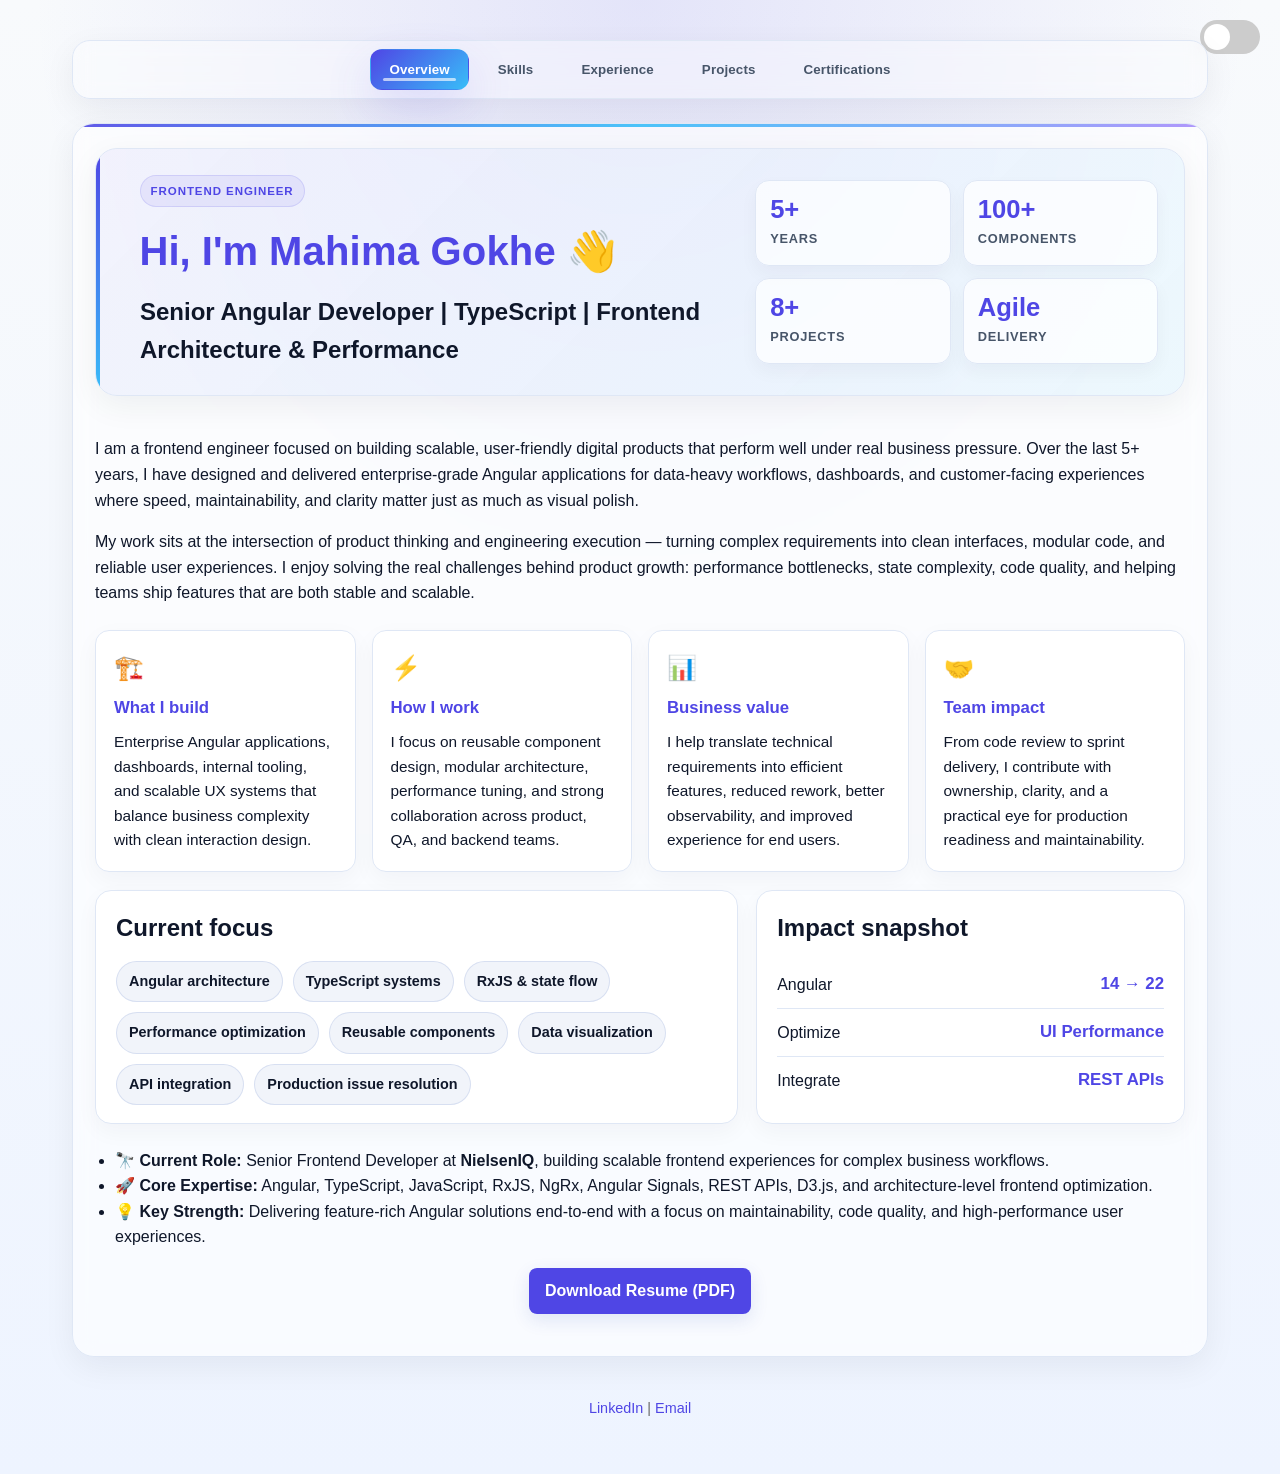
<file: index.html>
<!DOCTYPE html>
<html lang="en">

<head>
    <meta charset="UTF-8">
    <meta name="viewport" content="width=device-width, initial-scale=1.0">
    <title>Mahima Gokhe - Frontend Engineer</title>
    <style>
        :root {
            --primary-color: #0f172a;
            --secondary-color: #ffffff;
            --accent-color: #4f46e5;
            --accent-strong: #312e81;
            --accent-soft: #e0e7ff;
            --accent-cyan: #38bdf8;
            --background-color: #f4f7fb;
            --background-gradient: radial-gradient(circle at top, rgba(79, 70, 229, 0.12), transparent 38%), linear-gradient(180deg, #f8fafc 0%, #eef4ff 100%);
            --border-color: #dfe7f5;
            --header-bg: #eef2ff;
            --card-bg: #ffffff;
            --surface-soft: rgba(79, 70, 229, 0.06);
            --text-color: #0f172a;
            --muted-color: #475569;
            --shadow-soft: 0 10px 32px rgba(15, 23, 42, 0.06);
            --shadow-strong: 0 18px 48px rgba(79, 70, 229, 0.16);
        }

        body {
            font-family: -apple-system, BlinkMacSystemFont, "Segoe UI", Helvetica, Arial, sans-serif, "Apple Color Emoji", "Segoe UI Emoji";
            line-height: 1.6;
            color: var(--primary-color);
            background: var(--background-gradient);
            width: min(100%, 1200px);
            min-height: 100vh;
            margin: 0 auto;
            padding: 20px clamp(16px, 3vw, 32px) 40px;
            box-sizing: border-box;
            transition: background 0.3s ease, color 0.3s ease;
        }

        body.dark-mode {
            --primary-color: #e2e8f0;
            --secondary-color: #0b1220;
            --accent-color: #8b5cf6;
            --accent-strong: #c4b5fd;
            --accent-soft: rgba(139, 92, 246, 0.16);
            --accent-cyan: #22d3ee;
            --background-color: #020817;
            --background-gradient: radial-gradient(circle at top, rgba(139, 92, 246, 0.2), transparent 35%), linear-gradient(180deg, #020817 0%, #0b1220 100%);
            --border-color: rgba(148, 163, 184, 0.18);
            --header-bg: rgba(15, 23, 42, 0.9);
            --card-bg: rgba(15, 23, 42, 0.9);
            --surface-soft: rgba(139, 92, 246, 0.08);
            --text-color: #e2e8f0;
            --muted-color: #94a3b8;
            --shadow-soft: 0 10px 30px rgba(2, 8, 23, 0.38);
            --shadow-strong: 0 20px 48px rgba(139, 92, 246, 0.18);
        }

        h1,
        h2,
        h3 {
            border-bottom: 1px solid var(--border-color);
            padding-bottom: 10px;
        }

        h1,
        h2 {
            color: var(--accent-color);
        }

        h1 {
            font-size: 2.5em;
        }

        h2 {
            font-size: 2em;
        }

        h3 {
            font-size: 1.5em;
        }

        a {
            color: var(--accent-color);
            text-decoration: none;
            transition: color 0.3s;
        }

        a:hover {
            text-decoration: underline;
        }

        /* Intro pop animation */
        @keyframes popIn {
            0% { transform: translateY(14px) scale(.98); opacity: 0; }
            60% { transform: translateY(-6px) scale(1.02); opacity: 1; }
            100% { transform: translateY(0) scale(1); opacity: 1; }
        }

        @keyframes panelReveal {
            0% {
                opacity: 0;
                transform: translateY(18px) scale(0.985);
            }
            100% {
                opacity: 1;
                transform: translateY(0) scale(1);
            }
        }

        .name-pop, .subtitle-pop {
            display: inline-block;
            opacity: 0;
            transform: translateY(14px) scale(.98);
            will-change: transform, opacity;
        }

        .name-pop {
            animation: popIn 700ms cubic-bezier(.2,.9,.3,1) 280ms both;
            font-weight: 900;
            color: var(--accent-color);
            letter-spacing: 0.2px;
            text-shadow: 0 1px 0 rgba(0,0,0,0.02);
        }

        .subtitle-pop {
            animation: popIn 700ms cubic-bezier(.2,.9,.3,1) 620ms both;
            color: var(--primary-color);
            font-weight: 600;
        }

        @media (prefers-reduced-motion: reduce) {
            .name-pop, .subtitle-pop { animation: none; opacity: 1; transform: none; }
        }

        @media (max-width: 900px) {
            body {
                width: 100%;
                padding: 18px 14px 30px;
            }

            .theme-switch-wrapper {
                position: static;
                justify-content: flex-end;
                margin-bottom: 12px;
            }

            .tabs {
                justify-content: flex-start;
                gap: 8px;
                padding: 10px;
            }

            .tab-button {
                flex: 1 1 calc(33.333% - 8px);
                min-width: 0;
                text-align: center;
                padding: 10px 10px;
                font-size: 0.9rem;
            }

            .hero-panel {
                grid-template-columns: 1fr;
                gap: 14px;
            }

            .hero-copy {
                padding-left: 0;
            }

            .hero-stats {
                grid-template-columns: repeat(2, minmax(0, 1fr));
            }

            .projects-grid,
            .overview-focus,
            .skills-grid,
            .cert-list {
                grid-template-columns: 1fr;
                gap: 14px;
            }

            .project {
                grid-template-rows: 150px 1fr;
            }

            .project-content {
                padding: 16px 14px 14px;
            }

            .project-metrics {
                grid-template-columns: repeat(3, minmax(0, 1fr));
                gap: 6px;
                margin: 10px 0 12px;
            }

            .metric-pill {
                padding: 9px 7px;
            }

            .metric-pill small {
                font-size: 0.7rem;
            }

            .header {
                margin-bottom: 24px;
            }

            .tab-panel {
                padding: 18px 14px;
            }

            .experience-header {
                flex-direction: column;
                align-items: flex-start;
            }

            .duration-badge {
                align-self: flex-start;
            }

            .skill-card,
            .flip-front,
            .flip-back {
                min-height: 250px;
            }
        }

        @media (max-width: 560px) {
            body {
                padding: 14px 12px 24px;
            }

            .theme-switch-wrapper {
                top: 12px;
                right: 12px;
            }

            .tabs {
                gap: 6px;
                padding: 8px;
            }

            .tab-button {
                flex: 1 1 calc(50% - 6px);
                padding: 8px 8px;
                font-size: 0.82rem;
                min-height: 38px;
                border-radius: 10px;
            }

            .hero-panel {
                padding: 14px 14px 16px;
            }

            .hero-copy {
                gap: 6px;
            }

            .eyebrow {
                margin-bottom: 8px;
                padding: 5px 8px;
                font-size: 0.68rem;
            }

            .hero-panel h1 {
                margin: 0 0 6px;
                line-height: 1.2;
            }

            .hero-panel h3 {
                margin: 0;
                line-height: 1.4;
            }

            .hero-stats {
                grid-template-columns: repeat(2, minmax(0, 1fr));
                gap: 10px;
            }

            h1 {
                font-size: 1.9em;
            }

            h2 {
                font-size: 1.55em;
            }

            h3 {
                font-size: 1.18em;
            }

            .stat-card {
                padding: 12px 10px;
            }

            .focus-list {
                gap: 8px;
            }

            .focus-list li {
                font-size: 0.8rem;
            }

            .project {
                grid-template-rows: 120px 1fr;
                border-radius: 14px;
                box-shadow: 0 8px 18px rgba(15, 23, 42, 0.05);
            }

            .project-content {
                padding: 14px 12px 12px;
            }

            .project h3 {
                font-size: 1.05rem;
                margin: 0 0 6px;
            }

            .overview-card,
            .experience-item,
            .cert-item,
            .skill-card,
            .flip {
                border-radius: 14px;
                box-shadow: 0 8px 18px rgba(15, 23, 42, 0.04);
            }

            .project p {
                font-size: 0.82rem;
                line-height: 1.5;
                margin: 0 0 8px;
            }

            .project-meta {
                font-size: 0.72rem;
                padding: 5px 8px;
            }

            .project-metrics {
                grid-template-columns: 1fr;
                gap: 6px;
            }

            .project-visual {
                min-height: 110px;
                padding: 12px;
            }

            .btn-download {
                width: 100%;
                text-align: center;
            }

            .skill-card {
                height: 260px;
            }

            .flip-front,
            .flip-back {
                padding: 14px 12px 12px;
            }

            .skill-name {
                font-size: 1.05rem;
            }

            .skill-desc {
                font-size: 0.8rem;
            }
        }

        table {
            width: 100%;
            border-collapse: collapse;
        }

        th,
        td {
            border: 1px solid var(--border-color);
            padding: 8px;
            text-align: left;
            transition: background-color 0.3s;
        }

        th {
            background-color: var(--header-bg);
        }

        tr:hover td {
            background-color: var(--header-bg);
        }

        ul {
            padding-left: 20px;
        }

.header {
            text-align: center;
            margin-bottom: 40px;
        }

        .hero-panel {
            display: grid;
            grid-template-columns: 1.45fr 0.95fr;
            gap: 18px;
            align-items: stretch;
            background: linear-gradient(135deg, rgba(79, 70, 229, 0.06), rgba(56, 189, 248, 0.08));
            border: 1px solid var(--border-color);
            border-radius: 22px;
            padding: clamp(18px, 2vw, 28px);
            box-shadow: var(--shadow-soft);
            position: relative;
            overflow: hidden;
        }

        .hero-panel::before {
            content: "";
            position: absolute;
            left: 0;
            top: 0;
            bottom: 0;
            width: 4px;
            background: linear-gradient(180deg, var(--accent-color), var(--accent-cyan));
            border-radius: 12px;
        }

        .hero-copy {
            text-align: left;
            padding-left: 18px;
        }

        .eyebrow {
            display: inline-block;
            margin-bottom: 12px;
            padding: 6px 10px;
            border-radius: 999px;
            background: rgba(79, 70, 229, 0.08);
            border: 1px solid rgba(79, 70, 229, 0.14);
            color: var(--accent-color);
            font-size: 0.72rem;
            font-weight: 800;
            letter-spacing: 0.08em;
            text-transform: uppercase;
        }

        .hero-panel h1 {
            border: none;
            margin: 0 0 10px;
            padding: 0;
            text-align: left;
        }

        .hero-panel h3 {
            border: none;
            margin: 0;
            padding: 0;
            text-align: left;
        }

        .hero-stats {
            display: grid;
            grid-template-columns: repeat(2, minmax(120px, 1fr));
            gap: 12px;
            align-content: center;
        }

        .stat-card {
            background: rgba(255, 255, 255, 0.7);
            border: 1px solid var(--border-color);
            border-radius: 14px;
            padding: 16px 14px;
            display: flex;
            flex-direction: column;
            gap: 6px;
            align-items: flex-start;
            box-shadow: 0 8px 18px rgba(15, 23, 42, 0.04);
        }

        body.dark-mode .stat-card {
            background: rgba(15, 23, 42, 0.78);
        }

        .stat-number {
            font-size: clamp(1.5rem, 2vw, 2rem);
            font-weight: 800;
            color: var(--accent-color);
            line-height: 1;
        }

        .stat-label {
            font-size: 0.8rem;
            font-weight: 700;
            color: var(--muted-color);
            text-transform: uppercase;
            letter-spacing: 0.06em;
        }

        .footer {
            text-align: center;
            margin-top: 40px;
            font-size: 0.9em;
            color: #666;
        }

        .tabs {
            display: flex;
            flex-wrap: wrap;
            gap: 10px;
            margin: 20px 0 24px;
            justify-content: center;
            padding: 8px;
            background: rgba(255, 255, 255, 0.35);
            border: 1px solid var(--border-color);
            border-radius: 18px;
            backdrop-filter: blur(10px);
            box-shadow: var(--shadow-soft);
            position: relative;
        }

        .tab-button {
            position: relative;
            border: 1px solid transparent;
            background: transparent;
            color: var(--muted-color);
            padding: 12px 18px;
            border-radius: 12px;
            cursor: pointer;
            font-weight: 700;
            letter-spacing: 0.01em;
            transition: all 0.25s ease;
            overflow: hidden;
            isolation: isolate;
        }

        .tab-button::before {
            content: "";
            position: absolute;
            inset: 0;
            background: linear-gradient(135deg, rgba(79, 70, 229, 0.08), rgba(56, 189, 248, 0.08));
            opacity: 0;
            transition: opacity 0.25s ease;
            z-index: -1;
        }

        .tab-button::after {
            content: "";
            position: absolute;
            inset: auto 12px 8px 12px;
            height: 3px;
            border-radius: 10px;
            background: rgba(255, 255, 255, 0.8);
            transform: scaleX(0);
            transform-origin: center;
            transition: transform 0.25s ease;
            opacity: 0.8;
        }

        .tab-button:hover {
            color: var(--accent-color);
            border-color: rgba(79, 70, 229, 0.18);
            transform: translateY(-1px);
            box-shadow: 0 10px 20px rgba(79, 70, 229, 0.08);
        }

        .tab-button:hover::before,
        .tab-button.active::before {
            opacity: 1;
        }

        .tab-button:hover::after,
        .tab-button.active::after {
            transform: scaleX(1);
        }

        .tab-button.active {
            background: linear-gradient(135deg, var(--accent-color), var(--accent-cyan));
            border-color: transparent;
            color: var(--secondary-color);
            box-shadow: var(--shadow-strong);
        }

        .tab-button:focus-visible {
            outline: 3px solid rgba(79, 70, 229, 0.25);
            outline-offset: 2px;
        }

        .tab-panel {
            display: none;
            opacity: 0;
            transform: translateY(12px);
            transition: opacity 0.28s ease, transform 0.28s ease;
        }

        .tab-panel.active {
            display: block;
            animation: panelReveal 0.38s cubic-bezier(0.2, 0.9, 0.2, 1) both;
        }

        .theme-switch-wrapper {
            display: flex;
            align-items: center;
            position: absolute;
            top: 20px;
            right: 20px;
        }

        /* Download resume button */
        .download-resume { text-align: center; margin: 18px 0; }
        .btn-download {
            display: inline-block;
            background: var(--accent-color);
            color: var(--secondary-color);
            padding: 10px 16px;
            border-radius: 8px;
            font-weight: 700;
            text-decoration: none;
            box-shadow: 0 6px 18px rgba(30,64,175,0.12);
            transition: transform 120ms ease, box-shadow 120ms ease;
        }
        .btn-download:hover { transform: translateY(-2px); box-shadow: 0 10px 28px rgba(30,64,175,0.16); }
        body.dark-mode .btn-download { background: var(--accent-color); color: var(--primary-color); box-shadow: 0 6px 18px rgba(96,165,250,0.08); }

        .theme-switch {
            display: inline-block;
            height: 34px;
            position: relative;
            width: 60px;
        }

        .theme-switch input {
            display: none;
        }

        .slider {
            background-color: #ccc;
            bottom: 0;
            cursor: pointer;
            left: 0;
            position: absolute;
            right: 0;
            top: 0;
            transition: .4s;
        }

        .slider:before {
            background-color: #fff;
            bottom: 4px;
            content: "";
            height: 26px;
            left: 4px;
            position: absolute;
            transition: .4s;
            width: 26px;
        }

        input:checked+.slider {
            background-color: var(--accent-color);
        }

        input:checked+.slider:before {
            transform: translateX(26px);
        }

        .slider.round {
            border-radius: 34px;
        }

        .slider.round:before {
            border-radius: 50%;
        }

        .animated,
        .animated-card {
            opacity: 0;
            transform: translateY(18px);
            transition: opacity 0.45s ease-out, transform 0.45s ease-out;
        }

        .animated.visible,
        .animated-card.visible {
            opacity: 1;
            transform: translateY(0);
        }

        .animated-card {
            transition-delay: 0.05s;
        }

        .overview-card,
        .project,
        .skill-card,
        .experience-item,
        .cert-item {
            animation: none;
        }

        .tab-panel {
            position: relative;
            overflow: hidden;
            background: rgba(255, 255, 255, 0.62);
            border: 1px solid var(--border-color);
            border-radius: 22px;
            padding: 24px 22px;
            box-shadow: var(--shadow-soft);
            backdrop-filter: blur(10px);
        }

        body.dark-mode .tab-panel {
            background: rgba(15, 23, 42, 0.8);
        }

        .tab-panel::before {
            content: "";
            position: absolute;
            inset: 0 auto auto 0;
            width: 100%;
            height: 3px;
            background: linear-gradient(90deg, var(--accent-color), var(--accent-cyan), #a78bfa);
            opacity: 0.9;
        }

        .projects-grid {
            display: grid;
            grid-template-columns: repeat(auto-fit, minmax(280px, 1fr));
            gap: 18px;
        }

        .projects-intro {
            display: flex;
            align-items: flex-end;
            justify-content: space-between;
            gap: 18px;
            margin: 4px 0 20px;
        }

        .projects-intro p {
            max-width: 570px;
            margin: 0;
            color: var(--muted-color);
        }

        .project-filters {
            display: flex;
            flex-wrap: wrap;
            gap: 7px;
            justify-content: flex-end;
        }

        .project-filter {
            border: 1px solid var(--border-color);
            border-radius: 999px;
            background: var(--card-bg);
            color: var(--muted-color);
            cursor: pointer;
            font: inherit;
            font-size: 0.78rem;
            font-weight: 700;
            padding: 7px 11px;
            transition: color 0.2s ease, background 0.2s ease, border-color 0.2s ease, transform 0.2s ease;
        }

        .project-filter:hover,
        .project-filter.active {
            color: var(--secondary-color);
            background: var(--accent-color);
            border-color: var(--accent-color);
            transform: translateY(-1px);
        }

        .project.is-hidden {
            display: none;
        }

        .project {
            display: grid;
            grid-template-rows: 170px 1fr;
            margin-bottom: 0;
            border-radius: 18px;
            overflow: hidden;
            background: var(--card-bg);
            border: 1px solid var(--border-color);
            box-shadow: 0 10px 22px rgba(15, 23, 42, 0.04);
            transition: transform 0.22s ease, box-shadow 0.22s ease, border-color 0.22s ease;
        }

        .project:hover {
            transform: translateY(-4px);
            box-shadow: 0 18px 32px rgba(15, 23, 42, 0.08);
            border-color: rgba(79, 70, 229, 0.2);
        }

        .project.featured {
            grid-column: span 2;
            grid-template-columns: minmax(220px, 0.85fr) minmax(0, 1.15fr);
            grid-template-rows: 1fr;
        }

        .project.featured .project-visual {
            min-height: 280px;
        }

        .project-visual {
            position: relative;
            display: flex;
            align-items: flex-end;
            padding: 18px;
            overflow: hidden;
            background: linear-gradient(135deg, rgba(79, 70, 229, 0.9), rgba(56, 189, 248, 0.75));
        }

        .project-visual::before,
        .project-visual::after {
            content: "";
            position: absolute;
            inset: auto 16px 16px 16px;
            height: 56%;
            border-radius: 12px;
            background: rgba(255, 255, 255, 0.15);
            border: 1px solid rgba(255, 255, 255, 0.2);
            backdrop-filter: blur(2px);
        }

        .project-visual::after {
            inset: 18px 20px auto auto;
            width: 90px;
            height: 18px;
            border-radius: 999px;
            background: rgba(255, 255, 255, 0.18);
        }

        .project-visual.visual-dashboard {
            background: linear-gradient(135deg, rgba(30, 64, 175, 0.88), rgba(59, 130, 246, 0.72));
        }

        .project-visual.visual-weather {
            background: linear-gradient(135deg, rgba(14, 116, 144, 0.9), rgba(34, 211, 238, 0.7));
        }

        .project-visual.visual-expense {
            background: linear-gradient(135deg, rgba(124, 58, 237, 0.9), rgba(168, 85, 247, 0.72));
        }

        .project-visual.visual-chai {
            background: linear-gradient(135deg, #7c2d12, #f59e0b 58%, #fde68a);
        }

        .project-visual.visual-moodflow {
            background: linear-gradient(135deg, #0f766e, #14b8a6 58%, #99f6e4);
        }

        /* .project-visual.visual-autovera {
            background: linear-gradient(135deg, #15181d, #8a5726 58%, #e3a968);
        } */

        .project-visual .visual-mark {
            position: absolute;
            top: 26px;
            right: 26px;
            z-index: 1;
            font-size: clamp(3rem, 8vw, 5.4rem);
            filter: drop-shadow(0 8px 12px rgba(15, 23, 42, 0.18));
            transition: transform 0.35s ease;
        }

        .project:hover .visual-mark {
            transform: rotate(-8deg) scale(1.08);
        }

        .project-visual.visual-feast {
            background: linear-gradient(180deg, rgba(11,11,11,0.3), rgba(11,11,11,0.3)), url('feast-immersive/thumbnail.jpg');
            background-size: cover;
            background-position: center center;
            color: #fff;
        }

        .project-visual span {
            position: relative;
            z-index: 1;
            display: inline-block;
            padding: 7px 10px;
            border-radius: 999px;
            background: rgba(255, 255, 255, 0.16);
            border: 1px solid rgba(255, 255, 255, 0.22);
            color: #fff;
            font-size: 0.74rem;
            font-weight: 700;
            letter-spacing: 0.04em;
            text-transform: uppercase;
        }

        .project-content {
            padding: 18px 18px 16px;
        }

        .project h3 {
            border-bottom: none;
            margin-bottom: 5px;
            padding-bottom: 0;
        }

        .project-meta {
            display: inline-block;
            background: rgba(30, 64, 175, 0.08);
            border: 1px solid rgba(30, 64, 175, 0.14);
            border-radius: 999px;
            padding: 6px 10px;
            margin-bottom: 8px;
            font-size: 0.8rem;
            font-weight: 700;
            color: var(--accent-color);
        }

        .project-metrics {
            display: grid;
            grid-template-columns: repeat(3, minmax(0, 1fr));
            gap: 8px;
            margin: 12px 0 14px;
        }

        .project-actions {
            display: flex;
            flex-wrap: wrap;
            gap: 8px;
            margin-top: 14px;
        }

        .project-actions a {
            display: inline-flex;
            align-items: center;
            gap: 6px;
            border-radius: 8px;
            padding: 8px 11px;
            background: var(--surface-soft);
            border: 1px solid var(--border-color);
            font-size: 0.8rem;
            font-weight: 800;
            transition: transform 0.2s ease, background 0.2s ease;
        }

        .project-actions a:first-child {
            color: var(--secondary-color);
            background: var(--accent-color);
            border-color: var(--accent-color);
        }

        .project-actions a:hover {
            transform: translateY(-2px);
            text-decoration: none;
            background: var(--accent-strong);
        }

        @media (max-width: 900px) {
            .projects-intro { align-items: flex-start; flex-direction: column; }
            .project-filters { justify-content: flex-start; }
            .project.featured { grid-column: span 1; grid-template-columns: 1fr; grid-template-rows: 170px 1fr; }
            .project.featured .project-visual { min-height: 0; }
        }

        .metric-pill {
            display: flex;
            flex-direction: column;
            gap: 4px;
            padding: 10px 8px;
            border-radius: 12px;
            background: linear-gradient(180deg, rgba(79, 70, 229, 0.06), rgba(255,255,255,0.02));
            border: 1px solid rgba(79, 70, 229, 0.12);
        }

        .metric-pill strong {
            font-size: 0.62rem;
            letter-spacing: 0.08em;
            text-transform: uppercase;
            color: var(--accent-color);
        }

        .metric-pill small {
            font-size: 0.76rem;
            color: var(--muted-color);
            line-height: 1.45;
        }

        .section-header {
            display: flex;
            align-items: center;
            justify-content: space-between;
            gap: 12px;
            margin-bottom: 18px;
        }

        .section-header .section-kicker {
            display: inline-block;
            background: rgba(30, 64, 175, 0.08);
            color: var(--accent-color);
            border: 1px solid rgba(30, 64, 175, 0.12);
            border-radius: 999px;
            padding: 6px 10px;
            font-size: 0.75rem;
            font-weight: 700;
            letter-spacing: 0.04em;
            text-transform: uppercase;
        }

        .overview-grid {
            display: grid;
            grid-template-columns: repeat(auto-fit, minmax(220px, 1fr));
            gap: 16px;
            margin: 24px 0 18px;
        }

        .overview-card {
            background: var(--card-bg);
            border: 1px solid var(--border-color);
            border-radius: 14px;
            padding: 18px;
            box-shadow: 0 8px 24px rgba(15, 23, 42, 0.04);
            transition: transform 0.25s ease, box-shadow 0.25s ease, border-color 0.25s ease;
        }

        .overview-card:hover {
            transform: translateY(-4px);
            border-color: rgba(30, 64, 175, 0.25);
            box-shadow: 0 12px 28px rgba(15, 23, 42, 0.08);
        }

        .overview-card .card-icon {
            font-size: 1.5rem;
            margin-bottom: 8px;
            display: inline-block;
        }

        .overview-card h4 {
            margin: 0 0 8px;
            border: none;
            padding: 0;
            color: var(--accent-color);
            font-size: 1.05rem;
        }

        .overview-card p {
            margin: 0;
            font-size: 0.96rem;
        }

        .overview-focus {
            display: grid;
            grid-template-columns: 1.2fr 0.8fr;
            gap: 18px;
            margin: 18px 0 24px;
        }

        .focus-panel,
        .impact-panel {
            background: var(--card-bg);
            border: 1px solid var(--border-color);
            border-radius: 16px;
            padding: 18px 20px;
            box-shadow: 0 8px 22px rgba(15, 23, 42, 0.04);
        }

        .focus-panel h3,
        .impact-panel h3 {
            border-bottom: none;
            margin: 0 0 14px;
            padding: 0;
        }

        .focus-list {
            display: flex;
            flex-wrap: wrap;
            gap: 10px;
            list-style: none;
            padding: 0;
            margin: 0;
        }

        .focus-list li {
            background: rgba(30, 64, 175, 0.06);
            border: 1px solid rgba(30, 64, 175, 0.12);
            color: var(--primary-color);
            border-radius: 999px;
            padding: 8px 12px;
            font-size: 0.9rem;
            font-weight: 600;
        }

        .impact-panel .mini-stat {
            display: flex;
            align-items: center;
            justify-content: space-between;
            padding: 10px 0;
            border-bottom: 1px solid var(--border-color);
        }

        .impact-panel .mini-stat:last-child {
            border-bottom: none;
        }

        .mini-stat strong {
            font-size: 1.05rem;
            color: var(--accent-color);
        }

        .profile-intro {
            margin-bottom: 18px;
        }

        @media (max-width: 768px) {
            .overview-focus {
                grid-template-columns: 1fr;
            }
        }
        
        /* Skills grid (flip cards) */
        .skills-grid {
            display: grid;
            grid-template-columns: repeat(auto-fit, minmax(260px, 1fr));
            gap: 18px;
            margin-top: 12px;
            align-items: stretch;
        }

        .skill-card {
            position: relative;
            height: 290px;
            border-radius: 16px;
            overflow: hidden;
            transition: transform 220ms ease, box-shadow 220ms ease;
        }

        .skill-card:hover {
            transform: translateY(-3px);
            box-shadow: 0 12px 26px rgba(30, 64, 175, 0.08);
        }

        .flip {
            position: relative;
            width: 100%;
            height: 100%;
            overflow: hidden;
            border-radius: 16px;
            border: 1px solid var(--border-color);
            background: var(--card-bg);
            box-shadow: 0 10px 24px rgba(15, 23, 42, 0.04);
        }

        .flip-front,
        .flip-back {
            position: absolute;
            inset: 0;
            width: 100%;
            height: 100%;
            box-sizing: border-box;
            transition: transform 0.38s ease, opacity 0.38s ease, visibility 0.38s ease;
        }

        .flip-front {
            display: flex;
            flex-direction: column;
            justify-content: space-between;
            align-items: flex-start;
            padding: 18px 18px 16px;
            background: linear-gradient(180deg, rgba(30, 64, 175, 0.05), rgba(255,255,255,0.02));
            color: var(--text-color, #222);
            opacity: 1;
            visibility: visible;
        }

        .flip-back {
            display: flex;
            align-items: flex-start;
            justify-content: flex-start;
            padding: 18px 18px 12px;
            opacity: 0;
            visibility: hidden;
            transform: translateY(105%);
            background: linear-gradient(180deg, rgba(15, 23, 42, 0.04), rgba(30, 64, 175, 0.08));
            overflow-y: auto;
            overflow-x: hidden;
            scroll-behavior: smooth;
            scroll-padding-top: 12px;
        }

        .flip-back > div {
            width: 100%;
            min-height: 100%;
        }

        .flip.is-flipped .flip-front {
            opacity: 0;
            visibility: hidden;
            transform: translateY(-8px);
        }

        .flip.is-flipped .flip-back {
            opacity: 1;
            visibility: visible;
            transform: translateY(0);
        }

        .skill-name {
            font-weight: 800;
            color: var(--accent-color);
            margin-bottom: 10px;
            font-size: 18px;
            line-height: 1.3;
        }

        .skill-desc {
            font-size: 14px;
            color: var(--primary-color);
            margin-bottom: 8px;
            max-width: 100%;
            line-height: 1.6;
        }

        .skill-topline {
            width: 42px;
            height: 4px;
            border-radius: 999px;
            background: linear-gradient(90deg, var(--accent-color), #93c5fd);
            margin-bottom: 14px;
        }

        .flip-toggle {
            align-self: flex-start;
            margin-top: 18px;
            background: rgba(30, 64, 175, 0.08);
            border: 1px solid rgba(30, 64, 175, 0.18);
            color: var(--accent-color);
            padding: 8px 12px;
            border-radius: 999px;
            font-weight: 700;
            cursor: pointer;
            transition: all 0.2s ease;
        }

        .flip-toggle:hover {
            background: rgba(30, 64, 175, 0.12);
            transform: translateY(-1px);
        }

        .tag-list {
            display:flex;
            flex-wrap:wrap;
            gap:8px 10px;
            justify-content:flex-start;
            align-items:flex-start;
            width:100%;
            box-sizing: border-box;
        }

        .tag {
            padding:7px 10px;
            border-radius:999px;
            background: rgba(79, 70, 229, 0.06);
            color: var(--primary-color);
            font-weight:600;
            font-size:13px;
            border:1px solid rgba(79, 70, 229, 0.12);
            white-space: normal;
            word-break: break-word;
            text-align:center;
            max-width: 100%;
        }

        /* .tag-list .tag:first-child,
        .tag.featured,
        .tag.primary {
            background: rgba(79, 70, 229, 0.12);
            color: var(--primary-color);
            border-color: rgba(79, 70, 229, 0.2);
            box-shadow: 0 8px 18px rgba(79, 70, 229, 0.08);
            font-weight: 700;
        } */

        .experience-stack {
            display: grid;
            gap: 18px;
        }

        .experience-item,
        .cert-item {
            position: relative;
            border: 1px solid var(--border-color);
            border-radius: 16px;
            background: linear-gradient(180deg, rgba(30,64,175,0.02), rgba(255,255,255,0.02));
            padding: 18px 18px 16px 18px;
            box-shadow: 0 10px 22px rgba(15, 23, 42, 0.04);
            transition: transform 0.22s ease, box-shadow 0.22s ease;
        }

        .experience-item:hover,
        .cert-item:hover {
            transform: translateY(-3px);
            box-shadow: 0 16px 28px rgba(15, 23, 42, 0.07);
        }

        .experience-header {
            display: flex;
            justify-content: space-between;
            align-items: flex-start;
            gap: 12px;
            margin-bottom: 8px;
        }

        .experience-role {
            margin: 0;
            border: none;
            padding: 0;
            font-size: 1.25rem;
        }

        .duration-badge {
            background: rgba(30, 64, 175, 0.08);
            color: var(--accent-color);
            border: 1px solid rgba(30, 64, 175, 0.12);
            border-radius: 999px;
            padding: 6px 10px;
            font-size: 0.76rem;
            font-weight: 700;
            white-space: nowrap;
        }

        .cert-list {
            display: grid;
            gap: 16px;
        }

        .cert-item {
            display: flex;
            gap: 14px;
            align-items: flex-start;
        }

        .cert-badge {
            width: 42px;
            height: 42px;
            border-radius: 12px;
            display: grid;
            place-items: center;
            background: linear-gradient(135deg, var(--accent-color), #7c3aed);
            color: white;
            font-size: 1.1rem;
            box-shadow: 0 10px 20px rgba(30, 64, 175, 0.18);
            flex-shrink: 0;
        }

        .progress { height:8px; background:rgba(0,0,0,0.06); border-radius:8px; overflow:hidden; margin-top:10px; }
        .progress > i { display:block; height:100%; background:linear-gradient(90deg,var(--accent-color),#9966CC); }

        .flip-toggle { position:absolute; bottom:10px; right:10px; background:transparent; border:none; color:var(--accent-color); cursor:pointer; font-weight:700; padding:6px; border-radius:6px; }

        /* Dark mode tweaks */
        body.dark-mode .flip-front { background: linear-gradient(180deg, rgba(153,102,204,0.04), rgba(26,26,26,0.02)); border-color:#333; }
        body.dark-mode .flip-back { background: linear-gradient(180deg, rgba(26,26,26,0.02), rgba(153,102,204,0.04)); border-color:#3a2a4d; }
        /* Ensure tags and skill text are light-colored in dark mode */
        body.dark-mode .tag,
        body.dark-mode .tag.primary,
        body.dark-mode .skill-desc {
            color: var(--primary-color) !important;
        }
        body.dark-mode .tag,
        body.dark-mode .tag.primary { border-color: rgba(255,255,255,0.12) !important; }
    </style>
</head>

<body>
    <div class="theme-switch-wrapper">
        <label class="theme-switch" for="checkbox">
            <input type="checkbox" id="checkbox" />
            <div class="slider round"></div>
        </label>
    </div>

    <div class="tabs" role="tablist" aria-label="Profile sections">
        <button class="tab-button active" type="button" data-tab="overview" role="tab" aria-selected="true" aria-controls="overview-panel" id="overview-tab">Overview</button>
        <button class="tab-button" type="button" data-tab="skills" role="tab" aria-selected="false" aria-controls="skills-panel" id="skills-tab">Skills</button>
        <button class="tab-button" type="button" data-tab="experience" role="tab" aria-selected="false" aria-controls="experience-panel" id="experience-tab">Experience</button>
        <button class="tab-button" type="button" data-tab="projects" role="tab" aria-selected="false" aria-controls="projects-panel" id="projects-tab">Projects</button>
        <button class="tab-button" type="button" data-tab="certifications" role="tab" aria-selected="false" aria-controls="certifications-panel" id="certifications-tab">Certifications</button>
    </div>

    <section class="tab-panel active animated" id="overview-panel" role="tabpanel" aria-labelledby="overview-tab">
        <div class="header animated">
            <div class="hero-panel">
                <div class="hero-copy">
                    <div class="eyebrow">Frontend Engineer</div>
                    <h1>Hi, I'm <span class="name-pop">Mahima Gokhe</span> 👋</h1>
                    <h3><span class="subtitle-pop">Senior Angular Developer | TypeScript | Frontend Architecture & Performance</span></h3>
                </div>

                <div class="hero-stats" aria-label="Career highlights">
                    <div class="stat-card">
                        <span class="stat-number">5+</span>
                        <span class="stat-label">Years</span>
                    </div>
                    <div class="stat-card">
                        <span class="stat-number">100+</span>
                        <span class="stat-label">Components</span>
                    </div>
                    <div class="stat-card">
                        <span class="stat-number">8+</span>
                        <span class="stat-label">Projects</span>
                    </div>
                    <div class="stat-card">
                        <span class="stat-number">Agile</span>
                        <span class="stat-label">Delivery</span>
                    </div>
                </div>
            </div>
        </div>

        <div class="profile-intro animated">
            <p>
                I am a frontend engineer focused on building scalable, user-friendly digital products that perform well under real business pressure.
                Over the last 5+ years, I have designed and delivered enterprise-grade Angular applications for data-heavy workflows, dashboards,
                and customer-facing experiences where speed, maintainability, and clarity matter just as much as visual polish.
            </p>
            <p>
                My work sits at the intersection of product thinking and engineering execution — turning complex requirements into clean interfaces,
                modular code, and reliable user experiences. I enjoy solving the real challenges behind product growth: performance bottlenecks,
                state complexity, code quality, and helping teams ship features that are both stable and scalable.
            </p>
        </div>

        <div class="overview-grid animated">
            <div class="overview-card">
                <span class="card-icon">🏗️</span>
                <h4>What I build</h4>
                <p>Enterprise Angular applications, dashboards, internal tooling, and scalable UX systems that balance business complexity with clean interaction design.</p>
            </div>
            <div class="overview-card">
                <span class="card-icon">⚡</span>
                <h4>How I work</h4>
                <p>I focus on reusable component design, modular architecture, performance tuning, and strong collaboration across product, QA, and backend teams.</p>
            </div>
            <div class="overview-card">
                <span class="card-icon">📊</span>
                <h4>Business value</h4>
                <p>I help translate technical requirements into efficient features, reduced rework, better observability, and improved experience for end users.</p>
            </div>
            <div class="overview-card">
                <span class="card-icon">🤝</span>
                <h4>Team impact</h4>
                <p>From code review to sprint delivery, I contribute with ownership, clarity, and a practical eye for production readiness and maintainability.</p>
            </div>
        </div>

        <div class="overview-focus animated">
            <div class="focus-panel">
                <h3>Current focus</h3>
                <ul class="focus-list">
                    <li>Angular architecture</li>
                    <li>TypeScript systems</li>
                    <li>RxJS & state flow</li>
                    <li>Performance optimization</li>
                    <li>Reusable components</li>
                    <li>Data visualization</li>
                    <li>API integration</li>
                    <li>Production issue resolution</li>
                </ul>
            </div>

            <div class="impact-panel">
                <h3>Impact snapshot</h3>
                <div class="mini-stat">
                    <span>Angular</span>
                    <strong>14 → 22</strong>
                </div>
                <div class="mini-stat">
        <span>Optimize</span>
        <strong>UI Performance</strong>
    </div>

    <div class="mini-stat">
        <span>Integrate</span>
        <strong>REST APIs</strong>
    </div>
            </div>
        </div>

        <ul class="animated">
            <li>🔭 <strong>Current Role:</strong> Senior Frontend Developer at <strong>NielsenIQ</strong>, building scalable frontend experiences for complex business workflows.</li>
            <li>🚀 <strong>Core Expertise:</strong> Angular, TypeScript, JavaScript, RxJS, NgRx, Angular Signals, REST APIs, D3.js, and architecture-level frontend optimization.</li>
            <li>💡 <strong>Key Strength:</strong> Delivering feature-rich Angular solutions end-to-end with a focus on maintainability, code quality, and high-performance user experiences.</li>
        </ul>

        <div class="download-resume animated">
            <a class="btn-download" href="Mahima_5yrs_Angular_Developer.pdf" download="Mahima_Gokhe_Resume.pdf" aria-label="Download Mahima Gokhe resume">Download Resume (PDF)</a>
        </div>
    </section>

    <section class="tab-panel" id="skills-panel" role="tabpanel" aria-labelledby="skills-tab">
        <div class="animated">
            <h2>🛠 Technical Skills</h2>

            <div class="skills-grid">
                <div class="skill-card">
                    <div class="flip" role="group" aria-label="Frontend skill card">
                        <div class="flip-front">
                            <div>
                                <div class="skill-topline"></div>
                                <div class="skill-name">Frontend</div>
                                <div class="skill-desc">Modern Angular UI engineering with type-safe, scalable frontend development.</div>
                            </div>
                            <button class="flip-toggle" aria-pressed="false" tabindex="0">View details <span aria-hidden="true">→</span></button>
                        </div>

                        <div class="flip-back" aria-hidden="true">
                            <div>
                                <div style="text-align:center;margin-bottom:10px;font-weight:700;color:var(--accent-color)">Frontend — Tech</div>
                                <div class="tag-list" aria-hidden="false">
                                    <span class="tag">Angular (14, 17, 19)</span>
                                    <span class="tag">TypeScript</span>
                                    <span class="tag">JavaScript</span>
                                    <span class="tag">HTML5</span>
                                    <span class="tag">CSS3</span>
                                    <span class="tag">SCSS</span>
                                    <span class="tag">Angular Signals</span>
                                    <span class="tag">Reactive Forms</span>
                                    <span class="tag">Angular Router</span>
                                </div>
                            </div>
                        </div>
                    </div>
                </div>

                <div class="skill-card">
                    <div class="flip" role="group" aria-label="Architecture & Performance skill card">
                        <div class="flip-front">
                            <div>
                                <div class="skill-topline"></div>
                                <div class="skill-name">Architecture & Performance</div>
                                <div class="skill-desc">Scalable Angular architecture, optimization, and maintainable UI systems.</div>
                            </div>
                            <button class="flip-toggle" aria-pressed="false" tabindex="0">View details <span aria-hidden="true">→</span></button>
                        </div>

                        <div class="flip-back" aria-hidden="true">
                            <div>
                                <div style="text-align:center;margin-bottom:10px;font-weight:700;color:var(--accent-color)">Architecture & Performance — Tech</div>
                                <div class="tag-list">
                                    <span class="tag">Component-Based Architecture</span>
                                    <span class="tag">Reusable Components</span>
                                    <span class="tag">Lazy Loading</span>
                                    <span class="tag">OnPush Change Detection</span>
                                    <span class="tag">Change Detection Optimization</span>
                                    <span class="tag">Code Splitting</span>
                                    <span class="tag">Tree Shaking</span>
                                    <span class="tag">Bundle Optimization</span>
                                    <span class="tag">Responsive Design</span>
                                    <span class="tag">Cross-Browser Compatibility</span>
                                </div>
                            </div>
                        </div>
                    </div>
                </div>

                <div class="skill-card">
                    <div class="flip" role="group" aria-label="RxJS & State Management skill card">
                        <div class="flip-front">
                            <div>
                                <div class="skill-topline"></div>
                                <div class="skill-name">RxJS & State Management</div>
                                <div class="skill-desc">Reactive programming and async state flows for complex data-driven applications.</div>
                            </div>
                            <button class="flip-toggle" aria-pressed="false" tabindex="0">View details <span aria-hidden="true">→</span></button>
                        </div>

                        <div class="flip-back" aria-hidden="true">
                            <div>
                                <div style="text-align:center;margin-bottom:10px;font-weight:700;color:var(--accent-color)">RxJS & State Management — Tech</div>
                                <div class="tag-list">
                                    <span class="tag">Observables</span>
                                    <span class="tag">Subjects</span>
                                    <span class="tag">BehaviorSubject</span>
                                    <span class="tag">RxJS Operators</span>
                                    <span class="tag">Reactive Programming</span>
                                    <span class="tag">Asynchronous Programming</span>
                                    <span class="tag">State Management</span>
                                    <span class="tag">NgRx Store</span>
                                    <span class="tag">Actions</span>
                                    <span class="tag">Reducers</span>
                                    <span class="tag">Selectors</span>
                                    <span class="tag">Effects</span>
                                </div>
                            </div>
                        </div>
                    </div>
                </div>

                <div class="skill-card">
                    <div class="flip" role="group" aria-label="API integration skill card">
                        <div class="flip-front">
                            <div>
                                <div class="skill-topline"></div>
                                <div class="skill-name">API & Integration</div>
                                <div class="skill-desc">RESTful services, backend integration, auth flows, and resilient API handling.</div>
                            </div>
                            <button class="flip-toggle" aria-pressed="false" tabindex="0">View details <span aria-hidden="true">→</span></button>
                        </div>

                        <div class="flip-back" aria-hidden="true">
                            <div>
                                <div style="text-align:center;margin-bottom:10px;font-weight:700;color:var(--accent-color)">API & Integration — Tech</div>
                                <div class="tag-list">
                                    <span class="tag">REST APIs</span>
                                    <span class="tag">Angular HttpClient</span>
                                    <span class="tag">HTTP Interceptors</span>
                                    <span class="tag">Authentication</span>
                                    <span class="tag">Authorization</span>
                                    <span class="tag">API Error Handling</span>
                                    <span class="tag">Microservices Integration</span>
                                    <span class="tag">Postman</span>
                                </div>
                            </div>
                        </div>
                    </div>
                </div>

                <div class="skill-card">
                    <div class="flip" role="group" aria-label="Data visualization skill card">
                        <div class="flip-front">
                            <div>
                                <div class="skill-topline"></div>
                                <div class="skill-name">Data Visualization</div>
                                <div class="skill-desc">Interactive dashboards and data-driven UI experiences for enterprise analytics.</div>
                            </div>
                            <button class="flip-toggle" aria-pressed="false" tabindex="0">View details <span aria-hidden="true">→</span></button>
                        </div>

                        <div class="flip-back" aria-hidden="true">
                            <div>
                                <div style="text-align:center;margin-bottom:10px;font-weight:700;color:var(--accent-color)">Data Visualization — Tech</div>
                                <div class="tag-list">
                                    <span class="tag">D3.js</span>
                                    <span class="tag">Interactive Dashboards</span>
                                    <span class="tag">Data Visualization</span>
                                    <span class="tag">Data-Driven UI</span>
                                </div>
                            </div>
                        </div>
                    </div>
                </div>

                <div class="skill-card">
                    <div class="flip" role="group" aria-label="Testing & Quality skill card">
                        <div class="flip-front">
                            <div>
                                <div class="skill-topline"></div>
                                <div class="skill-name">Testing & Quality</div>
                                <div class="skill-desc">Unit and component testing for reliable, production-ready Angular applications.</div>
                            </div>
                            <button class="flip-toggle" aria-pressed="false" tabindex="0">View details <span aria-hidden="true">→</span></button>
                        </div>

                        <div class="flip-back" aria-hidden="true">
                            <div>
                                <div style="text-align:center;margin-bottom:10px;font-weight:700;color:var(--accent-color)">Testing — Tech</div>
                                <div class="tag-list">
                                    <span class="tag">Jasmine</span>
                                    <span class="tag">Karma</span>
                                    <span class="tag">Unit Testing</span>
                                    <span class="tag">Component Testing</span>
                                    <span class="tag">Testable Architecture</span>
                                    <span class="tag">Code Review</span>
                                </div>
                            </div>
                        </div>
                    </div>
                </div>

                <div class="skill-card">
                    <div class="flip" role="group" aria-label="Backend & data skill card">
                        <div class="flip-front">
                            <div>
                                <div class="skill-topline"></div>
                                <div class="skill-name">Backend, DB & Cloud</div>
                                <div class="skill-desc">Java backend awareness, SQL data work, and cloud deployment fundamentals.</div>
                            </div>
                            <button class="flip-toggle" aria-pressed="false" tabindex="0">View details <span aria-hidden="true">→</span></button>
                        </div>

                        <div class="flip-back" aria-hidden="true">
                            <div>
                                <div style="text-align:center;margin-bottom:10px;font-weight:700;color:var(--accent-color)">Backend, Databases & Cloud — Tech</div>
                                <div class="tag-list">
                                    <span class="tag">Java</span>
                                    <span class="tag">Spring Boot</span>
                                    <span class="tag">Hibernate/JPA</span>
                                    <span class="tag">JDBC</span>
                                    <span class="tag">RESTful Services</span>
                                    <span class="tag">Microservices</span>
                                    <span class="tag">SQL</span>
                                    <span class="tag">MySQL</span>
                                    <span class="tag">PostgreSQL</span>
                                    <span class="tag">MongoDB</span>
                                    <span class="tag">AWS</span>
                                    <span class="tag">ECS</span>
                                    <span class="tag">S3</span>
                                    <span class="tag">Docker</span>
                                    <span class="tag">Jenkins</span>
                                    <span class="tag">GitHub Actions</span>
                                    <span class="tag">CI/CD</span>
                                </div>
                            </div>
                        </div>
                    </div>
                </div>

                <div class="skill-card">
                    <div class="flip" role="group" aria-label="AI and tooling skill card">
                        <div class="flip-front">
                            <div>
                                <div class="skill-topline"></div>
                                <div class="skill-name">AI & Productivity</div>
                                <div class="skill-desc">Developer productivity improvements with AI and modern collaboration tooling.</div>
                            </div>
                            <button class="flip-toggle" aria-pressed="false" tabindex="0">View details <span aria-hidden="true">→</span></button>
                        </div>

                        <div class="flip-back" aria-hidden="true">
                            <div>
                                <div style="text-align:center;margin-bottom:10px;font-weight:700;color:var(--accent-color)">AI & Tools — Tech</div>
                                <div class="tag-list">
                                    <span class="tag">Generative AI</span>
                                    <span class="tag">Prompt Engineering</span>
                                    <span class="tag">GitHub Copilot</span>
                                    <span class="tag">AI-Assisted Development</span>
                                    <span class="tag">Git</span>
                                    <span class="tag">GitHub</span>
                                    <span class="tag">Bitbucket</span>
                                    <span class="tag">Jira</span>
                                    <span class="tag">Confluence</span>
                                    <span class="tag">VS Code</span>
                                    <span class="tag">npm</span>
                                    <span class="tag">Angular CLI</span>
                                    <span class="tag">Datadog</span>
                                    <span class="tag">Coralogix</span>
                                </div>
                            </div>
                        </div>
                    </div>
                </div>

                <div class="skill-card">
                    <div class="flip" role="group" aria-label="Methodology skill card">
                        <div class="flip-front">
                            <div>
                                <div class="skill-topline"></div>
                                <div class="skill-name">Methodologies</div>
                                <div class="skill-desc">Agile delivery, code quality review, and SDLC execution in team environments.</div>
                            </div>
                            <button class="flip-toggle" aria-pressed="false" tabindex="0">View details <span aria-hidden="true">→</span></button>
                        </div>

                        <div class="flip-back" aria-hidden="true">
                            <div>
                                <div style="text-align:center;margin-bottom:10px;font-weight:700;color:var(--accent-color)">Methodologies — Tech</div>
                                <div class="tag-list">
                                    <span class="tag">Agile</span>
                                    <span class="tag">Scrum</span>
                                    <span class="tag">SDLC</span>
                                    <span class="tag">Code Review</span>
                                    <span class="tag">Continuous Integration</span>
                                    <span class="tag">Continuous Delivery</span>
                                </div>
                            </div>
                        </div>
                    </div>
                </div>
            </div>
        </div>

        <div class="animated">
            <h2>🤝 Soft Skills</h2>
            <div class="tag-list" style="margin-top:12px;">
                <span class="tag">Leadership</span>
                <span class="tag">Ownership</span>
                <span class="tag">End-to-end Feature Ownership</span>
                <span class="tag">Mentoring</span>
                <span class="tag">Accountability</span>
                <span class="tag">Cross-Functional Collaboration</span>
                <span class="tag">Communication</span>
                <span class="tag">Requirement Analysis</span>
                <span class="tag">Stakeholder Interaction</span>
                <span class="tag">Problem Solving</span>
                <span class="tag">Debugging</span>
                <span class="tag">Analytical Thinking</span>
                <span class="tag">Performance Troubleshooting</span>
                <span class="tag">Time Management</span>
                <span class="tag">Adaptability</span>
                <span class="tag">Attention to Detail</span>
            </div>
        </div>
    </section>

    <section class="tab-panel" id="experience-panel" role="tabpanel" aria-labelledby="experience-tab">
        <div class="animated">
            <div class="section-header">
                <h2>💼 Professional Experience</h2>
                <span class="section-kicker">Career Journey</span>
            </div>

            <div class="experience-stack">
                <article class="experience-item">
                    <div class="experience-header">
                        <h3 class="experience-role"><strong>NielsenIQ (NIQ)</strong> | Senior Frontend Developer</h3>
                        <span class="duration-badge">Sep 2025 – Present</span>
                    </div>
                    <ul>
                        <li>Develop and deliver scalable frontend features for NIQ Discover, an enterprise data visualization platform, using Angular, TypeScript, RxJS, Angular Signals, HTML5, CSS3, and SCSS.</li>
                        <li>Design and develop 20+ reusable Angular components for enterprise workflows, improving UI consistency and reducing duplicate development effort across application features.</li>
                        <li>Build responsive and data-driven user interfaces for complex business workflows and interactive visualization experiences, ensuring usability and cross-browser compatibility.</li>
                        <li>Optimize data-intensive Angular screens using OnPush change detection, lazy loading, RxJS optimization, and rendering techniques, reducing unnecessary UI updates and improving application responsiveness.</li>
                        <li>Integrate Angular applications with RESTful backend services using Angular HttpClient, HTTP Interceptors, asynchronous programming, authentication and authorization, and structured API error handling.</li>
                        <li>Apply RxJS and reactive programming patterns to manage asynchronous data streams, API calls, subscriptions, and complex frontend workflows while minimizing unnecessary network requests.</li>
                        <li>Analyze and troubleshoot frontend issues using browser developer tools, application logs, API debugging, and root-cause analysis to improve application stability and production reliability.</li>
                        <li>Conduct peer code reviews and contribute to technical design discussions, ensuring adherence to clean coding standards, reusable architecture, scalability, and frontend best practices.</li>
                        <li>Collaborate with Product, Backend, QA, UI/UX, and cross-functional teams to analyze requirements, estimate work, resolve technical issues, and deliver production-ready features within Agile/Scrum sprints.</li>
                    </ul>
                </article>

                <article class="experience-item">
                    <div class="experience-header">
                        <h3 class="experience-role"><strong>Tata Consultancy Services (TCS)</strong> | Frontend Developer</h3>
                        <span class="duration-badge">Oct 2021 – Aug 2025</span>
                    </div>
                    <p><strong>Project: NIQ Discover – Data Visualization Platform</strong></p>
                    <ul>
                        <li>Built reusable and modular Angular components for a data-driven visualization platform, improving consistency, maintainability, and component reusability across application features.</li>
                        <li>Developed responsive frontend features using Angular, TypeScript, RxJS, HTML5, CSS3, and SCSS while following component-based architecture and clean coding practices.</li>
                        <li>Integrated frontend modules with REST APIs and collaborated with Backend and QA teams to deliver scalable, production-ready features.</li>
                        <li>Refactored legacy frontend code to improve maintainability, reduce technical debt, and simplify future feature development.</li>
                        <li>Increased application reliability through structured unit and component testing using Jasmine and Karma.</li>
                        <li>Participated in code reviews, defect troubleshooting, requirement analysis, sprint planning, estimation, and Agile delivery activities.</li>
                    </ul>

                    <p><strong>Project: Walmart E-Commerce Application</strong></p>
                    <ul>
                        <li>Developed responsive and interactive dashboards using Angular, TypeScript, and D3.js to support data visualization and data-driven user experiences.</li>
                        <li>Implemented reusable UI components and frontend enhancements while maintaining responsive design and cross-browser compatibility.</li>
                        <li>Optimized Angular rendering and UI logic for data-intensive screens by improving change detection and frontend processing strategies.</li>
                        <li>Integrated frontend functionality with backend REST APIs and handled asynchronous data flows using RxJS.</li>
                        <li>Investigated and resolved UI defects and performance issues while collaborating with cross-functional development and QA teams.</li>
                    </ul>
                </article>
            </div>
    </section>

    <section class="tab-panel" id="projects-panel" role="tabpanel" aria-labelledby="projects-tab">
        <div class="animated">
            <div class="section-header">
                <h2>🚀 Personal Projects</h2>
                <span class="section-kicker">Case Studies</span>
            </div>

            <div class="projects-intro">
                <p>A small collection of interfaces built to explore data, motion, and everyday workflows. Pick a lane and browse the work.</p>
                <div class="project-filters" role="group" aria-label="Filter personal projects">
                    <button class="project-filter active" type="button" data-filter="all" aria-pressed="true">All work</button>
                    <button class="project-filter" type="button" data-filter="data" aria-pressed="false">Data & analytics</button>
                    <button class="project-filter" type="button" data-filter="experience" aria-pressed="false">Interactive UX</button>
                    <button class="project-filter" type="button" data-filter="utility" aria-pressed="false">Useful tools</button>
                </div>
            </div>

            <div class="projects-grid">
                <article class="project featured animated-card" data-category="data">
                    <div class="project-visual visual-dashboard"><span>Analytics</span><b class="visual-mark" aria-hidden="true">◈</b></div>
                    <div class="project-content">
                        <span class="project-meta">Angular • Firebase • Data Analytics</span>
                        <div class="project-metrics">
                            <div class="metric-pill"><strong>Challenge</strong><small>Actionable KPI visibility</small></div>
                            <div class="metric-pill"><strong>Solution</strong><small>Role-based dashboard UX</small></div>
                            <div class="metric-pill"><strong>Outcome</strong><small>Faster business decisions</small></div>
                        </div>
                        <h3>📊 Admin Analytics & Data Visualization Dashboard</h3>
                        <p><em>Technologies: Angular, Firebase, Material-UI</em></p>
                        <p><strong>What it is:</strong> An enterprise-style admin dashboard designed to help business teams monitor performance, track KPIs, and analyze operational trends in real time.</p>
                        <p><strong>Core functionality:</strong> It includes interactive charts, summary cards, role-based access, advanced filter controls, report generation, user management, audit tracking, and drill-down views for deeper analytics.</p>
                        <p><strong>Why it matters:</strong> It demonstrates the ability to build data-heavy, business-focused interfaces that convert raw numbers into actionable insights while keeping the experience intuitive and scalable for teams.</p>
                        <div class="project-actions"><a href="admin-dashboard.html">Explore case study <span aria-hidden="true">↗</span></a><a href="admin-dashboard.component.html">Open demo <span aria-hidden="true">→</span></a></div>
                    </div>
                </article>

                <article class="project animated-card" data-category="data utility">
                    <div class="project-visual visual-weather"><span>Forecast</span><b class="visual-mark" aria-hidden="true">☼</b></div>
                    <div class="project-content">
                        <span class="project-meta">Angular • D3.js • Live APIs</span>
                        <div class="project-metrics">
                            <div class="metric-pill"><strong>Challenge</strong><small>Complex weather trends</small></div>
                            <div class="metric-pill"><strong>Solution</strong><small>Live data visualization</small></div>
                            <div class="metric-pill"><strong>Outcome</strong><small>Clear forecast context</small></div>
                        </div>
                        <h3>✅ Weather App</h3>
                        <p><em>Technologies: Angular, D3.js, Node.js</em></p>
                        <p><strong>What it is:</strong> A responsive weather dashboard that helps users track daily and hourly weather conditions, temperature changes, and forecast trends for a selected location.</p>
                        <p><strong>Core functionality:</strong> The app fetches live weather data from an external API, visualizes temperature and forecast changes using D3.js charts, highlights weather alerts, and presents the information in a clean, mobile-friendly dashboard layout.</p>
                        <p><strong>Why it matters:</strong> This project reflects frontend engineering skills in API integration, data visualization, and building clean user interfaces for information-dense applications.</p>
                        <div class="project-actions"><a href="weather-app.html">Explore case study <span aria-hidden="true">↗</span></a><a href="weather-app.component.html">Open demo <span aria-hidden="true">→</span></a></div>
                    </div>
                </article>

                <article class="project animated-card" data-category="experience">
                    <div class="project-visual visual-chai"><span>Chai</span><b class="visual-mark" aria-hidden="true">☕</b></div>
                    <div class="project-content">
                        <span class="project-meta">Prototype • GSAP • ScrollTrigger</span>
                        <div class="project-metrics">
                            <div class="metric-pill"><strong>Challenge</strong><small>Stop-the-scroll engagement</small></div>
                            <div class="metric-pill"><strong>Solution</strong><small>Scroll-scrubbed video interactions</small></div>
                            <div class="metric-pill"><strong>Outcome</strong><small>High-retention reel-ready beats</small></div>
                        </div>
                        <h3>☕ Chai Theory — Scroll Site</h3>
                        <p><em>Technologies: HTML, CSS, JavaScript, GSAP, ScrollTrigger, Lenis</em></p>
                        <p><strong>What it is:</strong> A premium, single-page scroll-animated prototype for an Indian café. Uses pinned scrub videos and parallax scenes to create strong, camera-friendly scroll beats.</p>
                        <p><strong>Core functionality:</strong> Autoplay background hero, pinned exploded-thali and samosa videos controlled by scroll, horizontal ingredient gallery, and magnetic CTA — all tuned for 1920×1080 screen recording.</p>
                        <p><strong>Why it matters:</strong> Demonstrates frontend animation systems, performance-aware media handling, and designing micro-interactions for short-form video capture.</p>
                        <div class="project-actions"><a href="chai-theory.html">Explore case study <span aria-hidden="true">↗</span></a><a href="chai-theory/chai.html">Open demo <span aria-hidden="true">→</span></a></div>
                    </div>
                </article>

                <article class="project animated-card" data-category="experience utility">
                    <div class="project-visual visual-moodflow"><span>Mood</span><b class="visual-mark" aria-hidden="true">⌁</b></div>
                    <div class="project-content">
                        <span class="project-meta">Angular Prototype • UX • Analytics</span>
                        <div class="project-metrics">
                            <div class="metric-pill"><strong>Challenge</strong><small>Emotion capture & insights</small></div>
                            <div class="metric-pill"><strong>Solution</strong><small>Reactive mood entry + analytics</small></div>
                            <div class="metric-pill"><strong>Outcome</strong><small>Interactive emotion dashboard</small></div>
                        </div>
                        <h3>😊 MoodFlow — Emotion Analytics Portal</h3>
                        <p><em>Technologies: Angular, TypeScript, RxJS, Signals, Chart.js</em></p>
                        <p><strong>What it is:</strong> A polished portal for recording emotions (emoji + intensity + note) and visualizing trends via interactive charts, calendar heatmaps and derived insights.</p>
                        <p><strong>Core functionality:</strong> Mood entry, intensity scoring, tags, reactive dashboards (trend line, distribution, streaks) and a mood calendar for long-term review.</p>
                        <p><strong>Why it matters:</strong> Shows architecture, state management, and UX for emotion analytics — great resume project for a senior frontend role.</p>
                        <div class="project-actions"><a href="moodflow.html">Explore case study <span aria-hidden="true">↗</span></a><a href="moodflow/mood.html">Open demo <span aria-hidden="true">→</span></a></div>
                    </div>
                </article>

                <article class="project animated-card" data-category="utility data">
                    <div class="project-visual visual-expense"><span>Finance</span><b class="visual-mark" aria-hidden="true">$</b></div>
                    <div class="project-content">
                        <span class="project-meta">Angular • AI • Finance</span>
                        <div class="project-metrics">
                            <div class="metric-pill"><strong>Challenge</strong><small>Budget visibility gaps</small></div>
                            <div class="metric-pill"><strong>Solution</strong><small>Smart spending insights</small></div>
                            <div class="metric-pill"><strong>Outcome</strong><small>Smarter financial decisions</small></div>
                        </div>
                        <h3>📋 Expense Tracker</h3>
                        <p><em>Technologies: Angular, AI, Firebase, Material-UI</em></p>
                        <p><strong>What it is:</strong> A smart personal finance dashboard designed to help users manage spending, review categories, and monitor budget health over time.</p>
                        <p><strong>Core functionality:</strong> It includes transaction entry, category-wise expense summaries, monthly budget tracking, spending trend analysis, and AI-assisted insights that suggest patterns, highlight overspending, and recommend better budgeting decisions.</p>
                        <p><strong>Why it matters:</strong> It demonstrates end-to-end product thinking: user-facing financial workflows, data-driven insights, and a modern interface built for everyday decision-making.</p>
                        <div class="project-actions"><a href="expense-tracker.html">Explore case study <span aria-hidden="true">↗</span></a><a href="expense-tracker.component.html">Open demo <span aria-hidden="true">→</span></a></div>
                    </div>
                </article>

                <!-- <article class="project animated-card" data-category="experience utility">
                    <div class="project-visual visual-autovera"><span>Automotive</span><b class="visual-mark" aria-hidden="true">◉</b></div>
                    <div class="project-content">
                        <span class="project-meta">React • Product UX • Mobile</span>
                        <div class="project-metrics">
                            <div class="metric-pill"><strong>Challenge</strong><small>Showroom to service journey</small></div>
                            <div class="metric-pill"><strong>Solution</strong><small>Stateful mobile experience</small></div>
                            <div class="metric-pill"><strong>Outcome</strong><small>Complete ownership workflow</small></div>
                        </div>
                        <h3>🚘 AutoVera — Showroom & Service</h3>
                        <p><em>Technologies: React, Lucide icons, responsive mobile UI</em></p>
                        <p><strong>What it is:</strong> A premium automotive companion that connects vehicle discovery, product comparison, wishlist management, service booking, service tracking, and customer profile flows.</p>
                        <p><strong>Core functionality:</strong> It includes onboarding, authentication, searchable products, offers, product details, seven-step service booking, service-center discovery, notifications, booking history, and tracking states.</p>
                        <p><strong>Why it matters:</strong> It demonstrates reusable React UI architecture, multi-screen state management, navigation history, responsive interaction design, and end-to-end product thinking.</p>
                        <div class="project-actions"><a href="autovera.html">Explore case study <span aria-hidden="true">↗</span></a><a href="mobile.html">View React source <span aria-hidden="true">→</span></a></div>
                    </div>
                </article> -->
            </div>
        </div>
    </section>

    <section class="tab-panel" id="certifications-panel" role="tabpanel" aria-labelledby="certifications-tab">
        <div class="animated">
            <div class="section-header">
                <h2>🏆 Certifications & Awards</h2>
                <span class="section-kicker">Recognition</span>
            </div>

            <div class="cert-list">
                <div class="cert-item">
                    <div class="cert-badge">✓</div>
                    <div>
                        <strong>Microsoft Certified:</strong> Azure Administrator Associate
                    </div>
                </div>
                <div class="cert-item">
                    <div class="cert-badge">✓</div>
                    <div>
                        <strong>Microsoft Certified:</strong> Azure Security Engineer Associate
                    </div>
                </div>
                <div class="cert-item">
                    <div class="cert-badge">★</div>
                    <div>
                        <strong>Angular Advanced Level Learning</strong>
                    </div>
                </div>
                <div class="cert-item">
                    <div class="cert-badge">✦</div>
                    <div>
                        <strong>Introduction to Prompt Engineering for Generative AI</strong>
                    </div>
                </div>
                <div class="cert-item">
                    <div class="cert-badge">🏅</div>
                    <div>
                        <strong>Awards:</strong> "On-the-Spot Team Award" for exceptional project delivery.
                    </div>
                </div>
                <div class="cert-item">
                    <div class="cert-badge">🏅</div>
                    <div>
                        <strong>Awards:</strong> "Applause for Team Award" for key feature contributions and effective team collaboration.
                    </div>
                </div>
                <div class="cert-item">
                    <div class="cert-badge">🏅</div>
                    <div>
                        <strong>Awards:</strong> "Service and Commitment Award" for sustained project contribution and delivery excellence.
                    </div>
                </div>
                <div class="cert-item">
                    <div class="cert-badge">🏅</div>
                    <div>
                        <strong>Awards:</strong> "Manager Appreciation" for exceeding performance expectations and demonstrating strong ownership.
                    </div>
                </div>
            </div>
        </div>
    </section>

    <div class="footer animated">
        <p>
            <a href="https://www.linkedin.com/in/mahima-gokhe-7213a3183">LinkedIn</a> |
            <a href="mailto:mahimagokhe@gmail.com">Email</a>
        </p>
    </div>
    <script>
        const toggleSwitch = document.querySelector('.theme-switch input[type="checkbox"]');
        const currentTheme = localStorage.getItem('theme');

        const tabButtons = document.querySelectorAll('.tab-button');
        const tabPanels = document.querySelectorAll('.tab-panel');

        tabButtons.forEach(button => {
            button.addEventListener('click', () => {
                const target = button.dataset.tab;

                tabButtons.forEach(btn => {
                    const isActive = btn === button;
                    btn.classList.toggle('active', isActive);
                    btn.setAttribute('aria-selected', isActive.toString());
                });

                tabPanels.forEach(panel => {
                    const isActive = panel.id === `${target}-panel`;
                    panel.classList.toggle('active', isActive);
                    panel.hidden = !isActive;
                });
            });
        });

        document.querySelectorAll('.project-filter').forEach(filter => {
            filter.addEventListener('click', () => {
                const selected = filter.dataset.filter;
                document.querySelectorAll('.project-filter').forEach(button => {
                    const isActive = button === filter;
                    button.classList.toggle('active', isActive);
                    button.setAttribute('aria-pressed', isActive.toString());
                });
                document.querySelectorAll('.project[data-category]').forEach(project => {
                    const visible = selected === 'all' || project.dataset.category.split(' ').includes(selected);
                    project.classList.toggle('is-hidden', !visible);
                });
            });
        });

        // Skill card interaction: fixed-size detail panel instead of a content-dependent flip
        document.addEventListener('DOMContentLoaded', () => {
            document.querySelectorAll('.flip-toggle').forEach(btn => {
                btn.addEventListener('click', (e) => {
                    const flip = btn.closest('.skill-card').querySelector('.flip');
                    flip.classList.toggle('is-flipped');
                    const pressed = flip.classList.contains('is-flipped');
                    btn.setAttribute('aria-pressed', pressed.toString());
                    const front = flip.querySelector('.flip-front');
                    const back = flip.querySelector('.flip-back');
                    if (front) front.setAttribute('aria-hidden', pressed ? 'true' : 'false');
                    if (back) {
                        back.setAttribute('aria-hidden', pressed ? 'false' : 'true');
                        if (pressed) {
                            back.scrollTop = 0;
                        }
                    }
                    btn.innerHTML = pressed ? 'Hide details <span aria-hidden="true">←</span>' : 'View details <span aria-hidden="true">→</span>';
                });
                btn.addEventListener('keydown', (e) => {
                    if (e.key === 'Enter' || e.key === ' ') {
                        e.preventDefault();
                        btn.click();
                    }
                });
            });

            document.querySelectorAll('.flip').forEach(flip => {
                const front = flip.querySelector('.flip-front');
                const back = flip.querySelector('.flip-back');
                const btn = flip.closest('.skill-card').querySelector('.flip-toggle');
                if (front) front.setAttribute('aria-hidden', 'false');
                if (back) back.setAttribute('aria-hidden', 'true');
                if (btn) btn.innerHTML = 'View details <span aria-hidden="true">→</span>';
            });
        });

        if (currentTheme) {
            document.body.classList.add(currentTheme);
            if (currentTheme === 'dark-mode') {
                toggleSwitch.checked = true;
            }
        }

        function switchTheme(e) {
            if (e.target.checked) {
                document.body.classList.add('dark-mode');
                localStorage.setItem('theme', 'dark-mode');
            } else {
                document.body.classList.remove('dark-mode');
                localStorage.setItem('theme', 'light-mode');
            }
        }

        toggleSwitch.addEventListener('change', switchTheme, false);

        const animatedEls = document.querySelectorAll('.animated, .animated-card');
        const observer = new IntersectionObserver((entries) => {
            entries.forEach(entry => {
                if (entry.isIntersecting) {
                    entry.target.classList.add('visible');
                }
            });
        }, {
            threshold: 0.12
        });

        animatedEls.forEach(el => {
            observer.observe(el);
        });
    </script>
</body>

</html>
</file>
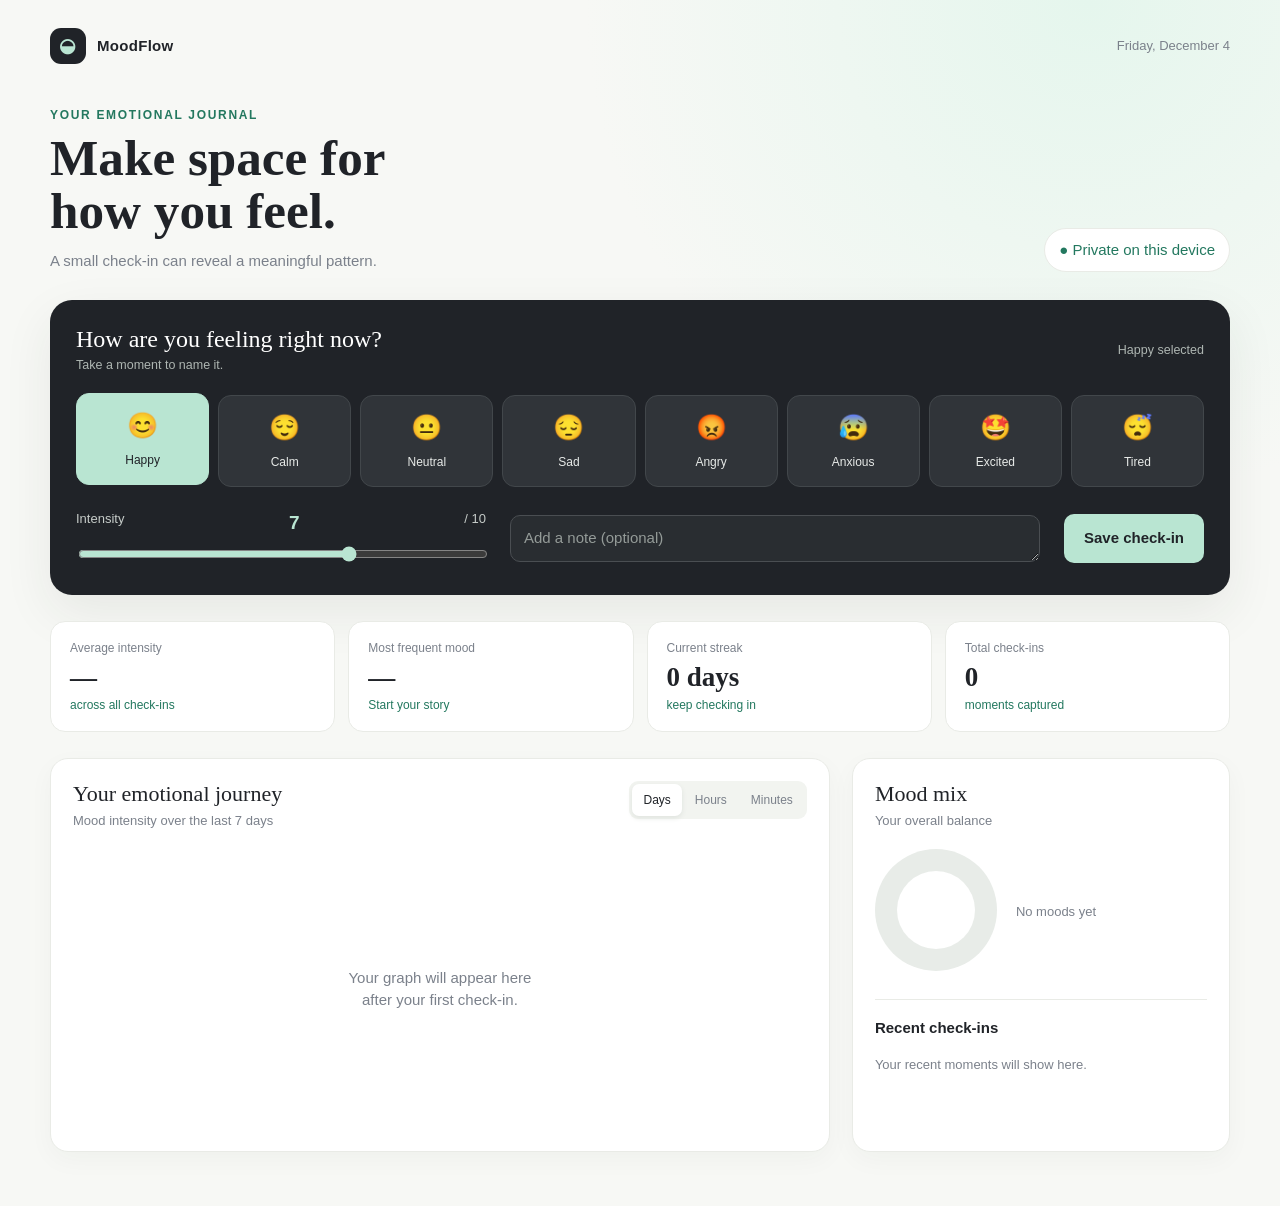
<file: moodflow/index.html>
<!doctype html>
<html lang="en">
<head>
  <meta charset="utf-8" />
  <meta name="viewport" content="width=device-width,initial-scale=1" />
  <title>MoodFlow | Your emotional journal</title>
  <style>
    :root{--ink:#202328;--muted:#7b818b;--paper:#f7f8f5;--panel:#fff;--line:#e9ebe6;--mint:#b9e5d2;--green:#23785f;--coral:#f28f79;--yellow:#f4c96b;--lavender:#c8c5f3;--shadow:0 18px 50px rgba(35,45,42,.08)}
    *{box-sizing:border-box} body{margin:0;background:radial-gradient(circle at 85% 0,#e5f6ed 0,transparent 31%),var(--paper);color:var(--ink);font:15px/1.5 'Trebuchet MS',Verdana,sans-serif} button,input,textarea{font:inherit} button{cursor:pointer}
    .shell{max-width:1240px;margin:auto;padding:28px 30px 54px}.topbar{display:flex;justify-content:space-between;align-items:center;margin-bottom:42px}.brand{display:flex;align-items:center;gap:11px;font-weight:bold;letter-spacing:.02em}.mark{display:grid;place-items:center;width:36px;height:36px;border-radius:11px;background:var(--ink);color:var(--mint);font-size:19px}.date{color:var(--muted);font-size:13px}.intro{display:flex;justify-content:space-between;gap:30px;align-items:end;margin-bottom:28px}.eyebrow{color:var(--green);font-size:12px;font-weight:bold;letter-spacing:.14em;text-transform:uppercase}.intro h1{font:700 clamp(30px,4vw,52px)/1.04 Georgia,serif;margin:7px 0 0;letter-spacing:0}.intro p{color:var(--muted);margin:12px 0 0}.status{padding:10px 14px;border:1px solid var(--line);background:#fff;border-radius:30px;color:var(--green);white-space:nowrap}
    .entry{background:var(--ink);color:#fff;padding:26px;border-radius:22px;box-shadow:var(--shadow);margin-bottom:26px}.entry-head{display:flex;justify-content:space-between;align-items:center;margin-bottom:19px}.entry h2{font:24px Georgia,serif;margin:0}.entry small{color:#aeb6b2}.modes{display:grid;grid-template-columns:repeat(8,1fr);gap:9px}.mode{background:#303439;border:1px solid #42474b;color:#e7eae8;border-radius:13px;padding:13px 8px;text-align:center;transition:.2s}.mode span{display:block;font-size:25px;margin-bottom:4px}.mode b{font-size:12px;font-weight:normal}.mode:hover,.mode.selected{background:var(--mint);border-color:var(--mint);color:var(--ink);transform:translateY(-2px)}.entry-bottom{display:flex;align-items:center;gap:24px;margin-top:22px}.range-wrap{flex:1;max-width:410px;color:#c6ccc9}.range-label{display:flex;justify-content:space-between;margin-bottom:7px;font-size:13px}.range-label strong{color:var(--mint);font-size:19px}input[type=range]{accent-color:var(--mint);width:100%}.note{flex:1;min-height:43px;resize:vertical;border:1px solid #4a4e52;background:#292d31;color:#fff;border-radius:10px;padding:11px 13px}.note::placeholder{color:#949b98}.save{background:var(--mint);border:0;border-radius:10px;padding:13px 20px;color:var(--ink);font-weight:bold}.save:hover{background:#d5f3e4}
    .stats{display:grid;grid-template-columns:repeat(4,1fr);gap:13px;margin-bottom:26px}.stat{background:#fff;border:1px solid var(--line);border-radius:15px;padding:17px 19px}.stat-label{color:var(--muted);font-size:12px}.stat-value{font:700 27px Georgia,serif;margin-top:5px}.stat-note{color:var(--green);font-size:12px;margin-top:3px}.layout{display:grid;grid-template-columns:minmax(0,1.65fr) minmax(270px,.8fr);gap:22px}.panel{background:var(--panel);border:1px solid var(--line);border-radius:18px;padding:22px;box-shadow:0 8px 26px rgba(35,45,42,.035)}.panel-head{display:flex;justify-content:space-between;align-items:start;gap:12px;margin-bottom:19px}.panel h2{font:22px Georgia,serif;margin:0}.panel-sub{color:var(--muted);font-size:13px;margin:4px 0 0}.periods{display:flex;background:#f2f4f0;border-radius:9px;padding:3px;gap:2px}.period{border:0;background:transparent;border-radius:7px;padding:7px 11px;color:var(--muted);font-size:12px}.period.active{background:#fff;color:var(--ink);box-shadow:0 2px 5px #dfe3de}.chart-wrap{height:280px;position:relative}.chart-wrap svg{width:100%;height:100%;overflow:visible}.gridline{stroke:#edf0ec;stroke-width:1}.axis{fill:#9ba29d;font-size:11px}.line{fill:none;stroke:var(--green);stroke-width:3;stroke-linecap:round;stroke-linejoin:round}.area{fill:url(#areaFill)}.dot{fill:#fff;stroke:var(--green);stroke-width:3}.tooltip{position:absolute;display:none;pointer-events:none;background:var(--ink);color:#fff;padding:7px 10px;border-radius:7px;font-size:12px;transform:translate(-50%,-115%);white-space:nowrap}.empty{height:100%;display:grid;place-items:center;color:var(--muted);text-align:center}
    .distribution{display:flex;align-items:center;gap:19px;margin:12px 0 28px}.donut{width:122px;height:122px;border-radius:50%;background:conic-gradient(var(--coral) 0 36%,var(--green) 36% 61%,var(--yellow) 61% 79%,var(--lavender) 79% 100%);position:relative;flex:none}.donut:after{content:'';position:absolute;inset:22px;background:#fff;border-radius:50%}.legend{display:grid;gap:9px;width:100%}.legend-row{display:flex;justify-content:space-between;align-items:center;font-size:13px;color:var(--muted)}.legend-row b{color:var(--ink);font-weight:normal}.swatch{display:inline-block;width:8px;height:8px;border-radius:2px;margin-right:8px}.recent{border-top:1px solid var(--line);padding-top:17px}.recent-title{font-weight:bold;margin-bottom:13px}.recent-row{display:flex;align-items:center;gap:10px;padding:9px 0;border-bottom:1px solid #f1f2ef}.recent-row:last-child{border:0}.recent-emoji{font-size:21px}.recent-row strong{font-size:13px}.recent-row small{display:block;color:var(--muted);font-size:11px}.recent-score{margin-left:auto;font-weight:bold;color:var(--green)}
    @media(max-width:850px){.modes{grid-template-columns:repeat(4,1fr)}.layout{grid-template-columns:1fr}.intro{align-items:start;flex-direction:column;gap:15px}.entry-bottom{flex-wrap:wrap}.range-wrap,.note{min-width:100%;max-width:none}.save{width:100%}}
    @media(max-width:520px){.shell{padding:20px 15px 40px}.topbar{margin-bottom:30px}.date{display:none}.stats{grid-template-columns:repeat(2,1fr)}.stat{padding:13px}.stat-value{font-size:23px}.entry,.panel{padding:17px;border-radius:16px}.entry-head{align-items:start}.entry h2{font-size:20px}.modes{gap:6px}.mode{padding:10px 4px}.mode span{font-size:21px}.mode b{font-size:10px}.panel-head{display:block}.periods{margin-top:14px;width:max-content}.period{padding:7px 9px}.chart-wrap{height:230px}}
  </style>
</head>
<body>
  <main class="shell">
    <header class="topbar"><div class="brand"><span class="mark">◒</span><span>MoodFlow</span></div><span class="date" id="today"></span></header>
    <section class="intro"><div><div class="eyebrow">Your emotional journal</div><h1>Make space for<br>how you feel.</h1><p>A small check-in can reveal a meaningful pattern.</p></div><div class="status">● Private on this device</div></section>
    <section class="entry"><div class="entry-head"><div><h2>How are you feeling right now?</h2><small>Take a moment to name it.</small></div><small id="selected-label">Happy selected</small></div><div class="modes" id="modes"></div><div class="entry-bottom"><div class="range-wrap"><div class="range-label"><span>Intensity</span><strong id="intensity-value">7</strong><span>/ 10</span></div><input id="intensity" type="range" min="1" max="10" value="7"></div><textarea id="note" class="note" rows="1" placeholder="Add a note (optional)"></textarea><button class="save" id="save">Save check-in</button></div></section>
    <section class="stats"><div class="stat"><div class="stat-label">Average intensity</div><div class="stat-value" id="average">—</div><div class="stat-note">across all check-ins</div></div><div class="stat"><div class="stat-label">Most frequent mood</div><div class="stat-value" id="frequent">—</div><div class="stat-note" id="frequent-count">Start your story</div></div><div class="stat"><div class="stat-label">Current streak</div><div class="stat-value" id="streak">0 days</div><div class="stat-note">keep checking in</div></div><div class="stat"><div class="stat-label">Total check-ins</div><div class="stat-value" id="total">0</div><div class="stat-note">moments captured</div></div></section>
    <section class="layout"><article class="panel"><div class="panel-head"><div><h2>Your emotional journey</h2><p class="panel-sub" id="chart-caption">Mood intensity over the last 7 days</p></div><div class="periods" role="tablist"><button class="period active" data-period="day">Days</button><button class="period" data-period="hour">Hours</button><button class="period" data-period="minute">Minutes</button></div></div><div class="chart-wrap" id="chart"></div></article><aside class="panel"><div class="panel-head"><div><h2>Mood mix</h2><p class="panel-sub">Your overall balance</p></div></div><div class="distribution"><div class="donut" id="donut"></div><div class="legend" id="legend"></div></div><div class="recent"><div class="recent-title">Recent check-ins</div><div id="recent-list"></div></div></aside></section>
  </main>
<script>
  const EMOTIONS=[{key:'happy',name:'Happy',emoji:'😊',color:'#f28f79'},{key:'calm',name:'Calm',emoji:'😌',color:'#4ca886'},{key:'neutral',name:'Neutral',emoji:'😐',color:'#f4c96b'},{key:'sad',name:'Sad',emoji:'😔',color:'#9a97d8'},{key:'angry',name:'Angry',emoji:'😡',color:'#df6d64'},{key:'anxious',name:'Anxious',emoji:'😰',color:'#e4a55b'},{key:'excited',name:'Excited',emoji:'🤩',color:'#ee8bb1'},{key:'tired',name:'Tired',emoji:'😴',color:'#8ea5ba'}];
  const $=id=>document.getElementById(id), modes=$('modes'), intensity=$('intensity'), note=$('note');
  let selected='happy', period='day', entries=[];
  const DB_NAME='moodflow_local_db', STORE_NAME='mood_entries', legacyKey='moodflow_entries';
  function openDatabase(){return new Promise((resolve,reject)=>{if(!window.indexedDB){reject(new Error('IndexedDB unavailable'));return}const request=indexedDB.open(DB_NAME,1);request.onupgradeneeded=()=>request.result.createObjectStore(STORE_NAME,{keyPath:'id'});request.onsuccess=()=>resolve(request.result);request.onerror=()=>reject(request.error)})}
  function readDatabase(){return openDatabase().then(db=>new Promise((resolve,reject)=>{const request=db.transaction(STORE_NAME,'readonly').objectStore(STORE_NAME).getAll();request.onsuccess=()=>{db.close();resolve(request.result.sort((a,b)=>a.ts-b.ts))};request.onerror=()=>{db.close();reject(request.error)}}))}
  function writeDatabase(){return openDatabase().then(db=>new Promise((resolve,reject)=>{const transaction=db.transaction(STORE_NAME,'readwrite'),store=transaction.objectStore(STORE_NAME);store.clear();entries.forEach(item=>store.add(item));transaction.oncomplete=()=>{db.close();resolve()};transaction.onerror=()=>{db.close();reject(transaction.error)}}))}
  async function loadEntries(){try{entries=await readDatabase();if(!entries.length){const legacy=JSON.parse(localStorage.getItem(legacyKey)||'[]');if(legacy.length){entries=legacy.map(item=>({...item,id:crypto.randomUUID()}));await writeDatabase();localStorage.removeItem(legacyKey)}}}catch(error){try{entries=JSON.parse(localStorage.getItem(legacyKey)||'[]')}catch(fallbackError){entries=[]}}}
  async function persistEntries(){try{await writeDatabase();localStorage.removeItem(legacyKey)}catch(error){localStorage.setItem(legacyKey,JSON.stringify(entries))}}
  $('today').textContent=new Intl.DateTimeFormat(undefined,{weekday:'long',month:'long',day:'numeric'}).format(new Date());
  function emotion(key){return EMOTIONS.find(item=>item.key===key)||EMOTIONS[0]}
  function renderModes(){modes.innerHTML=EMOTIONS.map(item=>`<button class="mode ${item.key===selected?'selected':''}" data-emotion="${item.key}"><span>${item.emoji}</span><b>${item.name}</b></button>`).join('');$('selected-label').textContent=emotion(selected).name+' selected'}
  modes.onclick=event=>{const button=event.target.closest('[data-emotion]');if(button){selected=button.dataset.emotion;renderModes()}};
  intensity.oninput=()=>$('intensity-value').textContent=intensity.value;
  $('save').onclick=async()=>{const saveButton=$('save');saveButton.disabled=true;entries.push({id:crypto.randomUUID(),emotion:selected,intensity:Number(intensity.value),note:note.value.trim(),ts:Date.now()});await persistEntries();note.value='';renderDashboard();saveButton.disabled=false};
  document.querySelector('.periods').onclick=event=>{const button=event.target.closest('[data-period]');if(button){period=button.dataset.period;document.querySelectorAll('.period').forEach(item=>item.classList.toggle('active',item===button));renderChart()}};
  function renderStats(){const total=entries.length;const average=total?entries.reduce((sum,item)=>sum+item.intensity,0)/total:0;const counts=entries.reduce((map,item)=>(map[item.emotion]=(map[item.emotion]||0)+1,map),{});const top=Object.keys(counts).sort((a,b)=>counts[b]-counts[a])[0];const streak=total?Math.min(total,6):0;$('average').textContent=total?average.toFixed(1)+'/10':'—';$('frequent').textContent=top?emotion(top).emoji+' '+emotion(top).name:'—';$('frequent-count').textContent=top?counts[top]+' check-in'+(counts[top]===1?'':'s'):'Start your story';$('total').textContent=total;$('streak').textContent=streak+' day'+(streak===1?'':'s')}
  function renderChart(){const chart=$('chart');if(!entries.length){chart.innerHTML='<div class="empty">Your graph will appear here<br>after your first check-in.</div>';return}const now=Date.now(), configs={day:{count:7,step:86400000,label:date=>date.toLocaleDateString(undefined,{weekday:'short'}),caption:'Mood intensity over the last 7 days'},hour:{count:12,step:3600000,label:date=>date.toLocaleTimeString(undefined,{hour:'numeric'}),caption:'Mood intensity over the last 12 hours'},minute:{count:10,step:60000,label:date=>date.toLocaleTimeString(undefined,{minute:'2-digit'}),caption:'Mood intensity over the last 10 minutes'}};const config=configs[period],points=Array.from({length:config.count},(_,index)=>{const end=now-(config.count-1-index)*config.step;const start=end-config.step;const matching=entries.filter(item=>item.ts>start&&item.ts<=end);return{label:config.label(new Date(end)),value:matching.length?matching.reduce((sum,item)=>sum+item.intensity,0)/matching.length:null}});$('chart-caption').textContent=config.caption;const width=760,height=280,left=34,right=10,top=18,bottom=32,usableW=width-left-right,usableH=height-top-bottom,valid=points.filter(point=>point.value!==null),values=points.map(point=>point.value===null?0:point.value),x=index=>left+(index/(points.length-1))*usableW,y=value=>top+usableH-(value/10)*usableH;const line=values.map((value,index)=>(index?'L':'M')+x(index)+' '+y(value)).join(' '),area=line+' L '+x(points.length-1)+' '+(top+usableH)+' L '+left+' '+(top+usableH)+' Z';chart.innerHTML=`<svg viewBox="0 0 ${width} ${height}" aria-label="Mood intensity graph"><defs><linearGradient id="areaFill" x1="0" x2="0" y1="0" y2="1"><stop offset="0" stop-color="#b9e5d2" stop-opacity=".65"/><stop offset="1" stop-color="#b9e5d2" stop-opacity="0"/></linearGradient></defs>${[0,2,4,6,8,10].map(value=>`<line class="gridline" x1="${left}" x2="${width-right}" y1="${y(value)}" y2="${y(value)}"/><text class="axis" x="0" y="${y(value)+4}">${value}</text>`).join('')}<path class="area" d="${area}"/><path class="line" d="${line}"/>${points.map((point,index)=>point.value===null?'':`<circle class="dot" cx="${x(index)}" cy="${y(point.value)}" r="5"><title>${point.label}: ${point.value.toFixed(1)}/10</title></circle>`).join('')}${points.map((point,index)=>`<text class="axis" text-anchor="middle" x="${x(index)}" y="${height-8}">${point.label}</text>`).join('')}</svg>`}
  function renderMix(){const counts=entries.reduce((map,item)=>(map[item.emotion]=(map[item.emotion]||0)+1,map),{});const ranked=Object.keys(counts).sort((a,b)=>counts[b]-counts[a]).slice(0,4);const total=entries.length||1;let offset=0;const stops=ranked.map(key=>{const start=offset;offset+=counts[key]/total*100;return`${emotion(key).color} ${start}% ${offset}%`}).join(',');$('donut').style.background=ranked.length?'conic-gradient('+stops+')':'#e8ece8';$('legend').innerHTML=ranked.length?ranked.map(key=>`<div class="legend-row"><span><i class="swatch" style="background:${emotion(key).color}"></i>${emotion(key).emoji} ${emotion(key).name}</span><b>${Math.round(counts[key]/total*100)}%</b></div>`).join(''):'<span class="panel-sub">No moods yet</span>'}
  function renderChartNotes(){if(!entries.length)return;const settings={day:{count:7,step:86400000},hour:{count:12,step:3600000},minute:{count:10,step:60000}}[period],now=Date.now(),groups=Array.from({length:settings.count},(_,index)=>{const end=now-(settings.count-1-index)*settings.step,start=end-settings.step;return entries.filter(item=>item.ts>start&&item.ts<=end)});let pointIndex=0;$('chart').querySelectorAll('.dot').forEach(dot=>{while(pointIndex<groups.length&&!groups[pointIndex].length)pointIndex++;const group=groups[pointIndex++]||[],notes=group.map(item=>item.note).filter(Boolean);dot.querySelector('title').textContent=dot.querySelector('title').textContent+(notes.length?' - '+notes.join(' · '):' - No note added');dot.addEventListener('click',()=>dot.focus())})}
  function renderRecent(){const recent=[...entries].sort((a,b)=>b.ts-a.ts).slice(0,3);$('recent-list').innerHTML=recent.length?recent.map(item=>`<div class="recent-row"><span class="recent-emoji">${emotion(item.emotion).emoji}</span><div><strong>${emotion(item.emotion).name}</strong><small>${new Date(item.ts).toLocaleString(undefined,{month:'short',day:'numeric',hour:'numeric',minute:'2-digit'})}</small>${item.note?`<small>${item.note}</small>`:''}</div><span class="recent-score">${item.intensity}/10</span></div>`).join(''):'<span class="panel-sub">Your recent moments will show here.</span>'}
  function renderDashboard(){renderStats();renderChart();renderChartNotes();renderMix();renderRecent()}
  async function initialize(){renderModes();await loadEntries();renderDashboard()}initialize();
</script>
</body>
</html>
</file>
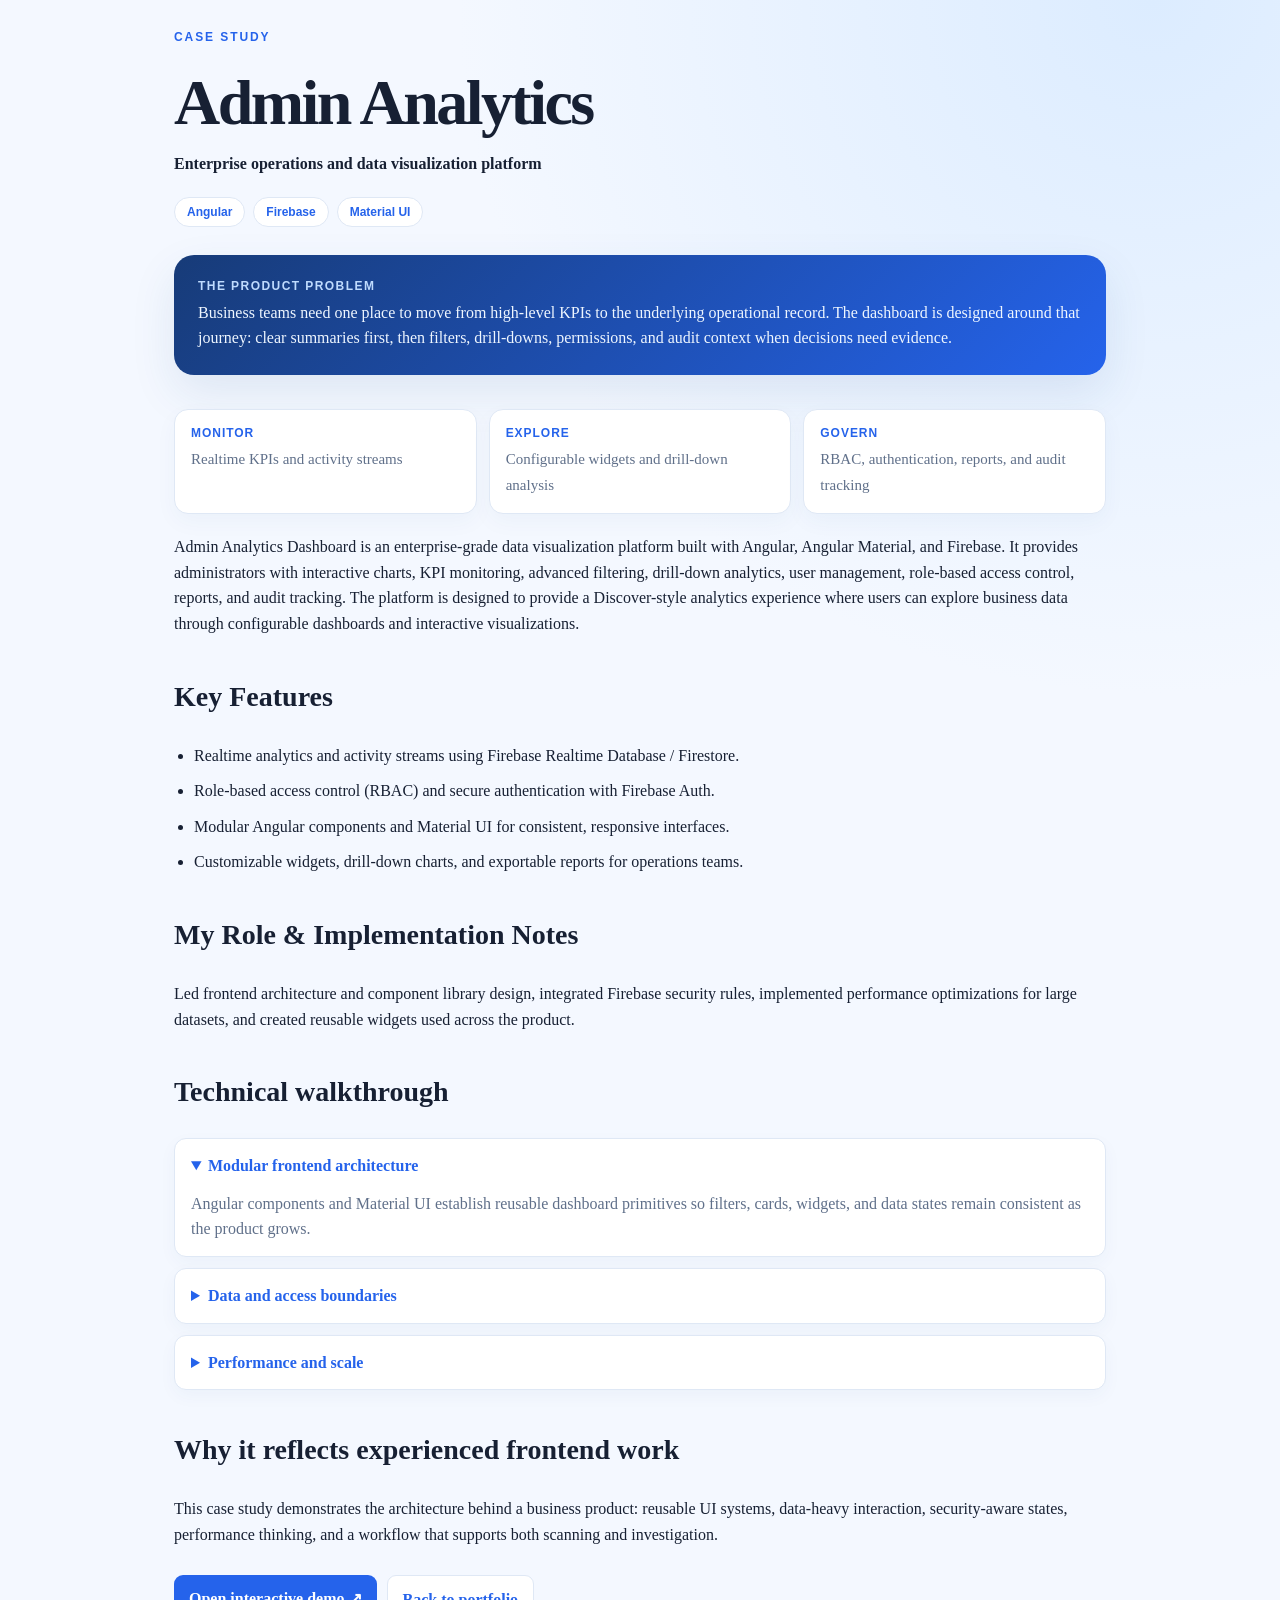
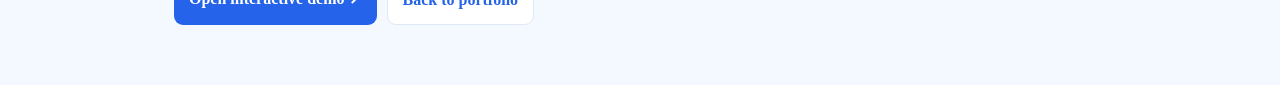
<file: admin-dashboard.html>
<!DOCTYPE html>
<html lang="en">
<head>
  <meta charset="utf-8" />
  <meta name="viewport" content="width=device-width, initial-scale=1" />
  <title>Admin Dashboard Demo | Mahima Gokhe</title>
  <style>
    body {
      font-family: -apple-system, BlinkMacSystemFont, "Segoe UI", Roboto, Helvetica, Arial, sans-serif;
      max-width: 900px;
      margin: 0 auto;
      padding: 24px;
      line-height: 1.6;
      background: #fff;
      color: #222;
    }
    h1, h2 { color: #6a1b9a; }
    a { color: #6a1b9a; text-decoration: none; }
    a:hover { text-decoration: underline; }
    .feature-list { margin: 16px 0 24px; padding-left: 20px; }
    .feature-list li { margin-bottom: 10px; }
    .back-link { margin-top: 24px; display: inline-block; }
    .meta { color: #555; margin-bottom: 12px; }
    :root{--accent:#2563eb;--ink:#172033;--muted:#60708a;--paper:#f4f8ff;--panel:#fff;--line:#dfe8f5;--shadow:0 18px 45px rgba(33,74,135,.1)}*{box-sizing:border-box}body{max-width:980px;padding:30px 24px 60px;background:radial-gradient(circle at 90% 0,#dcecff,transparent 34%),var(--paper);color:var(--ink);font-family:Georgia,serif}body:before{content:'CASE STUDY';display:block;color:var(--accent);font:700 12px 'Trebuchet MS',sans-serif;letter-spacing:.16em;margin-bottom:26px}h1{font-size:clamp(34px,6vw,64px);line-height:1.02;letter-spacing:-.04em;margin:0 0 16px;color:var(--ink)}h2{font-size:28px;margin-top:38px;color:var(--ink)}a{color:var(--accent);font-weight:600}.meta{display:flex;flex-wrap:wrap;gap:8px;color:var(--accent);margin:20px 0 28px}.meta strong{background:var(--panel);border:1px solid var(--line);border-radius:999px;padding:7px 12px;font:700 12px 'Trebuchet MS',sans-serif}.hero{background:linear-gradient(135deg,#173b78,#2563eb);color:#fff;border-radius:20px;padding:24px;margin:20px 0 34px;box-shadow:var(--shadow)}.hero strong{display:block;color:#bfdbfe;font:700 12px 'Trebuchet MS',sans-serif;letter-spacing:.12em;text-transform:uppercase;margin-bottom:7px}.hero p{margin:0;color:#eef6ff}.insight-grid{display:grid;grid-template-columns:repeat(3,1fr);gap:12px;margin:20px 0}.insight{background:var(--panel);border:1px solid var(--line);border-radius:14px;padding:16px;box-shadow:0 8px 22px rgba(33,74,135,.04)}.insight b{display:block;font:700 12px 'Trebuchet MS',sans-serif;color:var(--accent);letter-spacing:.08em;text-transform:uppercase;margin-bottom:6px}.insight span{font-size:15px;color:var(--muted)}details{background:var(--panel);border:1px solid var(--line);border-radius:12px;padding:14px 16px;margin:11px 0;box-shadow:0 6px 18px rgba(33,74,135,.04)}summary{cursor:pointer;font-weight:700;color:var(--accent)}details p{color:var(--muted);margin:12px 0 0}.actions{display:flex;flex-wrap:wrap;gap:10px;margin-top:28px}.action{display:inline-block;padding:11px 15px;border-radius:9px;background:var(--accent);color:#fff;text-decoration:none}.action.secondary{background:var(--panel);border:1px solid var(--line);color:var(--accent)}@media(max-width:600px){body{padding:22px 16px 44px}.insight-grid{grid-template-columns:1fr}h2{font-size:24px}}
  </style>
</head>
<body>
  <h1>Admin Analytics</h1>
  <p><strong>Enterprise operations and data visualization platform</strong></p><p class="meta"><strong>Angular</strong><strong>Firebase</strong><strong>Material UI</strong></p>
  <section class="hero"><strong>The product problem</strong><p>Business teams need one place to move from high-level KPIs to the underlying operational record. The dashboard is designed around that journey: clear summaries first, then filters, drill-downs, permissions, and audit context when decisions need evidence.</p></section>
  <div class="insight-grid"><div class="insight"><b>Monitor</b><span>Realtime KPIs and activity streams</span></div><div class="insight"><b>Explore</b><span>Configurable widgets and drill-down analysis</span></div><div class="insight"><b>Govern</b><span>RBAC, authentication, reports, and audit tracking</span></div></div>

  <p>
    Admin Analytics Dashboard is an enterprise-grade data visualization platform built with Angular, Angular Material, and Firebase. It provides administrators with interactive charts, KPI monitoring, advanced filtering, drill-down analytics, user management, role-based access control, reports, and audit tracking. The platform is designed to provide a Discover-style analytics experience where users can explore business data through configurable dashboards and interactive visualizations.
  </p>

  <h2>Key Features</h2>
  <ul class="feature-list">
    <li>Realtime analytics and activity streams using Firebase Realtime Database / Firestore.</li>
    <li>Role-based access control (RBAC) and secure authentication with Firebase Auth.</li>
    <li>Modular Angular components and Material UI for consistent, responsive interfaces.</li>
    <li>Customizable widgets, drill-down charts, and exportable reports for operations teams.</li>
  </ul>

  <h2>My Role & Implementation Notes</h2>
  <p>
    Led frontend architecture and component library design, integrated Firebase security rules, implemented
    performance optimizations for large datasets, and created reusable widgets used across the product.
  </p>

  <h2>Technical walkthrough</h2><details open><summary>Modular frontend architecture</summary><p>Angular components and Material UI establish reusable dashboard primitives so filters, cards, widgets, and data states remain consistent as the product grows.</p></details><details><summary>Data and access boundaries</summary><p>Firebase services support realtime updates and authentication, while security rules and role-aware UI behavior keep the experience aligned with administrator permissions.</p></details><details><summary>Performance and scale</summary><p>Large datasets are handled through focused views, reusable widgets, and rendering decisions that avoid forcing every dashboard region to update for every interaction.</p></details>
  <h2>Why it reflects experienced frontend work</h2><p>This case study demonstrates the architecture behind a business product: reusable UI systems, data-heavy interaction, security-aware states, performance thinking, and a workflow that supports both scanning and investigation.</p>
  <div class="actions"><a class="action" href="admin-dashboard.component.html">Open interactive demo ↗</a><a class="action secondary" href="index.html">Back to portfolio</a></div>
</body>
</html>
</file>
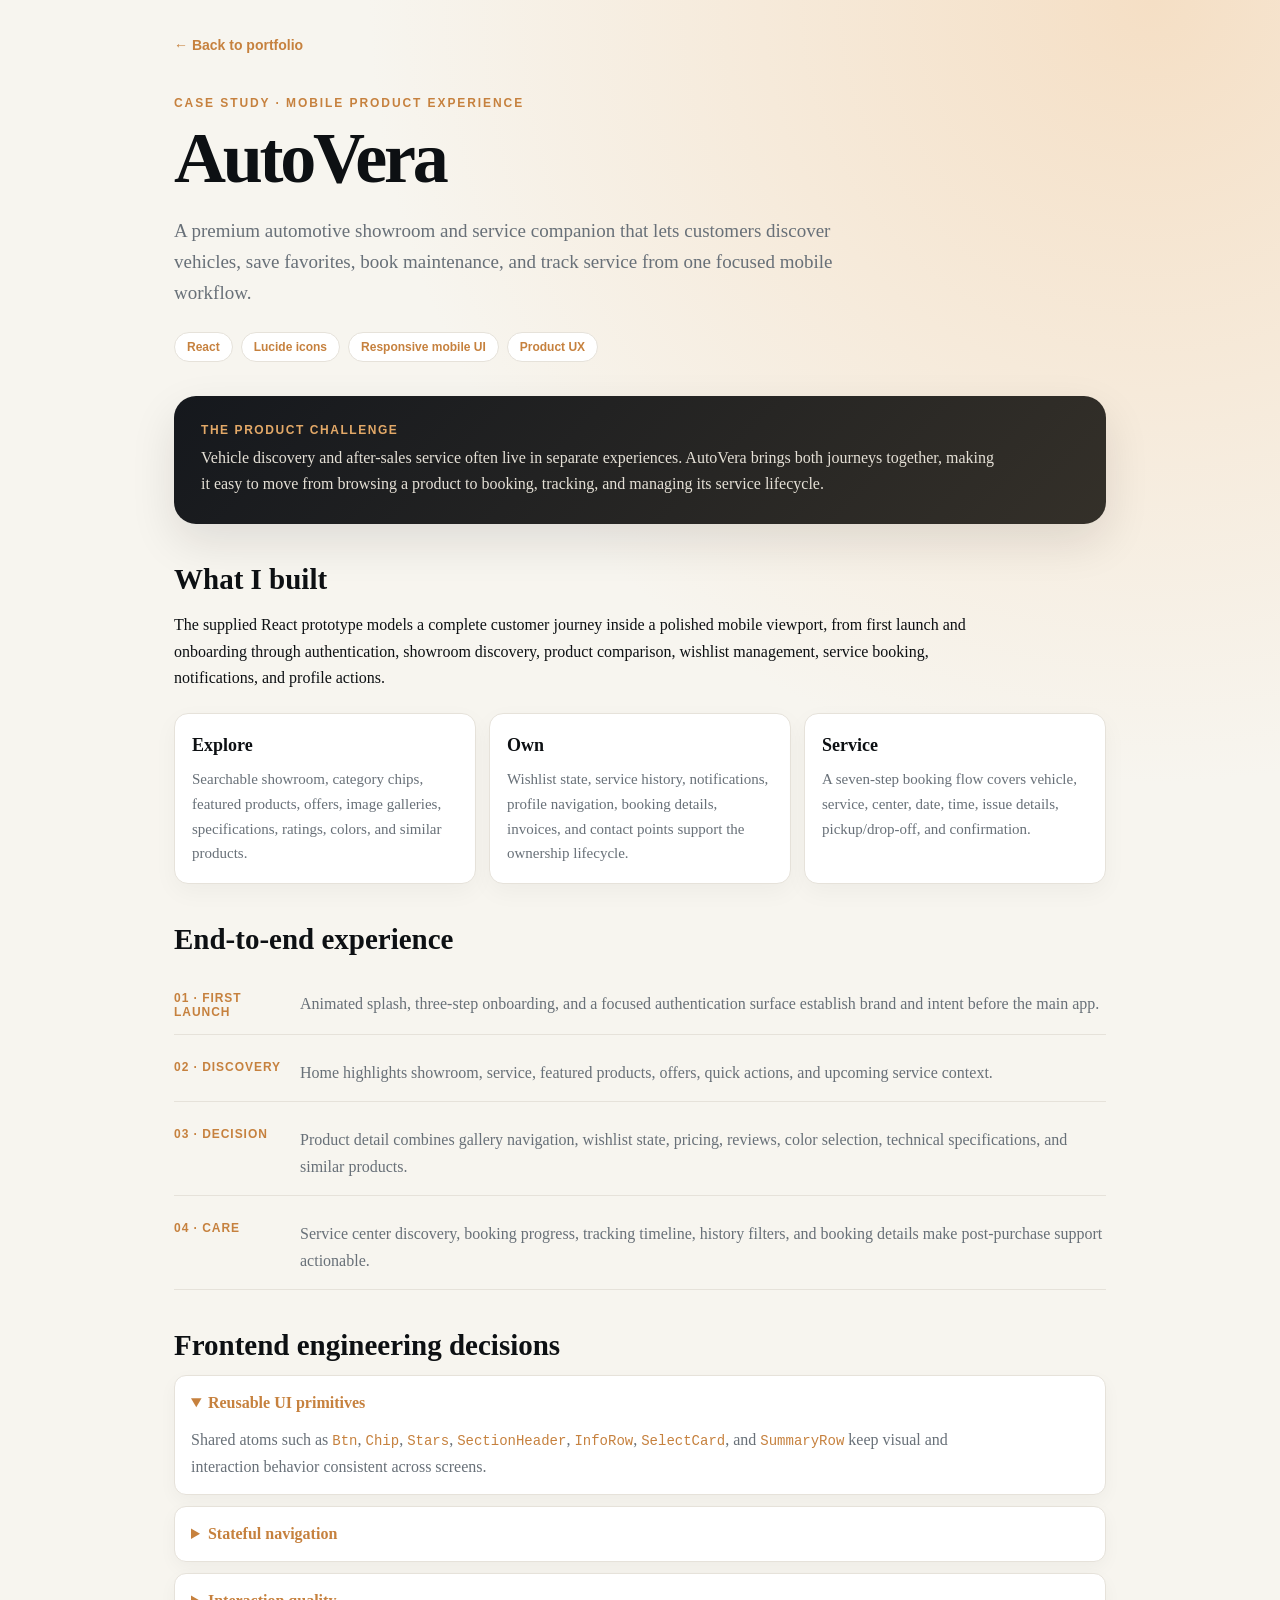
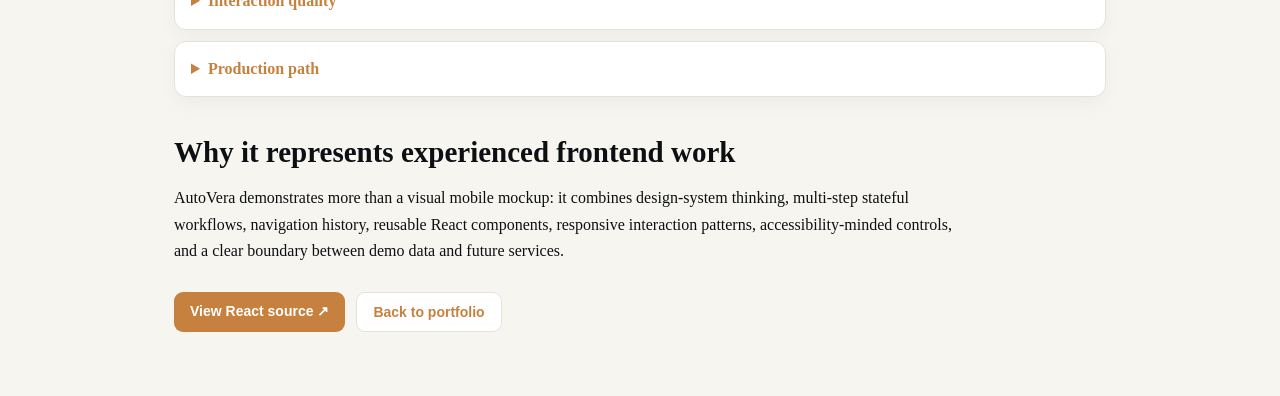
<file: autovera.html>
<!doctype html>
<html lang="en">
<head>
  <meta charset="utf-8" />
  <meta name="viewport" content="width=device-width, initial-scale=1" />
  <title>AutoVera Case Study | Mahima Gokhe</title>
  <style>
    :root{--ink:#0d1013;--ink2:#15181d;--panel:#1b1f26;--paper:#f7f5ef;--muted:#687078;--copper:#c6813e;--gold:#e3a968;--teal:#35c9a5;--line:#e6e2da;--shadow:0 18px 46px rgba(25,22,18,.11)}
    *{box-sizing:border-box}body{margin:0;background:radial-gradient(circle at 90% 0,#f5dfc5,transparent 34%),var(--paper);color:var(--ink);font:16px/1.65 Georgia,serif}.wrap{max-width:980px;margin:auto;padding:32px 24px 64px}.back{display:inline-block;color:var(--copper);font:700 14px/1.2 'Trebuchet MS',sans-serif;text-decoration:none;margin-bottom:42px}.back:hover{text-decoration:underline}.kicker{color:var(--copper);font:700 12px/1.2 'Trebuchet MS',sans-serif;letter-spacing:.16em;text-transform:uppercase}h1{font-size:clamp(38px,7vw,72px);line-height:1.02;letter-spacing:-.045em;margin:12px 0 16px}h2{font-size:29px;line-height:1.1;margin:40px 0 13px}p{max-width:800px}.lede{color:var(--muted);font-size:19px;max-width:720px}.meta{display:flex;flex-wrap:wrap;gap:8px;margin:23px 0 34px}.tag{border:1px solid var(--line);background:#fff;border-radius:999px;padding:7px 12px;color:var(--copper);font:700 12px 'Trebuchet MS',sans-serif}.hero{background:linear-gradient(135deg,var(--ink2),#343029);color:#fff;border-radius:22px;padding:27px;margin:24px 0 38px;box-shadow:var(--shadow)}.hero strong{display:block;color:var(--gold);font:700 12px 'Trebuchet MS',sans-serif;letter-spacing:.13em;text-transform:uppercase;margin-bottom:8px}.hero p{margin:0;color:#e5e0d6}.grid{display:grid;grid-template-columns:repeat(3,1fr);gap:13px;margin:21px 0 36px}.card{background:#fff;border:1px solid var(--line);border-radius:14px;padding:17px;box-shadow:0 8px 24px rgba(25,22,18,.04)}.card h3{font-size:18px;margin:0 0 7px}.card p{font-size:15px;color:var(--muted);margin:0}.features{padding-left:22px}.features li{margin:11px 0}.journey{display:grid;gap:10px;margin:20px 0}.journey-row{display:grid;grid-template-columns:110px 1fr;gap:16px;padding:15px 0;border-bottom:1px solid var(--line)}.journey-row b{color:var(--copper);font:700 12px 'Trebuchet MS',sans-serif;letter-spacing:.08em;text-transform:uppercase}.journey-row span{color:var(--muted)}details{background:#fff;border:1px solid var(--line);border-radius:12px;padding:14px 16px;margin:11px 0;box-shadow:0 6px 18px rgba(25,22,18,.04)}summary{cursor:pointer;color:var(--copper);font-weight:700}details p{color:var(--muted);margin:11px 0 0}code{font:14px Consolas,monospace;color:var(--copper)}.actions{display:flex;flex-wrap:wrap;gap:11px;margin-top:28px}.action{display:inline-block;padding:11px 16px;border-radius:9px;background:var(--copper);color:#fff;text-decoration:none;font:700 14px 'Trebuchet MS',sans-serif}.action.secondary{background:#fff;border:1px solid var(--line);color:var(--copper)}@media(max-width:650px){.wrap{padding:23px 16px 46px}.grid{grid-template-columns:1fr}.journey-row{grid-template-columns:1fr;gap:3px}h2{font-size:25px}.hero{padding:22px}}
  </style>
</head>
<body>
  <main class="wrap">
    <a class="back" href="index.html">← Back to portfolio</a>
    <div class="kicker">Case study · Mobile product experience</div>
    <h1>AutoVera</h1>
    <p class="lede">A premium automotive showroom and service companion that lets customers discover vehicles, save favorites, book maintenance, and track service from one focused mobile workflow.</p>
    <div class="meta"><span class="tag">React</span><span class="tag">Lucide icons</span><span class="tag">Responsive mobile UI</span><span class="tag">Product UX</span></div>
    <section class="hero"><strong>The product challenge</strong><p>Vehicle discovery and after-sales service often live in separate experiences. AutoVera brings both journeys together, making it easy to move from browsing a product to booking, tracking, and managing its service lifecycle.</p></section>
    <h2>What I built</h2>
    <p>The supplied React prototype models a complete customer journey inside a polished mobile viewport, from first launch and onboarding through authentication, showroom discovery, product comparison, wishlist management, service booking, notifications, and profile actions.</p>
    <div class="grid"><article class="card"><h3>Explore</h3><p>Searchable showroom, category chips, featured products, offers, image galleries, specifications, ratings, colors, and similar products.</p></article><article class="card"><h3>Own</h3><p>Wishlist state, service history, notifications, profile navigation, booking details, invoices, and contact points support the ownership lifecycle.</p></article><article class="card"><h3>Service</h3><p>A seven-step booking flow covers vehicle, service, center, date, time, issue details, pickup/drop-off, and confirmation.</p></article></div>
    <h2>End-to-end experience</h2>
    <div class="journey"><div class="journey-row"><b>01 · First launch</b><span>Animated splash, three-step onboarding, and a focused authentication surface establish brand and intent before the main app.</span></div><div class="journey-row"><b>02 · Discovery</b><span>Home highlights showroom, service, featured products, offers, quick actions, and upcoming service context.</span></div><div class="journey-row"><b>03 · Decision</b><span>Product detail combines gallery navigation, wishlist state, pricing, reviews, color selection, technical specifications, and similar products.</span></div><div class="journey-row"><b>04 · Care</b><span>Service center discovery, booking progress, tracking timeline, history filters, and booking details make post-purchase support actionable.</span></div></div>
    <h2>Frontend engineering decisions</h2>
    <details open><summary>Reusable UI primitives</summary><p>Shared atoms such as <code>Btn</code>, <code>Chip</code>, <code>Stars</code>, <code>SectionHeader</code>, <code>InfoRow</code>, <code>SelectCard</code>, and <code>SummaryRow</code> keep visual and interaction behavior consistent across screens.</p></details>
    <details><summary>Stateful navigation</summary><p>The app keeps screen, tab, stack, payload, wishlist, and booking state separate. This makes forward navigation, back navigation, deep product details, and booking completion predictable within a single-page prototype.</p></details>
    <details><summary>Interaction quality</summary><p>Lucide icons, active states, disabled progression, animated transitions, horizontal offer/product rails, filtered history, image pagination, and clear success/tracking states give the prototype a product-level feel.</p></details>
    <details><summary>Production path</summary><p>Mock data is isolated in collections such as <code>PRODUCTS</code>, <code>SERVICE_CENTERS</code>, and <code>BOOKING_HISTORY</code>, making it straightforward to replace the demo layer with API services, authentication, and persistent user data.</p></details>
    <h2>Why it represents experienced frontend work</h2>
    <p>AutoVera demonstrates more than a visual mobile mockup: it combines design-system thinking, multi-step stateful workflows, navigation history, reusable React components, responsive interaction patterns, accessibility-minded controls, and a clear boundary between demo data and future services.</p>
    <div class="actions"><a class="action" href="mobile.html">View React source ↗</a><a class="action secondary" href="index.html">Back to portfolio</a></div>
  </main>
</body>
</html>
</file>
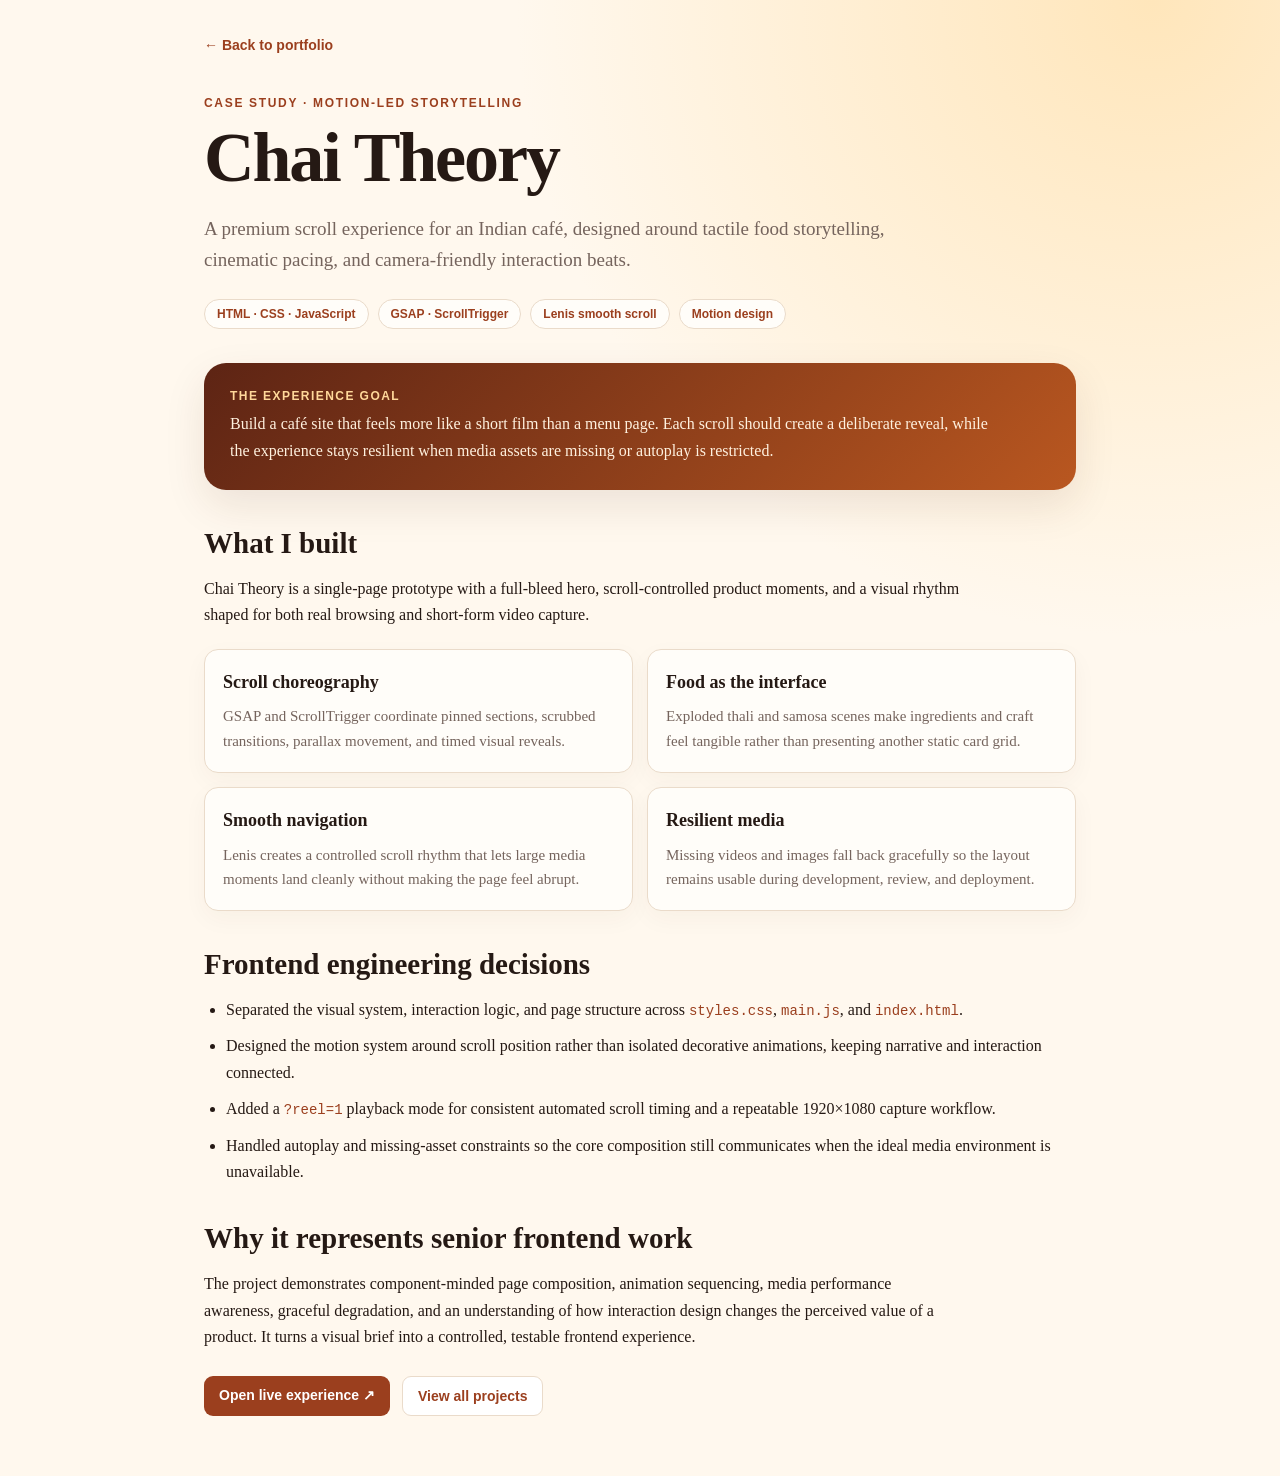
<file: chai-theory.html>
<!doctype html>
<html lang="en">
<head>
  <meta charset="utf-8" />
  <meta name="viewport" content="width=device-width, initial-scale=1" />
  <title>Chai Theory Case Study | Mahima Gokhe</title>
  <style>
    :root{--ink:#251914;--muted:#75645d;--paper:#fff8ee;--panel:#fffdf9;--chai:#9b3f1e;--gold:#d88a22;--line:#eadbca;--shadow:0 16px 42px rgba(80,42,20,.1)}
    *{box-sizing:border-box}body{margin:0;background:radial-gradient(circle at 90% 0,#ffe6bb,transparent 34%),var(--paper);color:var(--ink);font:16px/1.65 Georgia,serif}.wrap{max-width:920px;margin:auto;padding:32px 24px 60px}.back{display:inline-block;color:var(--chai);font:700 14px/1.2 'Trebuchet MS',sans-serif;text-decoration:none;margin-bottom:42px}.back:hover{text-decoration:underline}.kicker{color:var(--chai);font:700 12px/1.2 'Trebuchet MS',sans-serif;letter-spacing:.14em;text-transform:uppercase}h1{font-size:clamp(36px,7vw,70px);line-height:1.02;margin:12px 0 18px;letter-spacing:-.03em}h2{font-size:29px;line-height:1.1;margin:38px 0 13px}p{max-width:760px}.lede{color:var(--muted);font-size:19px;max-width:700px}.meta{display:flex;flex-wrap:wrap;gap:9px;margin:24px 0 34px}.tag{border:1px solid var(--line);background:var(--panel);border-radius:999px;padding:7px 12px;font:700 12px 'Trebuchet MS',sans-serif;color:var(--chai)}.hero{background:linear-gradient(135deg,#5d2414,#b95720);color:#fff;border-radius:22px;padding:26px;margin:24px 0 38px;box-shadow:var(--shadow)}.hero strong{display:block;color:#ffd89a;font:700 12px 'Trebuchet MS',sans-serif;letter-spacing:.12em;text-transform:uppercase;margin-bottom:8px}.hero p{margin:0;color:#fff1df}.grid{display:grid;grid-template-columns:repeat(2,1fr);gap:14px;margin:20px 0 34px}.card{background:var(--panel);border:1px solid var(--line);border-radius:14px;padding:18px;box-shadow:0 8px 24px rgba(80,42,20,.04)}.card h3{font-size:18px;margin:0 0 7px}.card p{margin:0;color:var(--muted);font-size:15px}.features{padding-left:22px}.features li{margin:10px 0}.links{display:flex;flex-wrap:wrap;gap:12px;margin-top:26px}.button{display:inline-block;border-radius:9px;padding:11px 15px;background:var(--chai);color:#fff;text-decoration:none;font:700 14px 'Trebuchet MS',sans-serif}.button.secondary{background:#fff;border:1px solid var(--line);color:var(--chai)}code{font:14px Consolas,monospace;color:var(--chai)}@media(max-width:600px){.wrap{padding:22px 16px 44px}.grid{grid-template-columns:1fr}.hero{padding:21px}}
  </style>
</head>
<body>
  <main class="wrap">
    <a class="back" href="index.html">← Back to portfolio</a>
    <div class="kicker">Case study · Motion-led storytelling</div>
    <h1>Chai Theory</h1>
    <p class="lede">A premium scroll experience for an Indian café, designed around tactile food storytelling, cinematic pacing, and camera-friendly interaction beats.</p>
    <div class="meta"><span class="tag">HTML · CSS · JavaScript</span><span class="tag">GSAP · ScrollTrigger</span><span class="tag">Lenis smooth scroll</span><span class="tag">Motion design</span></div>
    <section class="hero"><strong>The experience goal</strong><p>Build a café site that feels more like a short film than a menu page. Each scroll should create a deliberate reveal, while the experience stays resilient when media assets are missing or autoplay is restricted.</p></section>
    <h2>What I built</h2>
    <p>Chai Theory is a single-page prototype with a full-bleed hero, scroll-controlled product moments, and a visual rhythm shaped for both real browsing and short-form video capture.</p>
    <div class="grid"><article class="card"><h3>Scroll choreography</h3><p>GSAP and ScrollTrigger coordinate pinned sections, scrubbed transitions, parallax movement, and timed visual reveals.</p></article><article class="card"><h3>Food as the interface</h3><p>Exploded thali and samosa scenes make ingredients and craft feel tangible rather than presenting another static card grid.</p></article><article class="card"><h3>Smooth navigation</h3><p>Lenis creates a controlled scroll rhythm that lets large media moments land cleanly without making the page feel abrupt.</p></article><article class="card"><h3>Resilient media</h3><p>Missing videos and images fall back gracefully so the layout remains usable during development, review, and deployment.</p></article></div>
    <h2>Frontend engineering decisions</h2>
    <ul class="features"><li>Separated the visual system, interaction logic, and page structure across <code>styles.css</code>, <code>main.js</code>, and <code>index.html</code>.</li><li>Designed the motion system around scroll position rather than isolated decorative animations, keeping narrative and interaction connected.</li><li>Added a <code>?reel=1</code> playback mode for consistent automated scroll timing and a repeatable 1920×1080 capture workflow.</li><li>Handled autoplay and missing-asset constraints so the core composition still communicates when the ideal media environment is unavailable.</li></ul>
    <h2>Why it represents senior frontend work</h2>
    <p>The project demonstrates component-minded page composition, animation sequencing, media performance awareness, graceful degradation, and an understanding of how interaction design changes the perceived value of a product. It turns a visual brief into a controlled, testable frontend experience.</p>
    <div class="links"><a class="button" href="chai-theory/index.html">Open live experience ↗</a><a class="button secondary" href="index.html#projects-panel">View all projects</a></div>
  </main>
</body>
</html>
</file>
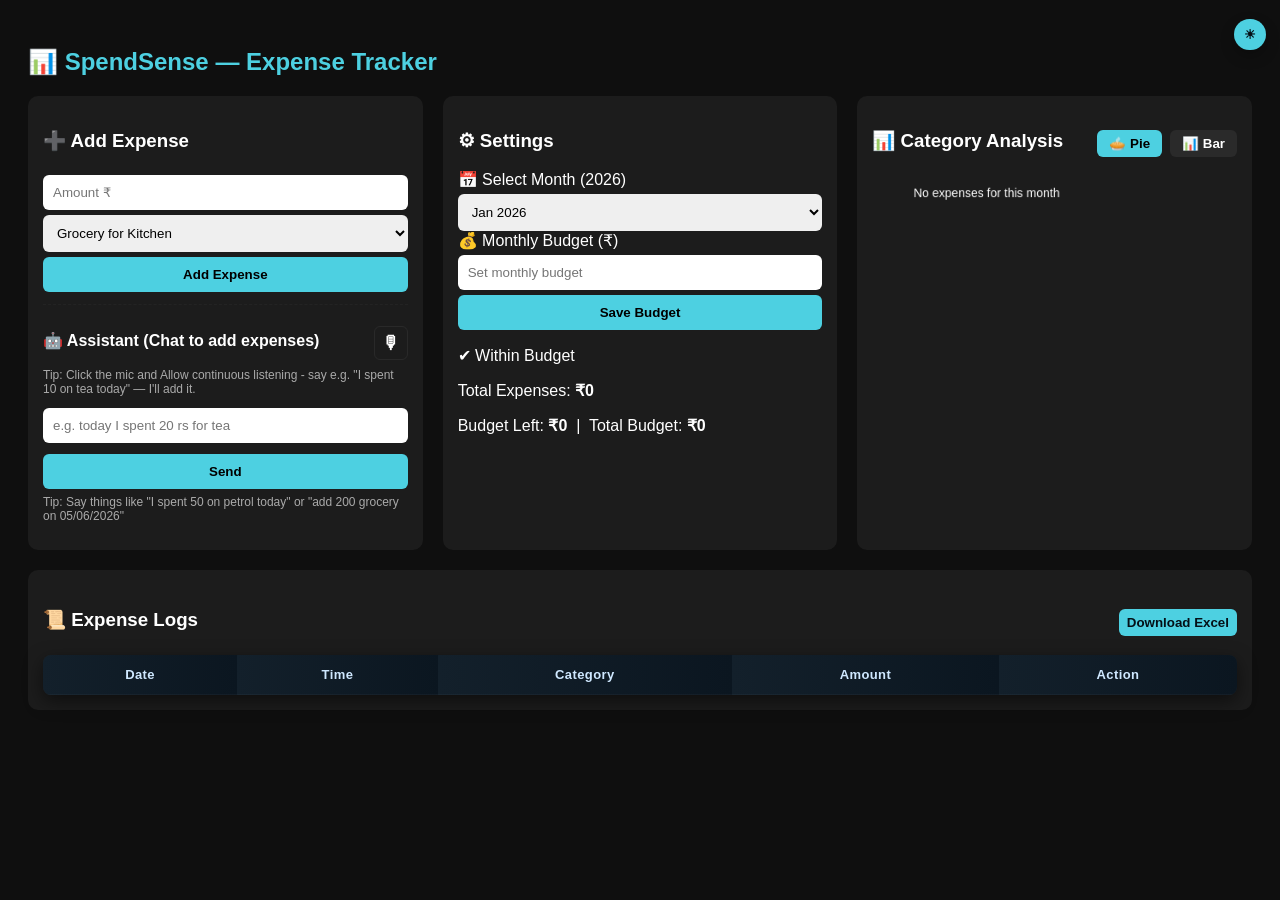
<file: expense-tracker.component.html>
<!DOCTYPE html>
<html>

<head>
  <title>SpendSense — Expense Tracker</title>
  <meta name="viewport" content="width=device-width, initial-scale=1.0">

  <style>
    body {
      font-family: Arial;
      background: #0f0f0f;
      color: white;
      padding: 20px;
    }

    h2 {
      color: #4dd0e1;
    }

    .grid {
      display: flex;
      gap: 20px;
      flex-wrap: wrap;
      margin-bottom: 20px;
    }

    .box {
      background: #1c1c1c;
      padding: 15px;
      border-radius: 10px;
      flex: 1;
      min-width: 300px;
    }

    /* chart tooltip */
    .chart-wrapper {
      position: relative;
      display: flex;
      justify-content: center;
      align-items: center;
      flex-direction: column;
      width: 100%;
    }

    .chart-tooltip {
      position: absolute;
      pointer-events: none;
      background: rgba(15, 23, 36, 0.95);
      color: #e6eef8;
      padding: 8px 10px;
      border-radius: 6px;
      font-size: 13px;
      box-shadow: 0 6px 18px rgba(0, 0, 0, 0.4);
      transform: translate(-50%, -120%);
      white-space: nowrap;
      display: none;
      z-index: 10;
    }

    input,
    select {
      width: 100%;
      padding: 10px 36px 10px 10px;
      /* extra right padding for spinners/controls */
      margin-top: 5px;
      border-radius: 6px;
      border: none;
      box-sizing: border-box;
    }

    button {
      width: 100%;
      padding: 10px;
      margin-top: 5px;
      border-radius: 6px;
      border: none;
      background: #4dd0e1;
      font-weight: bold;
      cursor: pointer;
    }

    canvas {
      background: transparent;
      /* remove pie background container */
      border-radius: 0;
      margin: 10px auto;
      display: block;
      width: 100%;
      max-width: 300px;
      /* reduce visual size */
      height: auto;
    }

    /* HTML legend below chart */
    .chart-legend {
      margin-top: 12px;
      display: flex;
      flex-wrap: wrap;
      gap: 8px;
      align-items: center;
      justify-content: center;
    }

    .legend-item {
      display: flex;
      align-items: center;
      background: transparent;
      padding: 4px 6px;
      border-radius: 6px;
    }

    .legend-swatch {
      width: 14px;
      height: 14px;
      border-radius: 3px;
      display: inline-block;
      flex: 0 0 14px;
      margin-right: 8px;
      border: 1px solid #111;
    }

    /* legend label default (dark mode) */
    .chart-legend .legend-item span {
      color: #e6eef8;
      font-weight: 600;
    }

    /* TABLE STYLE */
    .logs-wrap {
      margin-top: 10px;
    }

    table {
      width: 100%;
      border-collapse: separate;
      border-spacing: 0;
      margin-top: 10px;
      font-size: 14px;
      background: linear-gradient(180deg, rgba(255, 255, 255, 0.02), rgba(255, 255, 255, 0.01));
      box-shadow: 0 6px 18px rgba(0, 0, 0, 0.5);
      border-radius: 8px;
      overflow: hidden;
    }

    th,
    td {
      padding: 12px 14px;
      text-align: center;
      border-bottom: 1px solid rgba(255, 255, 255, 0.03);
    }

    th {
      background: linear-gradient(90deg, #13202b, #0b1620);
      color: #cfe8ff;
      font-weight: 700;
      letter-spacing: 0.4px;
      font-size: 13px;
    }

    tbody tr:nth-child(even) td {
      background: rgba(255, 255, 255, 0.015);
    }

    tbody tr:hover td {
      background: rgba(77, 208, 225, 0.04);
      transform: translateY(-1px);
    }

    tbody tr {
      transition: background 120ms, transform 120ms;
    }

    /* action buttons (small, inline) */
    .edit-btn,
    .delete-btn {
      width: auto !important;
      display: inline-block;
      padding: 4px 6px;
      font-size: 12px;
      line-height: 1;
      border-radius: 4px;
      cursor: pointer;
      border: none;
      vertical-align: middle;
      margin: 0 6px 0 0;
      min-width: 28px;
      text-align: center;
    }

    .edit-btn {
      background: #ffd54f;
      color: #111;
    }

    .delete-btn {
      background: #ff5252;
      color: #fff;
    }

    td.actions {
      white-space: nowrap;
    }

    .download-btn {
      background: #4dd0e1;
      color: #041017;
      border: none;
      padding: 6px 8px;
      border-radius: 6px;
      cursor: pointer;
      font-weight: 700;
      width: auto !important;
      margin-left: 8px;
    }

    .summary {
      font-weight: bold;
    }

    /* light mode overrides */
    .light-mode body {
      background: #f6f7fb;
      color: #071422;
    }

    .light-mode .box {
      background: #ffffff;
      color: #071422;
      border: 1px solid rgba(4, 16, 23, 0.04);
    }

    .light-mode input,
    .light-mode select {
      background: #fff;
      color: #071422;
    }

    .light-mode .chart-tooltip {
      background: rgba(255, 255, 255, 0.96);
      color: #041017;
    }

    .light-mode th {
      background: linear-gradient(90deg, #eaf6fb, #dfeef6);
      color: #041017;
    }

    /* highlight dropdown in light mode */
    .light-mode select {
      background: linear-gradient(180deg, #ffffff, #f4fbff);
      border: 1px solid #cfe8ff;
      box-shadow: 0 4px 12px rgba(16, 54, 88, 0.04) inset;
      padding-right: 42px;
      /* keep space for dropdown arrow */
    }

    .light-mode select:focus {
      outline: none;
      box-shadow: 0 6px 18px rgba(30, 64, 175, 0.08);
      border-color: #60a5fa;
    }

    /* legend swatch adjustments for light mode */
    .light-mode .legend-swatch {
      border: 1px solid rgba(4, 16, 23, 0.06);
      box-shadow: 0 2px 6px rgba(4, 16, 23, 0.06);
    }

    /* ensure legend label uses a dark color in light mode */
    .light-mode .chart-legend .legend-item span {
      color: #141415 !important;
      font-weight: 600 !important;
    }

    /* highlight chat and inputs in light mode */
    /* chat window styles (dark default, light overrides) */
    #chatWindow {
      height: 160px;
      overflow: auto;
      padding: 10px;
      border-radius: 8px;
      border: 1px solid #222;
      margin-bottom: 8px;
      font-size: 13px;
      background: #0b0b0b;
      color: #e6eef8;
    }

    .light-mode #chatWindow {
      background: linear-gradient(180deg, #ffffff, #f3f6f9);
      color: #041017;
      border: 1px solid rgba(4, 16, 23, 0.06);
      box-shadow: 0 6px 18px rgba(4, 16, 23, 0.04) inset;
    }

    .chart-toggle {
      display: flex;
      gap: 8px;
    }

    .toggle-btn {
      width: auto !important;
      padding: 6px 12px;
      background: #2a2a2a;
      color: white;
      border: none;
      border-radius: 6px;
      cursor: pointer;
    }

    .toggle-btn.active {
      background: #4dd0e1;
      color: black;
      font-weight: bold;
    }

    .light-mode .toggle-btn {
      background: #e5e7eb;
      color: black;
    }

    .light-mode .toggle-btn.active {
      background: #4dd0e1;
    }

    /* message classes */
    .bot-msg {
      margin-bottom: 8px;
      color: #cfe8ff;
    }

    .user-msg {
      margin-bottom: 8px;
      color: #fff;
      text-align: right;
    }

    .light-mode .bot-msg {
      color: #334155;
    }

    .light-mode .user-msg {
      color: #0b0b0b;
    }

    .light-mode #chatInput,
    .light-mode input[type="number"] {
      background: #fff;
      color: #041017;
      border: 1px solid rgba(4, 16, 23, 0.06);
      box-shadow: 0 4px 12px rgba(4, 16, 23, 0.03) inset;
      padding-right: 36px;
    }

    /* make legend swatches more distinct on light bg */
    .light-mode .legend-swatch {
      border: 1px solid rgba(0, 0, 0, 0.12);
      box-shadow: 0 2px 6px rgba(0, 0, 0, 0.06);
    }

    /* floating theme button */
    .theme-floating {
      position: fixed;
      top: 14px;
      right: 14px;
      z-index: 60;
    }

    .theme-floating .download-btn {
      padding: 8px 10px;
      border-radius: 999px;
      box-shadow: 0 6px 14px rgba(0, 0, 0, 0.25);
    }

    /* voice button state */
    .voice-btn-listening {
      background: linear-gradient(90deg, #ffb74d, #ff9800);
      color: #071422;
      box-shadow: 0 6px 18px rgba(255, 152, 0, 0.12) !important;
    }

    .voice-btn {
      padding: 0 !important;
      width: 34px;
      height: 34px;
      display: inline-flex;
      align-items: center;
      justify-content: center;
      font-size: 18px;
      border-radius: 6px;
      border: 1px solid rgba(255, 255, 255, 0.06);
      background: transparent;
      color: inherit;
      cursor: pointer;
    }

    .voice-hint {
      font-size: 12px;
      color: #aaa;
    }

    .light-mode .voice-hint {
      color: #475569;
    }
  </style>
</head>

<body>

  <h2>📊 SpendSense — Expense Tracker</h2>

  <!-- floating theme toggle (top-right) -->
  <div class="theme-floating">
    <button id="topThemeBtn" class="download-btn" onclick="toggleTheme()">Theme</button>
  </div>

  <div class="grid">

    <!-- INPUT -->
    <div class="box">
      <h3>➕ Add Expense</h3>

      <input type="number" id="amount" placeholder="Amount ₹">

      <select id="category"></select>

      <button id="addBtn" onclick="addExpense()">Add Expense</button>

      <!-- Assistant moved here -->
      <div style="margin-top:12px;border-top:1px dashed rgba(255,255,255,0.03);padding-top:10px;">
        <div style="display:flex;justify-content:space-between;align-items:center;margin:6px 0 8px;">
          <h4 style="margin:0">🤖 Assistant (Chat to add expenses)</h4>
          <button id="voiceBtn" class="voice-btn" title="Speak to add expense">🎙</button>
        </div>
        <div class="voice-hint" style="margin-bottom:6px;">Tip: Click the mic and Allow continuous listening - say e.g.
          "I spent 10 on tea today" — I'll add it.</div>
        <div id="chatWindow"></div>
        <input type="text" id="chatInput" placeholder="e.g. today I spent 20 rs for tea" style="margin-top:6px;">
        <div style="display:flex;gap:8px;margin-top:6px;">
          <button onclick="sendChat()" style="flex:0 0 auto;">Send</button>
        </div>
        <p style="font-size:12px;color:#aaa;margin-top:6px">Tip: Say things like "I spent 50 on petrol today" or "add
          200 grocery on 05/06/2026"</p>
      </div>
    </div>

    <!-- SETTINGS -->
    <div class="box">
      <h3>⚙ Settings</h3>

      <label>📅 Select Month (2026)</label>
      <select id="monthSelect" onchange="switchMonth()"></select>

      <label>💰 Monthly Budget (₹)</label>
      <input type="number" id="budgetInput" placeholder="Set monthly budget">
      <button onclick="setBudget()">Save Budget</button>

      <!-- Wake word control removed; use microphone button to start listening -->

      <p id="budgetStatus"></p>

      <!-- theme toggle moved to top-right; removed from settings -->

      <p style="margin-top:8px">Total Expenses: <b id="total"></b></p>
      <p>Budget Left: <b id="remaining"></b> &nbsp;|&nbsp; Total Budget: <b id="totalBudget"></b></p>
    </div>


    <!-- PIE -->
    <!-- <div class="box">
    <h3>📊 Category %</h3>
    <div class="chart-wrapper">
      <canvas id="chart" width="260" height="260"></canvas>
      <div id="chartTooltip" class="chart-tooltip"></div>
      <div id="chartLegend" class="chart-legend" aria-hidden="false"></div>
    </div>
  </div> -->
    <div class="box">
      <div style="display:flex;justify-content:space-between;align-items:center;">
        <h3>📊 Category Analysis</h3>

        <div class="chart-toggle">
          <button id="pieBtn" class="toggle-btn active" onclick="switchChart('pie')">
            🥧 Pie
          </button>

          <button id="barBtn" class="toggle-btn" onclick="switchChart('bar')">
            📊 Bar
          </button>
        </div>
      </div>

      <div class="chart-wrapper">
        <canvas id="chart" width="350" height="300"></canvas>

        <div id="chartTooltip" class="chart-tooltip"></div>

        <div id="chartLegend" class="chart-legend"></div>
      </div>
    </div>
  </div>

  <!-- LOGS (TABLE) -->
  <div class="box">
    <h3 style="display:flex;justify-content:space-between;align-items:center">
      <span>📜 Expense Logs</span>
      <button class="download-btn" onclick="downloadAllMonths()">Download Excel</button>
    </h3>

    <table>
      <thead>
        <tr>
          <th>Date</th>
          <th>Time</th>
          <th>Category</th>
          <th>Amount</th>
          <th>Action</th>
        </tr>
      </thead>

      <tbody id="list"></tbody>
    </table>
  </div>

  <script>

    const YEAR = 2026;
    const months = ["Jan", "Feb", "Mar", "Apr", "May", "Jun", "Jul", "Aug", "Sep", "Oct", "Nov", "Dec"];

    // restore previously active month (so chat-added entries are visible after reload)
    let activeMonth = localStorage.getItem('activeMonth') || `${YEAR}-${months[0]}`;
    let data = JSON.parse(localStorage.getItem(activeMonth)) || [];

    // monthly budget will be stored per-month under key `${monthKey}-budget`
    let budget = 0; // per-month budget (loaded for activeMonth)
    let editingId = null;

    /* CATEGORY */
    const categories = [
      "Grocery for Kitchen",
      "Rent",
      "Travel",
      "Shopping",
      "Food",
      "Entertainment",
      "Health",
      "Petrol"
    ];

    let cat = document.getElementById("category");
    categories.forEach(c => {
      let o = document.createElement("option");
      o.textContent = c;
      cat.appendChild(o);
    });

    /* MONTHS */
    function loadMonths() {
      let select = document.getElementById("monthSelect");
      select.innerHTML = "";

      months.forEach(m => {
        let key = `${YEAR}-${m}`;
        let o = document.createElement("option");
        o.value = key;
        o.textContent = `${m} ${YEAR}`;
        select.appendChild(o);
      });

      select.value = activeMonth;
    }

    loadMonths();

    // helper to get/set budget per month
    function getBudgetForMonth(monthKey) {
      const b = localStorage.getItem(`${monthKey}-budget`);
      return b !== null ? Number(b) : 0;
    }

    // initialize budget for the restored active month
    budget = getBudgetForMonth(activeMonth);
    const budgetInputEl = document.getElementById('budgetInput');
    if (budgetInputEl) budgetInputEl.value = budget || '';
    /* SWITCH MONTH */
    function switchMonth() {
      activeMonth = document.getElementById("monthSelect").value;
      data = JSON.parse(localStorage.getItem(activeMonth)) || [];
      // load budget for selected month
      budget = getBudgetForMonth(activeMonth);
      const bi = document.getElementById('budgetInput'); if (bi) bi.value = budget || '';
      render();
      localStorage.setItem('activeMonth', activeMonth);
    }

    /* SAVE */
    function save() {
      localStorage.setItem(activeMonth, JSON.stringify(data));
    }

    /* ADD */
    function addExpense() {
      let amount = parseFloat(document.getElementById("amount").value);
      let category = document.getElementById("category").value;

      if (!amount || amount <= 0) return;

      const now = new Date();
      if (editingId) {
        // update existing
        for (let i = 0; i < data.length; i++) {
          if (data[i].id === editingId) {
            data[i].amount = amount;
            data[i].category = category;
            data[i].time = now.toLocaleTimeString();
            break;
          }
        }
        editingId = null;
        const btn = document.getElementById('addBtn'); if (btn) btn.innerText = 'Add Expense';
      } else {
        data.push({
          id: Date.now(),
          amount,
          category,
          date: now.toDateString(),
          time: now.toLocaleTimeString(),
          source: 'ui'
        });
      }

      save();
      render();
      document.getElementById('amount').value = '';
    }

    /* DELETE */
    function deleteExpense(id) {
      data = data.filter(e => e.id !== id);
      save();
      render();
    }

    function editExpense(id) {
      const item = data.find(d => d.id === id);
      if (!item) return;
      document.getElementById('amount').value = item.amount;
      document.getElementById('category').value = item.category;
      editingId = id;
      const btn = document.getElementById('addBtn'); if (btn) btn.innerText = 'Update Expense';
      // focus amount input for quick edit
      const amt = document.getElementById('amount'); if (amt) { amt.focus(); amt.select(); }
    }

    /* TOTAL */
    function getTotal() {
      return data.reduce((s, e) => s + e.amount, 0);
    }

    /* BUDGET */
    function setBudget() {
      const b = Number(document.getElementById("budgetInput").value) || 0;
      budget = b;
      // persist budget for the currently active month only
      if (activeMonth) localStorage.setItem(`${activeMonth}-budget`, budget);
      render();
    }

    /* render HTML legend below the chart */
    function renderLegend(slices, denom) {
      const el = document.getElementById('chartLegend');
      if (!el) return;
      el.innerHTML = '';
      slices.forEach(s => {
        const pct = ((s.value / (denom || 1)) * 100).toFixed(1);
        const item = document.createElement('div');
        item.className = 'legend-item';
        const sw = document.createElement('span');
        sw.className = 'legend-swatch';
        sw.style.background = s.color;
        const label = document.createElement('span');
        label.textContent = `${s.label}: ${pct}% (₹${s.value})`;
        item.appendChild(sw);
        item.appendChild(label);
        el.appendChild(item);
      });
    }

    /* Export all months into a multi-sheet Excel (SpreadsheetML) file */
    function escapeXML(s) { return String(s).replace(/&/g, '&amp;').replace(/</g, '&lt;').replace(/>/g, '&gt;').replace(/"/g, '&quot;'); }
    function downloadAllMonths() {
      const sheets = [];
      months.forEach(m => {
        const key = `${YEAR}-${m}`;
        const arr = JSON.parse(localStorage.getItem(key) || '[]');
        if (arr && arr.length > 0) sheets.push({ name: `${m} ${YEAR}`, rows: arr });
      });

      // build SpreadsheetML
      let xml = '<?xml version="1.0"?>\r\n<?mso-application progid="Excel.Sheet"?>\r\n';
      xml += '<Workbook xmlns="urn:schemas-microsoft-com:office:spreadsheet" xmlns:o="urn:schemas-microsoft-com:office:office" xmlns:x="urn:schemas-microsoft-com:office:excel" xmlns:ss="urn:schemas-microsoft-com:office:spreadsheet" xmlns:html="http://www.w3.org/TR/REC-html40">\r\n';

      sheets.forEach(sh => {
        xml += `<Worksheet ss:Name="${escapeXML(sh.name)}">\r\n<Table>`;
        // header
        xml += '<Row>';
        ['Date', 'Time', 'Category', 'Amount'].forEach(h => { xml += `<Cell><Data ss:Type="String">${escapeXML(h)}</Data></Cell>`; });
        xml += '</Row>';

        // rows
        (sh.rows || []).forEach(r => {
          xml += '<Row>';
          xml += `<Cell><Data ss:Type="String">${escapeXML(r.date || '')}</Data></Cell>`;
          xml += `<Cell><Data ss:Type="String">${escapeXML(r.time || '')}</Data></Cell>`;
          xml += `<Cell><Data ss:Type="String">${escapeXML(r.category || '')}</Data></Cell>`;
          xml += `<Cell><Data ss:Type="Number">${Number(r.amount || 0)}</Data></Cell>`;
          xml += '</Row>';
        });

        xml += '</Table>\r\n</Worksheet>\r\n';
      });

      xml += '</Workbook>';

      const blob = new Blob([xml], { type: 'application/vnd.ms-excel' });
      const url = URL.createObjectURL(blob);
      const a = document.createElement('a');
      a.href = url;
      a.download = `expenses_${YEAR}.xls`;
      document.body.appendChild(a);
      a.click();
      a.remove();
      URL.revokeObjectURL(url);
    }

    /* THEME: light/dark toggle */
    function setTheme(mode) {
      if (mode === 'light') {
        document.documentElement.classList.add('light-mode');
        if (document.body) document.body.classList.add('light-mode');
      } else {
        document.documentElement.classList.remove('light-mode');
        if (document.body) document.body.classList.remove('light-mode');
      }
      localStorage.setItem('theme', mode);
      updateThemeButton();
      // refresh UI immediately so canvas/text colors reflect the new theme
      try { render(); } catch (e) { /* ignore if render not ready */ }
    }

    function toggleTheme() {
      const cur = localStorage.getItem('theme') || 'dark';
      setTheme(cur === 'dark' ? 'light' : 'dark');
    }

    function updateThemeButton() {
      const b = document.getElementById('themeToggleBtn');
      const t = document.getElementById('topThemeBtn');
      const cur = localStorage.getItem('theme') || 'dark';
      if (b) b.innerText = cur === 'dark' ? 'Switch to Light' : 'Switch to Dark';
      if (t) t.innerText = cur === 'dark' ? '☀' : '🌙';
    }

    function initTheme() {
      const saved = localStorage.getItem('theme');
      if (saved) setTheme(saved);
      else setTheme('dark');
    }

    /* CHART - animated slices + tooltip */
    let chartAnimId = null;
    let chartSlices = [];
    function drawChart() {
      const canvas = document.getElementById('chart');
      const tooltip = document.getElementById('chartTooltip');
      if (!canvas) return;
      const ctx = canvas.getContext('2d');
      const w = canvas.width;
      const h = canvas.height;
      ctx.clearRect(0, 0, w, h);

      // aggregate totals per category
      const totals = {};
      data.forEach(e => { totals[e.category] = (totals[e.category] || 0) + Number(e.amount); });
      const labels = Object.keys(totals);
      const sum = labels.reduce((s, l) => s + totals[l], 0);

      if (sum === 0) {
        // respect theme for the "no data" canvas message
        const isLight = document.documentElement.classList.contains('light-mode');
        ctx.fillStyle = isLight ? '#000000' : '#ffffff';
        ctx.font = '14px Arial';
        ctx.fillText('No expenses for this month', 10, 20);
        return;
      }

      const colors = ['#4dd0e1', '#ffb74d', '#e57373', '#aed581', '#ba68c8', '#64b5f6', '#ffd54f', '#f06292'];
      const cx = w / 2;
      const cy = h / 2;
      const radius = Math.min(w, h) / 2 - 12;

      // build slices metadata (use budget as denominator when budget > sum)
      chartSlices = [];
      let start = -0.5 * Math.PI;
      let denom = sum;
      if (typeof budget === 'number' && budget > sum) denom = budget;

      labels.forEach((l, i) => {
        const value = totals[l];
        const sliceFrac = value / denom;
        const end = start + sliceFrac * Math.PI * 2;
        chartSlices.push({ label: l, value, start, end, color: colors[i % colors.length] });
        start = end;
      });

      // if budget is larger than spent, add a "Remaining" slice to fill up to budget
      if (denom === budget && budget > sum) {
        const remaining = budget - sum;
        if (remaining > 0) {
          const sliceFrac = remaining / denom;
          const end = start + sliceFrac * Math.PI * 2;
          chartSlices.push({ label: 'Remaining', value: remaining, start, end, color: '#ff9800' });
          start = end;
        }
      }

      // animate drawing
      const duration = 700; // ms
      const startTime = performance.now();
      if (chartAnimId) cancelAnimationFrame(chartAnimId);

      function frame(now) {
        const t = Math.min(1, (now - startTime) / duration);
        ctx.clearRect(0, 0, w, h);

        // draw slices up to progress
        chartSlices.forEach((s, idx) => {
          const drawEnd = s.start + (s.end - s.start) * t;
          ctx.beginPath();
          ctx.moveTo(cx, cy);
          ctx.arc(cx, cy, radius, s.start, drawEnd);
          ctx.closePath();
          ctx.fillStyle = s.color;
          ctx.fill();
        });

        // render legend below chart using DOM
        renderLegend(chartSlices, denom);

        if (t < 1) chartAnimId = requestAnimationFrame(frame);
        else chartAnimId = null;
      }

      chartAnimId = requestAnimationFrame(frame);

      // attach hover handlers once
      canvas.onmousemove = (ev) => {
        const rect = canvas.getBoundingClientRect();
        const x = ev.clientX - rect.left;
        const y = ev.clientY - rect.top;
        const dx = x - cx;
        const dy = y - cy;
        const dist = Math.sqrt(dx * dx + dy * dy);
        let found = null;
        if (dist <= radius + 6) {
          let ang = Math.atan2(dy, dx);
          if (ang < -Math.PI / 2) ang += 2 * Math.PI; // normalize to match start/end range
          // find slice
          for (let i = 0; i < chartSlices.length; i++) {
            const s = chartSlices[i];
            if (ang >= s.start && ang <= s.end) { found = { i, s }; break; }
            // edge-case wrap around at -PI/2
            if (s.start > s.end && (ang >= s.start || ang <= s.end)) { found = { i, s }; break; }
          }
        }

        if (found) {
          // redraw with highlight
          ctx.clearRect(0, 0, w, h);
          chartSlices.forEach((s, idx) => {
            ctx.beginPath();
            ctx.moveTo(cx, cy);
            const r = (idx === found.i) ? radius + 8 : radius;
            ctx.arc(cx, cy, r, s.start, s.end);
            ctx.closePath();
            ctx.fillStyle = s.color;
            ctx.fill();
          });
          // render legend below chart using DOM
          renderLegend(chartSlices, denom);

          // tooltip content and position
          tooltip.style.display = 'block';
          tooltip.textContent = `${found.s.label}: ₹${found.s.value} (${((found.s.value / denom) * 100).toFixed(1)}%)`;
          tooltip.style.left = (ev.clientX - rect.left) + 'px';
          tooltip.style.top = (ev.clientY - rect.top) + 'px';
        } else {
          // redraw base (non-highlight) if not animating
          if (!chartAnimId) {
            ctx.clearRect(0, 0, w, h);
            chartSlices.forEach((s) => {
              ctx.beginPath();
              ctx.moveTo(cx, cy);
              ctx.arc(cx, cy, radius, s.start, s.end);
              ctx.closePath();
              ctx.fillStyle = s.color;
              ctx.fill();
            });
            // render legend below chart using DOM
            renderLegend(chartSlices, denom);
            tooltip.textContent = `${found.s.label}: ₹${found.s.value} (${((found.s.value / denom) * 100).toFixed(1)}%)`;
          }
          tooltip.style.display = 'none';
        }
      };

      canvas.onmouseleave = () => { const tooltip = document.getElementById('chartTooltip'); if (tooltip) tooltip.style.display = 'none'; };
    }

    /* RENDER */
    function render() {
      let total = getTotal();
      let remaining = budget - total;

      document.getElementById("total").innerText = "₹" + total;
      document.getElementById("remaining").innerText = "₹" + remaining;

      const totalBudgetEl = document.getElementById('totalBudget');
      if (totalBudgetEl) totalBudgetEl.innerText = "₹" + (budget || 0);

      document.getElementById("budgetStatus").innerText =
        total > budget ? "⚠ Over Budget" : "✔ Within Budget";

      /* TABLE RENDER */
      let list = document.getElementById("list");
      list.innerHTML = "";

      data.slice().reverse().forEach(e => {
        let row = document.createElement("tr");

        row.innerHTML = `
      <td>${e.date}</td>
      <td>${e.time ? e.time : new Date().toLocaleTimeString()}</td>
      <td>${e.category}</td>
      <td>₹${e.amount}</td>
      <td class="actions">
        <button class="edit-btn" onclick="editExpense(${e.id})">✎</button>
        <button class="delete-btn" onclick="deleteExpense(${e.id})">🗑</button>
      </td>
    `;

        list.appendChild(row);
      });

      drawChart();
    }

    initTheme();
    render();

    /* ------------------ Chatbot: parse natural language instructions ------------------ */

    const chatWindow = document.getElementById('chatWindow');

    function appendBot(text) {
      const el = document.createElement('div');
      el.className = 'bot-msg';
      el.textContent = text;
      chatWindow.appendChild(el);
      chatWindow.scrollTop = chatWindow.scrollHeight;
      // show chat window when there's content
      if (chatWindow) chatWindow.style.display = 'block';
    }

    function appendUser(text) {
      const el = document.createElement('div');
      el.className = 'user-msg';
      el.textContent = text;
      chatWindow.appendChild(el);
      chatWindow.scrollTop = chatWindow.scrollHeight;
      // show chat window when user sends
      if (chatWindow) chatWindow.style.display = 'block';
    }

    // hide chat window initially if empty
    if (chatWindow && chatWindow.children.length === 0) chatWindow.style.display = 'none';

    // --- Voice / Speech recognition integration ---
    const voiceBtn = document.getElementById('voiceBtn');
    let recognizing = false;
    const SpeechRecognition = window.SpeechRecognition || window.webkitSpeechRecognition || null;
    let recognition = null;
    let commandRecognition = null;
    if (SpeechRecognition) {
      recognition = new SpeechRecognition();
      recognition.lang = 'en-IN';
      recognition.interimResults = true; // allow detecting wake word in interim
      recognition.continuous = true; // keep listening for wake word or direct commands
      recognition.maxAlternatives = 1;

      recognition.onstart = () => {
        recognizing = true;
        if (voiceBtn) { voiceBtn.classList.add('voice-btn-listening'); voiceBtn.textContent = '🎙︎…'; }
        if (chatWindow) { appendBot('Voice active — say "Hey Tracker" to wake, or speak an expense.'); }
      };

      recognition.onresult = (e) => {
        // process all results since last event
        for (let i = e.resultIndex; i < e.results.length; i++) {
          const resItem = e.results[i];
          const transcript = resItem[0].transcript.trim();
          const lower = transcript.toLowerCase();

          // wake-word detection
          if (lower.includes('hey tracker') || lower.includes('hey, tracker') || lower.includes('heytracker')) {
            appendBot('Heard wake word — listening for your command...');
            // start a one-shot command recognizer to capture the next phrase
            startCommandRecognition();
            continue;
          }

          // if this result is final, treat as direct command (user spoke without wake word while mic active)
          if (resItem.isFinal) {
            appendUser(transcript);
            const parsed = parseMessage(transcript);
            appendBot(parsed.reply);
            if (parsed.added) render();
          }
        }
      };

      recognition.onerror = (ev) => {
        if (chatWindow) appendBot('Voice error: ' + (ev.error || ev.message || 'unknown'));
      };

      recognition.onend = () => {
        recognizing = false;
        if (voiceBtn) { voiceBtn.classList.remove('voice-btn-listening'); voiceBtn.textContent = '🎙'; }
      };
    }

    function startCommandRecognition() {
      if (!SpeechRecognition) return;
      // create a short-lived recognition instance to capture the next spoken command
      try {
        commandRecognition = new SpeechRecognition();
        commandRecognition.lang = 'en-IN';
        commandRecognition.interimResults = false;
        commandRecognition.maxAlternatives = 1;

        commandRecognition.onresult = (ev) => {
          const t = ev.results[0][0].transcript.trim();
          if (t) {
            appendUser(t);
            const r = parseMessage(t);
            appendBot(r.reply);
            if (r.added) render();
          }
        };

        commandRecognition.onerror = (ev) => { if (chatWindow) appendBot('Command listening error'); };
        commandRecognition.onend = () => { commandRecognition = null; };
        commandRecognition.start();
      } catch (err) {
        console.warn('startCommandRecognition failed', err);
      }
    }

    if (voiceBtn) {
      voiceBtn.addEventListener('click', () => {
        if (!SpeechRecognition) {
          const txt = prompt('Voice not supported. Type your expense, e.g. "I spent 50 on tea today"');
          if (txt) {
            appendUser(txt);
            const res = parseMessage(txt);
            appendBot(res.reply);
            if (res.added) render();
          }
          return;
        }

        if (recognizing) {
          stopContinuousRecognition();
        } else {
          startContinuousRecognition();
        }
      });
    }

    function startContinuousRecognition() {
      if (!SpeechRecognition) return;
      try {
        recognition.start();
        recognizing = true;
        if (voiceBtn) { voiceBtn.classList.add('voice-btn-listening'); voiceBtn.textContent = '🎙︎…'; }
      } catch (err) {
        console.warn('startContinuousRecognition failed', err);
        appendBot('Unable to start continuous listening — please click the mic to allow microphone access.');
      }
    }

    function stopContinuousRecognition() {
      try { recognition.stop(); } catch (e) { }
      recognizing = false;
      if (voiceBtn) { voiceBtn.classList.remove('voice-btn-listening'); voiceBtn.textContent = '🎙'; }
    }

    function sendChat() {
      const input = document.getElementById('chatInput');
      const text = input.value.trim();
      if (!text) return;
      appendUser(text);
      input.value = '';
      // process message
      setTimeout(() => {
        const res = parseMessage(text);
        appendBot(res.reply);
        if (res.added) {
          render();
          drawChart();
        }
      }, 200);
    }

    // basic synonym mapping to categories
    const categoryKeywords = {
      food: ['tea', 'coffee', 'restaurant', 'cafe', 'lunch', 'dinner', 'snack', 'food', 'meal'],
      'Grocery for Kitchen': ['grocery', 'groceries', 'supermarket', 'vegetable', 'veggies'],
      Rent: ['rent', 'housing'],
      Travel: ['taxi', 'uber', 'ola', 'train', 'flight', 'bus', 'travel', 'trip'],
      Shopping: ['shopping', 'clothes', 'mall', 'shop'],
      Entertainment: ['movie', 'cinema', 'netflix', 'entertainment'],
      Health: ['doctor', 'pharmacy', 'medicine', 'health'],
      Petrol: ['petrol', 'fuel', 'gas']
    };

    function findCategoryFromText(text) {
      const t = text.toLowerCase();
      for (const [cat, keys] of Object.entries(categoryKeywords)) {
        for (const k of keys) if (t.includes(k)) return cat;
      }
      return null;
    }

    function parseDateToken(token) {
      const now = new Date();
      if (!token) return null;
      token = token.toLowerCase();
      if (token.includes('today')) return now;
      if (token.includes('yesterday')) { const d = new Date(); d.setDate(d.getDate() - 1); return d; }
      // date formats dd/mm/yyyy or dd-mm-yyyy or yyyy-mm-dd
      const m1 = token.match(/(\d{1,2})[\/\-](\d{1,2})[\/\-](\d{2,4})/);
      if (m1) {
        let d = parseInt(m1[1], 10), mo = parseInt(m1[2], 10) - 1, y = parseInt(m1[3], 10);
        if (y < 100) y += 2000;
        return new Date(y, mo, d);
      }
      const m2 = token.match(/(\d{4})[\-](\d{1,2})[\-](\d{1,2})/);
      if (m2) return new Date(parseInt(m2[1], 10), parseInt(m2[2], 10) - 1, parseInt(m2[3], 10));
      return null;
    }

    function parseMessage(text) {
      // Attempt to extract amount
      const numMatch = text.match(/(\d+[\.,]?\d*)/);
      const amountVal = numMatch ? parseFloat(numMatch[1].replace(',', '.')) : null;

      // attempt to find explicit date token like 'today', 'yesterday', 'on 05/06/2026'
      let date = null;
      const dateWords = text.match(/(today|yesterday|on\s+\d{1,2}[\/\-]\d{1,2}[\/\-]\d{2,4}|on\s+\d{4}-\d{1,2}-\d{1,2})/i);
      if (dateWords) date = parseDateToken(dateWords[0]);

      // find category after 'for' or 'on' or by keywords
      let category = null;
      const forMatch = text.match(/for\s+([a-zA-Z ]+)/i);
      if (forMatch) category = findCategoryFromText(forMatch[1]) || capitalize(forMatch[1].trim());
      if (!category) {
        const byKeyword = findCategoryFromText(text);
        if (byKeyword) category = byKeyword;
      }

      // default date
      if (!date) date = new Date();

      if (!amountVal) return { reply: "Sorry, I couldn't find an amount in that message. Try: 'I spent 50 on tea today'", added: false };

      // map small names like 'tea' -> 'Food'
      if (category && typeof category === 'string') {
        // if category matches one of our actual select values, keep; otherwise use mapping
        const existing = Array.from(document.getElementById('category').options).map(o => o.textContent.toLowerCase());
        if (!existing.includes(category.toLowerCase())) {
          // try mapping the word to our categories again
          const mapped = findCategoryFromText(category);
          if (mapped) category = mapped; else category = capitalize(category);
        }
      }

      // final fallback
      if (!category) category = 'Food';

      // add expense into correct month storage
      addExpenseFromChat(amountVal, category, date);

      const prettyDate = date.toDateString();
      return { reply: `Added ₹${amountVal} — ${category} on ${prettyDate}.`, added: true };
    }

    function addExpenseFromChat(amount, category, dateObj) {
      const key = `${YEAR}-${months[dateObj.getMonth()]}`;
      const monthData = JSON.parse(localStorage.getItem(key)) || [];
      const timeStr = (dateObj && dateObj.toLocaleTimeString()) || new Date().toLocaleTimeString();
      monthData.push({ id: Date.now() + Math.floor(Math.random() * 1000), amount, category, date: dateObj.toDateString(), time: timeStr, source: 'chat' });
      localStorage.setItem(key, JSON.stringify(monthData));
      // make the added expense visible immediately by switching the active month to the expense's month
      activeMonth = key;
      localStorage.setItem('activeMonth', activeMonth);
      const monthSelectEl = document.getElementById('monthSelect');
      if (monthSelectEl) monthSelectEl.value = key;
      data = monthData; // reflect change in UI
    }

    function capitalize(s) { return s.charAt(0).toUpperCase() + s.slice(1); }

    let chartType = "pie";
    function switchChart(type) {

      chartType = type;

      if (type === "pie") {
        document.getElementById("pieBtn")
          .classList.toggle("active", type === "pie");
        drawChart();
      } else if (type === "bar") {
        document.getElementById("barBtn")
          .classList.toggle("active", type === "bar");
        const totals = {};
        data.forEach(e => { totals[e.category] = (totals[e.category] || 0) + Number(e.amount); });
        drawBarChart(totals);
      }

    }
    function drawBarChart(totals) {

      const canvas = document.getElementById("chart");
      const ctx = canvas.getContext("2d");

      ctx.clearRect(0, 0, canvas.width, canvas.height);

      const labels = Object.keys(totals);

      if (labels.length === 0) {
        ctx.fillStyle = "white";
        ctx.fillText("No expenses for this month", 10, 20);
        return;
      }

      const values = Object.values(totals);

      const max = Math.max(...values);

      const colors = [
        "#4dd0e1",
        "#ffb74d",
        "#e57373",
        "#aed581",
        "#ba68c8",
        "#64b5f6",
        "#ffd54f",
        "#f06292"
      ];

      let startY = 30;
      const barHeight = 25;

      labels.forEach((label, index) => {

        const value = values[index];

        const width =
          (value / max) *
          (canvas.width - 140);

        ctx.fillStyle = colors[index % colors.length];

        ctx.fillRect(
          120,
          startY,
          width,
          barHeight
        );

        ctx.fillStyle =
          document.documentElement.classList.contains("light-mode")
            ? "#000"
            : "#fff";

        ctx.font = "13px Arial";

        ctx.fillText(
          label,
          10,
          startY + 17
        );

        ctx.fillText(
          "₹" + value,
          width + 130,
          startY + 17
        );

        startY += 40;
      });

      renderBarLegend(labels, values, colors);
    }
    function renderBarLegend(labels, values, colors) {

      const legend =
        document.getElementById("chartLegend");

      legend.innerHTML = "";

      labels.forEach((label, index) => {

        const item =
          document.createElement("div");

        item.className = "legend-item";

        item.innerHTML = `
        <span class="legend-swatch"
              style="background:${colors[index]}">
        </span>

        <span>
            ${label}: ₹${values[index]}
        </span>
      `;

        legend.appendChild(item);
      });
  }


  </script>

</body>

</html>
</file>
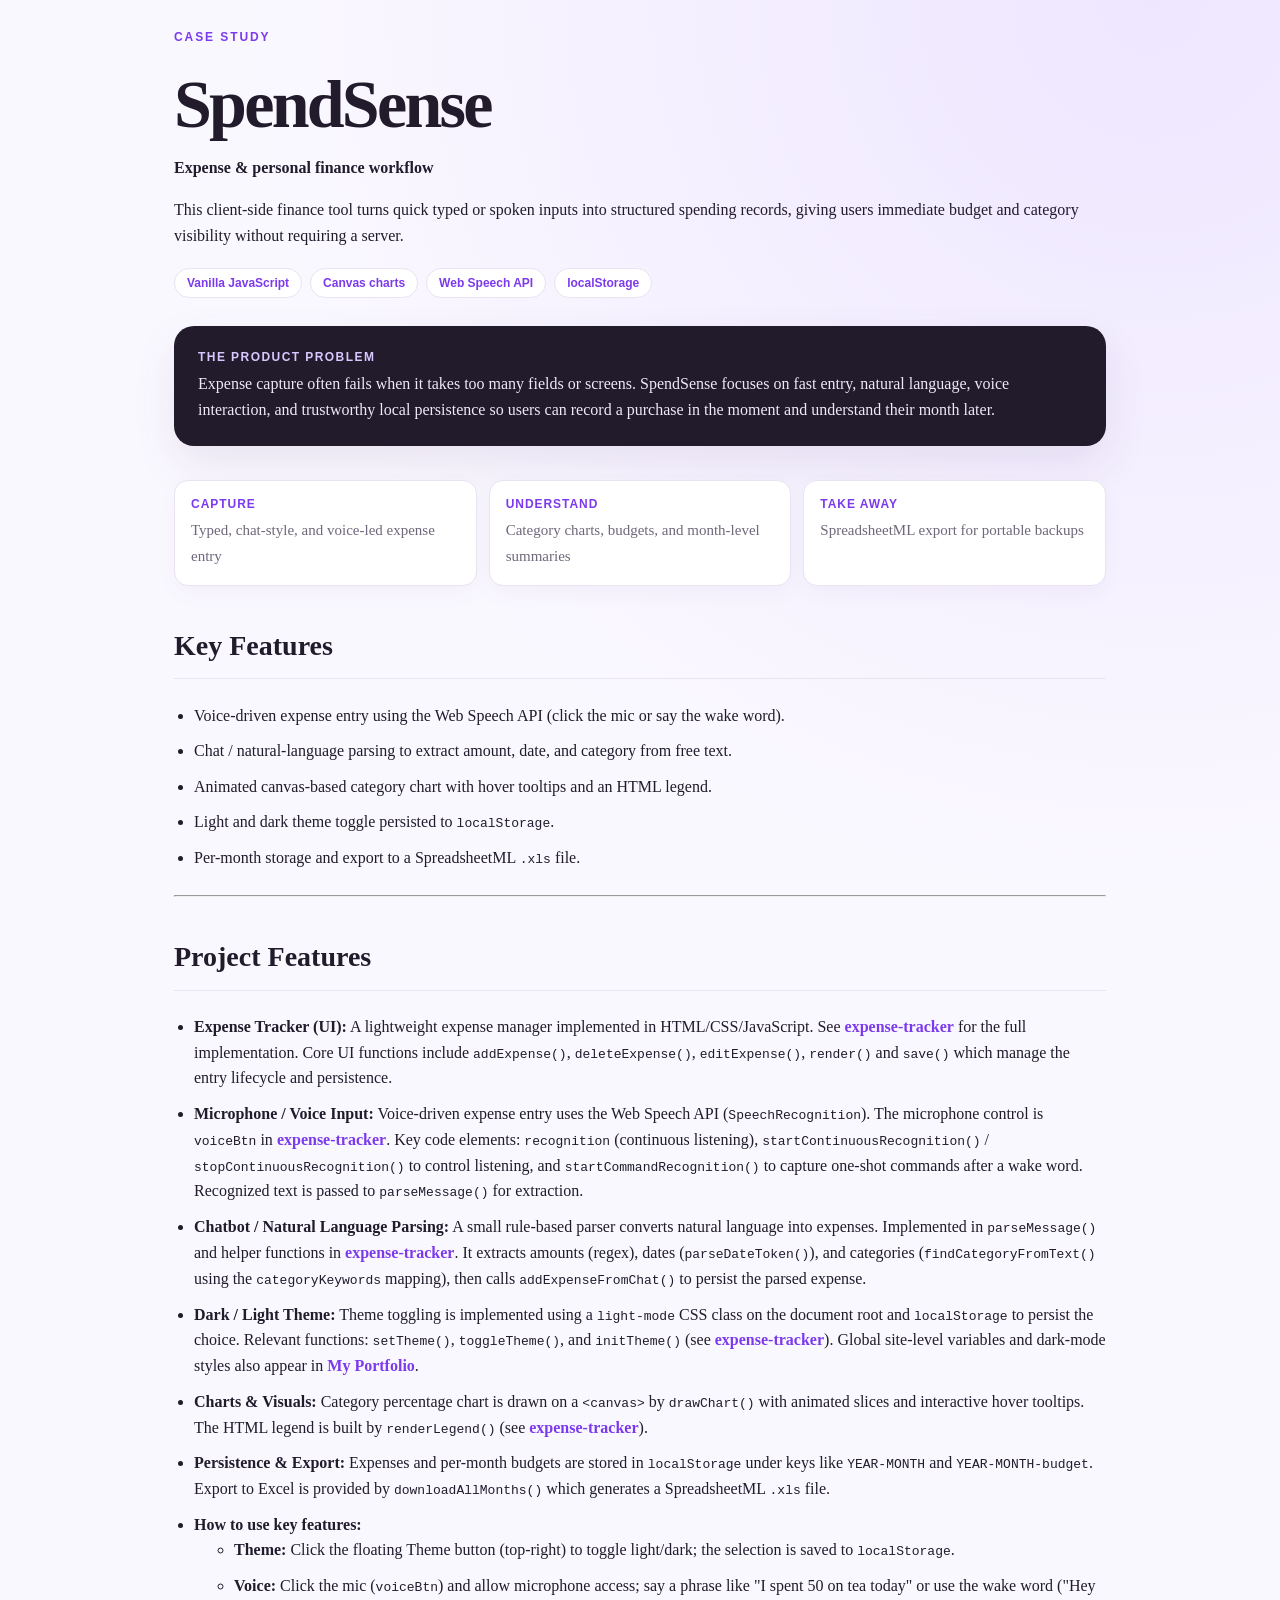
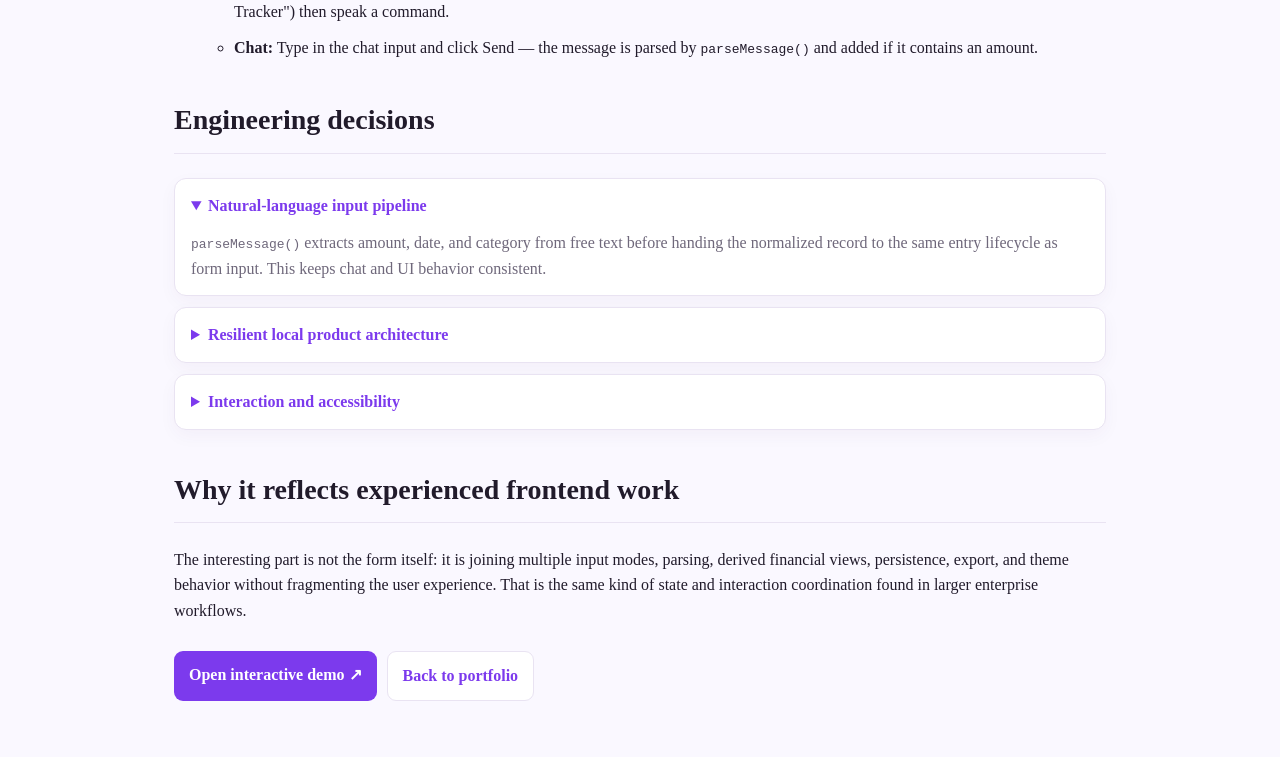
<file: expense-tracker.html>
<!DOCTYPE html>
<html lang="en">
<head>
    <meta charset="UTF-8">
    <meta name="viewport" content="width=device-width, initial-scale=1.0">
    <title>Expense Tracker Demo | Mahima Gokhe</title>
    <style>
        body {
            font-family: -apple-system, BlinkMacSystemFont, "Segoe UI", Helvetica, Arial, sans-serif;
            max-width: 760px;
            margin: 0 auto;
            padding: 24px;
            line-height: 1.6;
            background: #fff;
            color: #333;
        }
        h1, h2 { color: #8A2BE2; }
        a { color: #8A2BE2; text-decoration: none; }
        a:hover { text-decoration: underline; }
        .feature-list { margin: 16px 0 24px; padding-left: 20px; }
        .feature-list li { margin-bottom: 10px; }
        .back-link { margin-top: 24px; display: inline-block; }
        :root{--accent:#7c3aed;--ink:#211b2b;--muted:#6f687b;--paper:#faf8ff;--panel:#fff;--line:#e9e3f2;--shadow:0 18px 45px rgba(65,38,105,.09)}*{box-sizing:border-box}body{max-width:980px;padding:30px 24px 60px;background:radial-gradient(circle at 90% 0,#eee6ff,transparent 34%),var(--paper);color:var(--ink);font-family:Georgia,serif}body:before{content:'CASE STUDY';display:block;color:var(--accent);font:700 12px 'Trebuchet MS',sans-serif;letter-spacing:.16em;margin-bottom:26px}h1{font-size:clamp(36px,7vw,68px);line-height:1.02;letter-spacing:-.04em;margin:0 0 16px;color:var(--ink)}h2{font-size:28px;margin-top:38px;color:var(--ink);border-bottom:1px solid var(--line);padding-bottom:10px}a{color:var(--accent);font-weight:600}.meta{display:flex;flex-wrap:wrap;gap:8px;color:var(--accent);margin:20px 0 28px}.meta strong{background:var(--panel);border:1px solid var(--line);border-radius:999px;padding:7px 12px;font:700 12px 'Trebuchet MS',sans-serif}.hero{background:var(--ink);color:#fff;border-radius:20px;padding:24px;margin:20px 0 34px;box-shadow:var(--shadow)}.hero strong{display:block;color:#d8c8ff;font:700 12px 'Trebuchet MS',sans-serif;letter-spacing:.12em;text-transform:uppercase;margin-bottom:7px}.hero p{margin:0;color:#eee8f8}.insight-grid{display:grid;grid-template-columns:repeat(3,1fr);gap:12px;margin:20px 0}.insight{background:var(--panel);border:1px solid var(--line);border-radius:14px;padding:16px;box-shadow:0 8px 22px rgba(65,38,105,.04)}.insight b{display:block;font:700 12px 'Trebuchet MS',sans-serif;color:var(--accent);letter-spacing:.08em;text-transform:uppercase;margin-bottom:6px}.insight span{font-size:15px;color:var(--muted)}details{background:var(--panel);border:1px solid var(--line);border-radius:12px;padding:14px 16px;margin:11px 0;box-shadow:0 6px 18px rgba(65,38,105,.04)}summary{cursor:pointer;font-weight:700;color:var(--accent)}details p{color:var(--muted);margin:12px 0 0}.actions{display:flex;flex-wrap:wrap;gap:10px;margin-top:28px}.action{display:inline-block;padding:11px 15px;border-radius:9px;background:var(--accent);color:#fff;text-decoration:none}.action.secondary{background:var(--panel);border:1px solid var(--line);color:var(--accent)}@media(max-width:600px){body{padding:22px 16px 44px}.insight-grid{grid-template-columns:1fr}h2{font-size:24px}}
    </style>
</head>
<body>
    <h1>SpendSense</h1>
    <p><strong>Expense & personal finance workflow</strong></p><p>This client-side finance tool turns quick typed or spoken inputs into structured spending records, giving users immediate budget and category visibility without requiring a server.</p>
    <div class="meta"><strong>Vanilla JavaScript</strong><strong>Canvas charts</strong><strong>Web Speech API</strong><strong>localStorage</strong></div>
    <section class="hero"><strong>The product problem</strong><p>Expense capture often fails when it takes too many fields or screens. SpendSense focuses on fast entry, natural language, voice interaction, and trustworthy local persistence so users can record a purchase in the moment and understand their month later.</p></section>
    <div class="insight-grid"><div class="insight"><b>Capture</b><span>Typed, chat-style, and voice-led expense entry</span></div><div class="insight"><b>Understand</b><span>Category charts, budgets, and month-level summaries</span></div><div class="insight"><b>Take away</b><span>SpreadsheetML export for portable backups</span></div></div>
    <h2>Key Features</h2>
    <ul class="feature-list">
        <li>Voice-driven expense entry using the Web Speech API (click the mic or say the wake word).</li>
        <li>Chat / natural-language parsing to extract amount, date, and category from free text.</li>
        <li>Animated canvas-based category chart with hover tooltips and an HTML legend.</li>
        <li>Light and dark theme toggle persisted to <code>localStorage</code>.</li>
        <li>Per-month storage and export to a SpreadsheetML <code>.xls</code> file.</li>
    </ul>
    <hr>
    <h2>Project Features</h2>
    <ul class="feature-list">
        <li><strong>Expense Tracker (UI):</strong> A lightweight expense manager implemented in HTML/CSS/JavaScript. See <a href="expense-tracker.component.html">expense-tracker</a> for the full implementation. Core UI functions include <code>addExpense()</code>, <code>deleteExpense()</code>, <code>editExpense()</code>, <code>render()</code> and <code>save()</code> which manage the entry lifecycle and persistence.</li>

        <li><strong>Microphone / Voice Input:</strong> Voice-driven expense entry uses the Web Speech API (<code>SpeechRecognition</code>). The microphone control is <code>voiceBtn</code> in <a href="expense-tracker.component.html">expense-tracker</a>. Key code elements: <code>recognition</code> (continuous listening), <code>startContinuousRecognition()</code> / <code>stopContinuousRecognition()</code> to control listening, and <code>startCommandRecognition()</code> to capture one-shot commands after a wake word. Recognized text is passed to <code>parseMessage()</code> for extraction.</li>

        <li><strong>Chatbot / Natural Language Parsing:</strong> A small rule-based parser converts natural language into expenses. Implemented in <code>parseMessage()</code> and helper functions in <a href="expense-tracker.component.html">expense-tracker</a>. It extracts amounts (regex), dates (<code>parseDateToken()</code>), and categories (<code>findCategoryFromText()</code> using the <code>categoryKeywords</code> mapping), then calls <code>addExpenseFromChat()</code> to persist the parsed expense.</li>

        <li><strong>Dark / Light Theme:</strong> Theme toggling is implemented using a <code>light-mode</code> CSS class on the document root and <code>localStorage</code> to persist the choice. Relevant functions: <code>setTheme()</code>, <code>toggleTheme()</code>, and <code>initTheme()</code> (see <a href="expense-tracker.component.html">expense-tracker</a>). Global site-level variables and dark-mode styles also appear in <a href="index.html">My Portfolio</a>.</li>

        <li><strong>Charts &amp; Visuals:</strong> Category percentage chart is drawn on a <code>&lt;canvas&gt;</code> by <code>drawChart()</code> with animated slices and interactive hover tooltips. The HTML legend is built by <code>renderLegend()</code> (see <a href="expense-tracker.component.html">expense-tracker</a>).</li>

        <li><strong>Persistence &amp; Export:</strong> Expenses and per-month budgets are stored in <code>localStorage</code> under keys like <code>YEAR-MONTH</code> and <code>YEAR-MONTH-budget</code>. Export to Excel is provided by <code>downloadAllMonths()</code> which generates a SpreadsheetML <code>.xls</code> file.</li>

        <li><strong>How to use key features:</strong>
            <ul>
                <li><strong>Theme:</strong> Click the floating Theme button (top-right) to toggle light/dark; the selection is saved to <code>localStorage</code>.</li>
                <li><strong>Voice:</strong> Click the mic (<code>voiceBtn</code>) and allow microphone access; say a phrase like "I spent 50 on tea today" or use the wake word ("Hey Tracker") then speak a command.</li>
                <li><strong>Chat:</strong> Type in the chat input and click Send — the message is parsed by <code>parseMessage()</code> and added if it contains an amount.</li>
            </ul>
        </li>
    </ul>
    <h2>Engineering decisions</h2><details open><summary>Natural-language input pipeline</summary><p><code>parseMessage()</code> extracts amount, date, and category from free text before handing the normalized record to the same entry lifecycle as form input. This keeps chat and UI behavior consistent.</p></details><details><summary>Resilient local product architecture</summary><p>Month-scoped keys keep reads focused, theme state is isolated, and the browser-only design makes the demo usable without account setup or network availability.</p></details><details><summary>Interaction and accessibility</summary><p>Canvas visuals are paired with an HTML legend, while voice controls, theme state, edit, delete, and export actions expose a complete everyday workflow.</p></details>
    <h2>Why it reflects experienced frontend work</h2><p>The interesting part is not the form itself: it is joining multiple input modes, parsing, derived financial views, persistence, export, and theme behavior without fragmenting the user experience. That is the same kind of state and interaction coordination found in larger enterprise workflows.</p>
    <div class="actions"><a class="action" href="expense-tracker.component.html">Open interactive demo ↗</a><a class="action secondary" href="index.html">Back to portfolio</a></div>
</body>
</html>
</file>
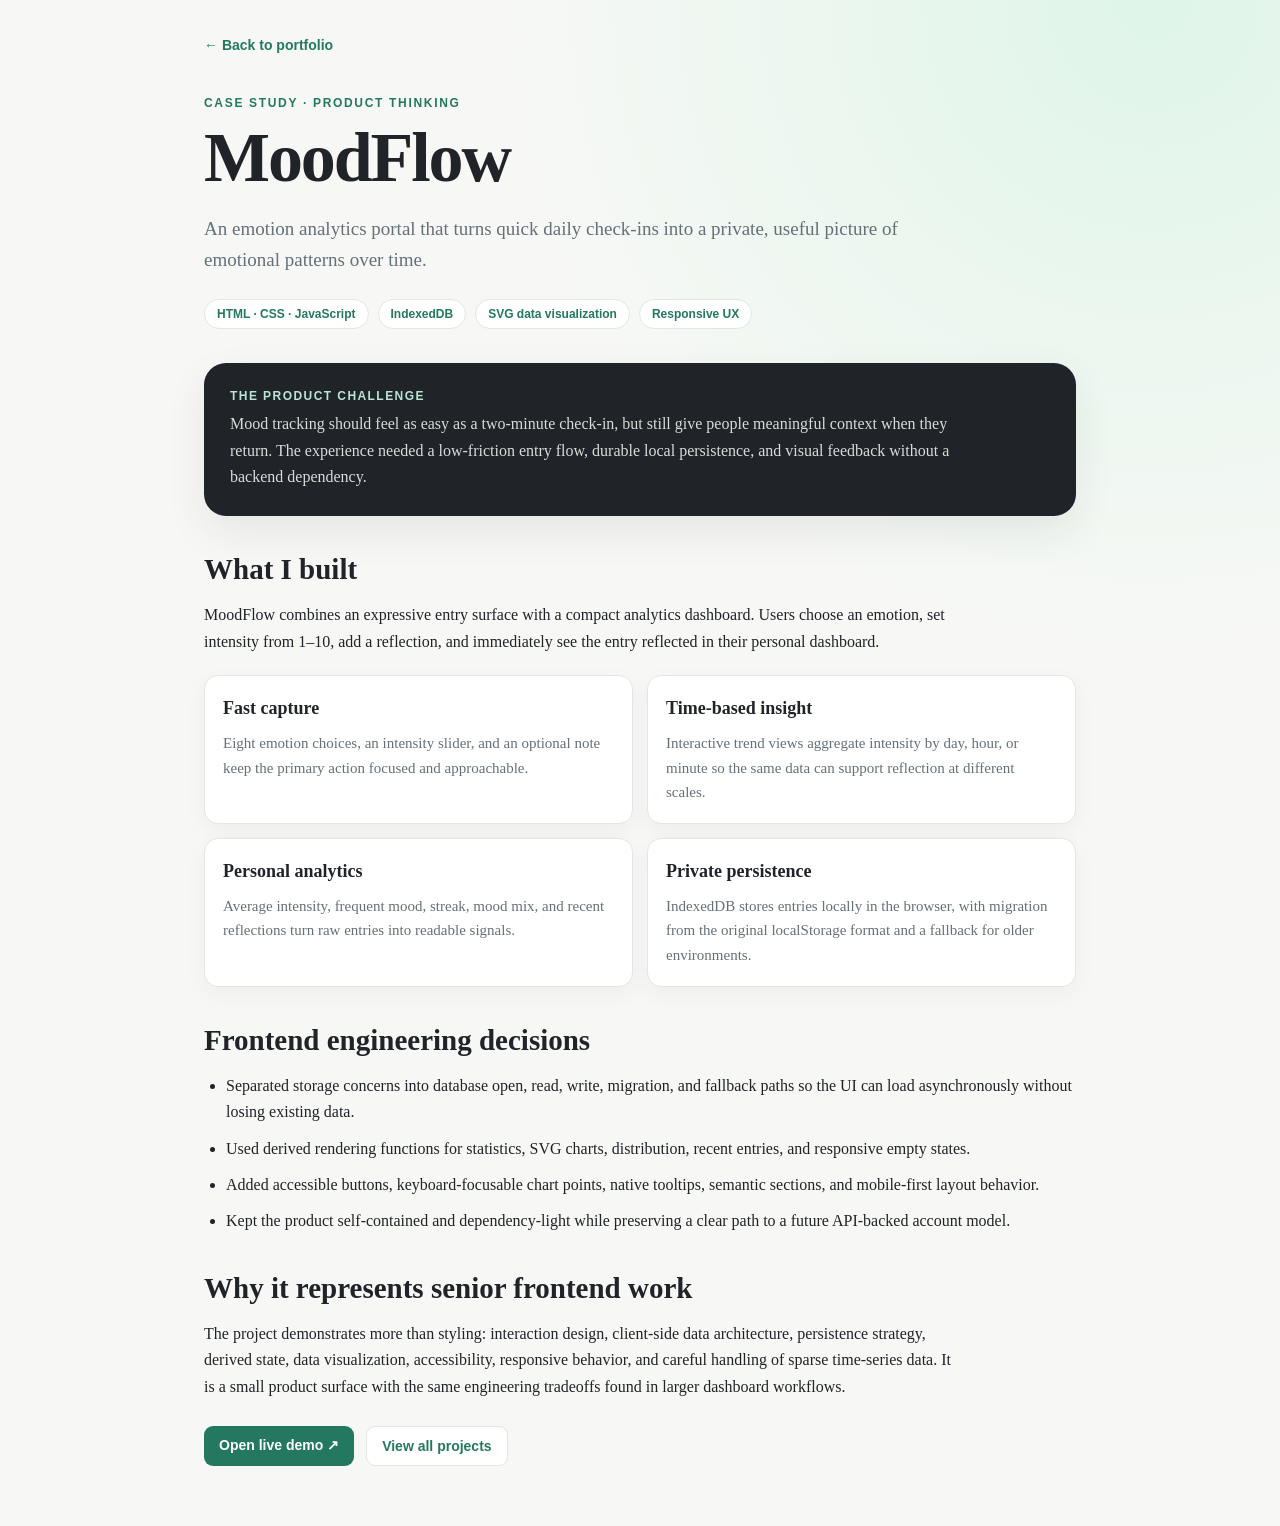
<file: moodflow.html>
<!doctype html>
<html lang="en">
<head>
  <meta charset="utf-8" />
  <meta name="viewport" content="width=device-width, initial-scale=1" />
  <title>MoodFlow Case Study | Mahima Gokhe</title>
  <style>
    :root{--ink:#202328;--muted:#667078;--paper:#f7f8f5;--panel:#fff;--green:#23785f;--mint:#b9e5d2;--line:#e1e8e3;--shadow:0 16px 42px rgba(32,35,40,.08)}
    *{box-sizing:border-box}body{margin:0;background:radial-gradient(circle at 90% 0,#dff5e9,transparent 34%),var(--paper);color:var(--ink);font:16px/1.65 Georgia,serif}.wrap{max-width:920px;margin:auto;padding:32px 24px 60px}.back{display:inline-block;color:var(--green);font:700 14px/1.2 'Trebuchet MS',sans-serif;text-decoration:none;margin-bottom:42px}.back:hover{text-decoration:underline}.kicker{color:var(--green);font:700 12px/1.2 'Trebuchet MS',sans-serif;letter-spacing:.14em;text-transform:uppercase}h1{font-size:clamp(36px,7vw,70px);line-height:1.02;margin:12px 0 18px;letter-spacing:-.03em}h2{font-size:29px;line-height:1.1;margin:38px 0 13px}p{max-width:760px}.lede{color:var(--muted);font-size:19px;max-width:700px}.meta{display:flex;flex-wrap:wrap;gap:9px;margin:24px 0 34px}.tag{border:1px solid var(--line);background:var(--panel);border-radius:999px;padding:7px 12px;font:700 12px 'Trebuchet MS',sans-serif;color:var(--green)}.hero{background:var(--ink);color:#fff;border-radius:22px;padding:26px;margin:24px 0 38px;box-shadow:var(--shadow)}.hero strong{display:block;color:var(--mint);font:700 12px 'Trebuchet MS',sans-serif;letter-spacing:.12em;text-transform:uppercase;margin-bottom:8px}.hero p{margin:0;color:#d5ddd9}.grid{display:grid;grid-template-columns:repeat(2,1fr);gap:14px;margin:20px 0 34px}.card{background:var(--panel);border:1px solid var(--line);border-radius:14px;padding:18px;box-shadow:0 8px 24px rgba(32,35,40,.04)}.card h3{font-size:18px;margin:0 0 7px}.card p{margin:0;color:var(--muted);font-size:15px}.features{padding-left:22px}.features li{margin:10px 0}.links{display:flex;flex-wrap:wrap;gap:12px;margin-top:26px}.button{display:inline-block;border-radius:9px;padding:11px 15px;background:var(--green);color:#fff;text-decoration:none;font:700 14px 'Trebuchet MS',sans-serif}.button.secondary{background:#fff;border:1px solid var(--line);color:var(--green)}code{font:14px Consolas,monospace;color:var(--green)}@media(max-width:600px){.wrap{padding:22px 16px 44px}.grid{grid-template-columns:1fr}.hero{padding:21px}}
  </style>
</head>
<body>
  <main class="wrap">
    <a class="back" href="index.html">← Back to portfolio</a>
    <div class="kicker">Case study · Product thinking</div>
    <h1>MoodFlow</h1>
    <p class="lede">An emotion analytics portal that turns quick daily check-ins into a private, useful picture of emotional patterns over time.</p>
    <div class="meta"><span class="tag">HTML · CSS · JavaScript</span><span class="tag">IndexedDB</span><span class="tag">SVG data visualization</span><span class="tag">Responsive UX</span></div>
    <section class="hero"><strong>The product challenge</strong><p>Mood tracking should feel as easy as a two-minute check-in, but still give people meaningful context when they return. The experience needed a low-friction entry flow, durable local persistence, and visual feedback without a backend dependency.</p></section>
    <h2>What I built</h2>
    <p>MoodFlow combines an expressive entry surface with a compact analytics dashboard. Users choose an emotion, set intensity from 1–10, add a reflection, and immediately see the entry reflected in their personal dashboard.</p>
    <div class="grid"><article class="card"><h3>Fast capture</h3><p>Eight emotion choices, an intensity slider, and an optional note keep the primary action focused and approachable.</p></article><article class="card"><h3>Time-based insight</h3><p>Interactive trend views aggregate intensity by day, hour, or minute so the same data can support reflection at different scales.</p></article><article class="card"><h3>Personal analytics</h3><p>Average intensity, frequent mood, streak, mood mix, and recent reflections turn raw entries into readable signals.</p></article><article class="card"><h3>Private persistence</h3><p>IndexedDB stores entries locally in the browser, with migration from the original localStorage format and a fallback for older environments.</p></article></div>
    <h2>Frontend engineering decisions</h2>
    <ul class="features"><li>Separated storage concerns into database open, read, write, migration, and fallback paths so the UI can load asynchronously without losing existing data.</li><li>Used derived rendering functions for statistics, SVG charts, distribution, recent entries, and responsive empty states.</li><li>Added accessible buttons, keyboard-focusable chart points, native tooltips, semantic sections, and mobile-first layout behavior.</li><li>Kept the product self-contained and dependency-light while preserving a clear path to a future API-backed account model.</li></ul>
    <h2>Why it represents senior frontend work</h2>
    <p>The project demonstrates more than styling: interaction design, client-side data architecture, persistence strategy, derived state, data visualization, accessibility, responsive behavior, and careful handling of sparse time-series data. It is a small product surface with the same engineering tradeoffs found in larger dashboard workflows.</p>
    <div class="links"><a class="button" href="moodflow/index.html">Open live demo ↗</a><a class="button secondary" href="index.html#projects-panel">View all projects</a></div>
  </main>
</body>
</html>
</file>
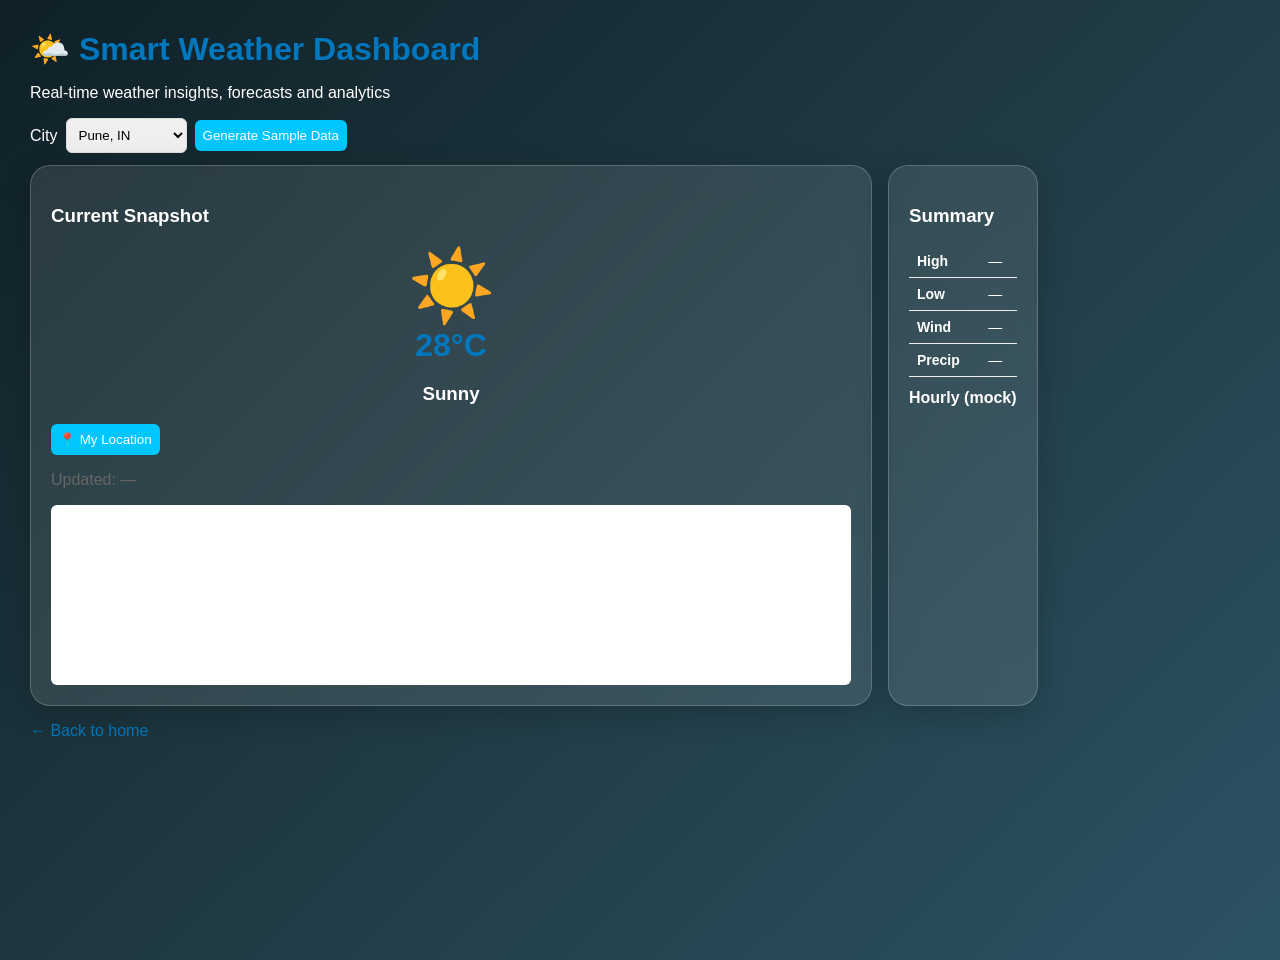
<file: tsest.html>
<!doctype html>
<html lang="en">

<head>
  <meta charset="utf-8" />
  <meta name="viewport" content="width=device-width,initial-scale=1" />
  <title>Weather App — Demo</title>
  <style>
    :root {
      --primary: #0277bd;
      --muted: #666
    }

    body {
      font-family: 'Segoe UI', sans-serif;
      min-height: 100vh;
      margin: 0;
      padding: 30px;
      background: linear-gradient(135deg,
          #0f2027,
          #203a43,
          #2c5364);
      color: white;
    }

    h1 {
      color: var(--primary);
      margin: 0 0 12px
    }

    .controls,
    .meta {
      display: flex;
      gap: 8px;
      align-items: center;
      margin: 12px 0
    }

    select,
    input,
    button {
      padding: 8px;
      border-radius: 6px;
      border: 1px solid #ddd
    }

    .grid {
      display: flex;
      gap: 16px;
      flex-wrap: wrap
    }

    .card {
      background: rgba(255, 255, 255, 0.1);
      backdrop-filter: blur(15px);
      border: 1px solid rgba(255, 255, 255, 0.2);
      border-radius: 20px;
      padding: 20px;
      box-shadow: 0 8px 32px rgba(0, 0, 0, .2);
    }

    button {
      background: #00c6ff;
      color: white;
      border: none;
      cursor: pointer;
      transition: .3s;
    }

    button:hover {
      transform: translateY(-2px);
    }

    canvas {
      width: 100%;
      height: 180px;
      display: block;
      background: #fff;
      border-radius: 6px
    }

    table {
      width: 100%;
      border-collapse: collapse;
      margin-top: 12px
    }

    td,
    th {
      padding: 8px;
      border-bottom: 1px solid #eee;
      text-align: left;
      font-size: 14px
    }

    a.back {
      display: inline-block;
      margin-top: 16px;
      color: var(--primary);
      text-decoration: none
    }
  </style>
</head>

<body>
  <h1>
    🌤️ Smart Weather Dashboard
  </h1>

  <p>
    Real-time weather insights,
    forecasts and analytics
  </p>

  <div class="controls">
    <label for="city">City</label>
    <select id="city">
      <option value="pune">Pune, IN</option>
      <option value="mumbai">Mumbai, IN</option>
      <option value="london">London, UK</option>
      <option value="newyork">New York, US</option>
    </select>

    <button id="refresh">Generate Sample Data</button>
  </div>

  <div class="grid">
    <div class="card">
      <h3>Current Snapshot</h3>
      <div style="text-align:center">
        <div id="weatherIcon" style="font-size:70px">
          ☀️
        </div>

        <h1 id="temp">28°C</h1>

        <h3 id="condition">
          Sunny
        </h3>
      </div>
      <button id="locationBtn">
        📍 My Location
      </button>
      <p class="muted" id="updated" style="color:var(--muted)">Updated: —</p>
      <canvas id="chart" width="800" height="180" aria-label="Temperature chart"></canvas>
    </div>

    <div class="card">
      <h3>Summary</h3>
      <table>
        <tr>
          <th>High</th>
          <td id="high">—</td>
        </tr>
        <tr>
          <th>Low</th>
          <td id="low">—</td>
        </tr>
        <tr>
          <th>Wind</th>
          <td id="wind">—</td>
        </tr>
        <tr>
          <th>Precip</th>
          <td id="precip">—</td>
        </tr>
      </table>
      <h4 style="margin-top:12px">Hourly (mock)</h4>
      <ul id="hours" style="padding-left:18px;margin:6px 0 0 0"></ul>
    </div>
  </div>

  <a class="back" href="index.html">&larr; Back to home</a>

  <script>
    const cityEl = document.getElementById('city');
    const refresh = document.getElementById('refresh');
    const tempEl = document.getElementById('temp');
    const condEl = document.getElementById('condition');
    const updatedEl = document.getElementById('updated');
    const highEl = document.getElementById('high');
    const lowEl = document.getElementById('low');
    const windEl = document.getElementById('wind');
    const precipEl = document.getElementById('precip');
    const hoursEl = document.getElementById('hours');
    const canvas = document.getElementById('chart');
    const ctx = canvas.getContext('2d');

    function randomRange(min, max) { return Math.round((Math.random() * (max - min)) + min); }
    function genMock(city) {
      // base temps per city
      const base = { pune: 28, mumbai: 30, london: 12, newyork: 20 }[city] || 22;
      const hourly = Array.from({ length: 24 }, (_, i) => ({
        hour: i,
        temp: Math.round(base + Math.sin(i / 3) * 4 + randomRange(-2, 2)),
        precip: Math.abs(Math.round(Math.random() * 10)),
        wind: randomRange(5, 25)
      }));
      return hourly;
    }

    function renderHourly(hourly) {
      const avg = (max + min) / 2;

      let condition = "☀️ Sunny";
      let icon = "☀️";

      if (hourly[6].temp < avg) {
        condition = "☁️ Cloudy";
        icon = "☁️";
      }

      document.getElementById("weatherIcon").textContent = icon;

      condEl.textContent = condition;
      // chart
      const w = canvas.width, h = canvas.height;
      ctx.clearRect(0, 0, w, h);
      const temps = hourly.map(d => d.temp);
      const min = Math.min(...temps), max = Math.max(...temps);
      const pad = 20;
      const stepX = (w - pad * 2) / (hourly.length - 1);
      // axes
      ctx.strokeStyle = '#eee';
      ctx.beginPath();
      ctx.moveTo(pad, pad);
      ctx.lineTo(pad, h - pad);
      ctx.lineTo(w - pad, h - pad);
      ctx.stroke();
      // line
      ctx.strokeStyle = '#0277bd';
      ctx.lineWidth = 2;
      ctx.beginPath();
      hourly.forEach((d, i) => {
        const x = pad + i * stepX;
        const y = pad + ((max - d.temp) / (max - min || 1)) * (h - pad * 2);
        if (i === 0) ctx.moveTo(x, y); else ctx.lineTo(x, y);
      });
      ctx.stroke();
      // points
      ctx.fillStyle = '#0277bd';
      hourly.forEach((d, i) => {
        const x = pad + i * stepX;
        const y = pad + ((max - d.temp) / (max - min || 1)) * (h - pad * 2);
        ctx.beginPath(); ctx.arc(x, y, 2, 0, Math.PI * 2); ctx.fill();
      });
      // fill hours list
      hoursEl.innerHTML = '';
      hourly.slice(0, 8).forEach(d => {
        const li = document.createElement('li');
        li.textContent = `${String(d.hour).padStart(2, '0')}:00 — ${d.temp}°C • ${d.precip}% precip`;
        hoursEl.appendChild(li);
      });
      // summary
      tempEl.textContent = `${hourly[6].temp} °C`;
      condEl.textContent = hourly[6].temp > (max + min) / 2 ? 'Sunny' : 'Cloudy';
      updatedEl.textContent = 'Updated: ' + new Date().toLocaleString();
      highEl.textContent = Math.max(...temps) + ' °C';
      lowEl.textContent = Math.min(...temps) + ' °C';
      windEl.textContent = hourly[Math.floor(hourly.length / 2)].wind + ' km/h';
      precipEl.textContent = hourly.reduce((s, d) => s + d.precip, 0) / hourly.length | 0 + ' %';
    }
    document
      .getElementById("locationBtn")
      .addEventListener("click", () => {

        navigator.geolocation.getCurrentPosition(pos => {

          alert(
            `Latitude:
${pos.coords.latitude}

Longitude:
${pos.coords.longitude}`
          );

        });

      });
    const gradient =
      ctx.createLinearGradient(
        0,
        0,
        0,
        h
      );

    gradient.addColorStop(
      0,
      "#00c6ff"
    );

    gradient.addColorStop(
      1,
      "rgba(0,198,255,0)"
    );
    ctx.lineTo(
      w - pad,
      h - pad
    );

    ctx.lineTo(
      pad,
      h - pad
    );

    ctx.closePath();

    ctx.fillStyle = gradient;

    ctx.fill();

    function update() {
      const hourly = genMock(cityEl.value);
      renderHourly(hourly);
    }

    refresh.addEventListener('click', update);
    cityEl.addEventListener('change', update);
    // initial
    update();
  </script>
</body>

</html>
</file>
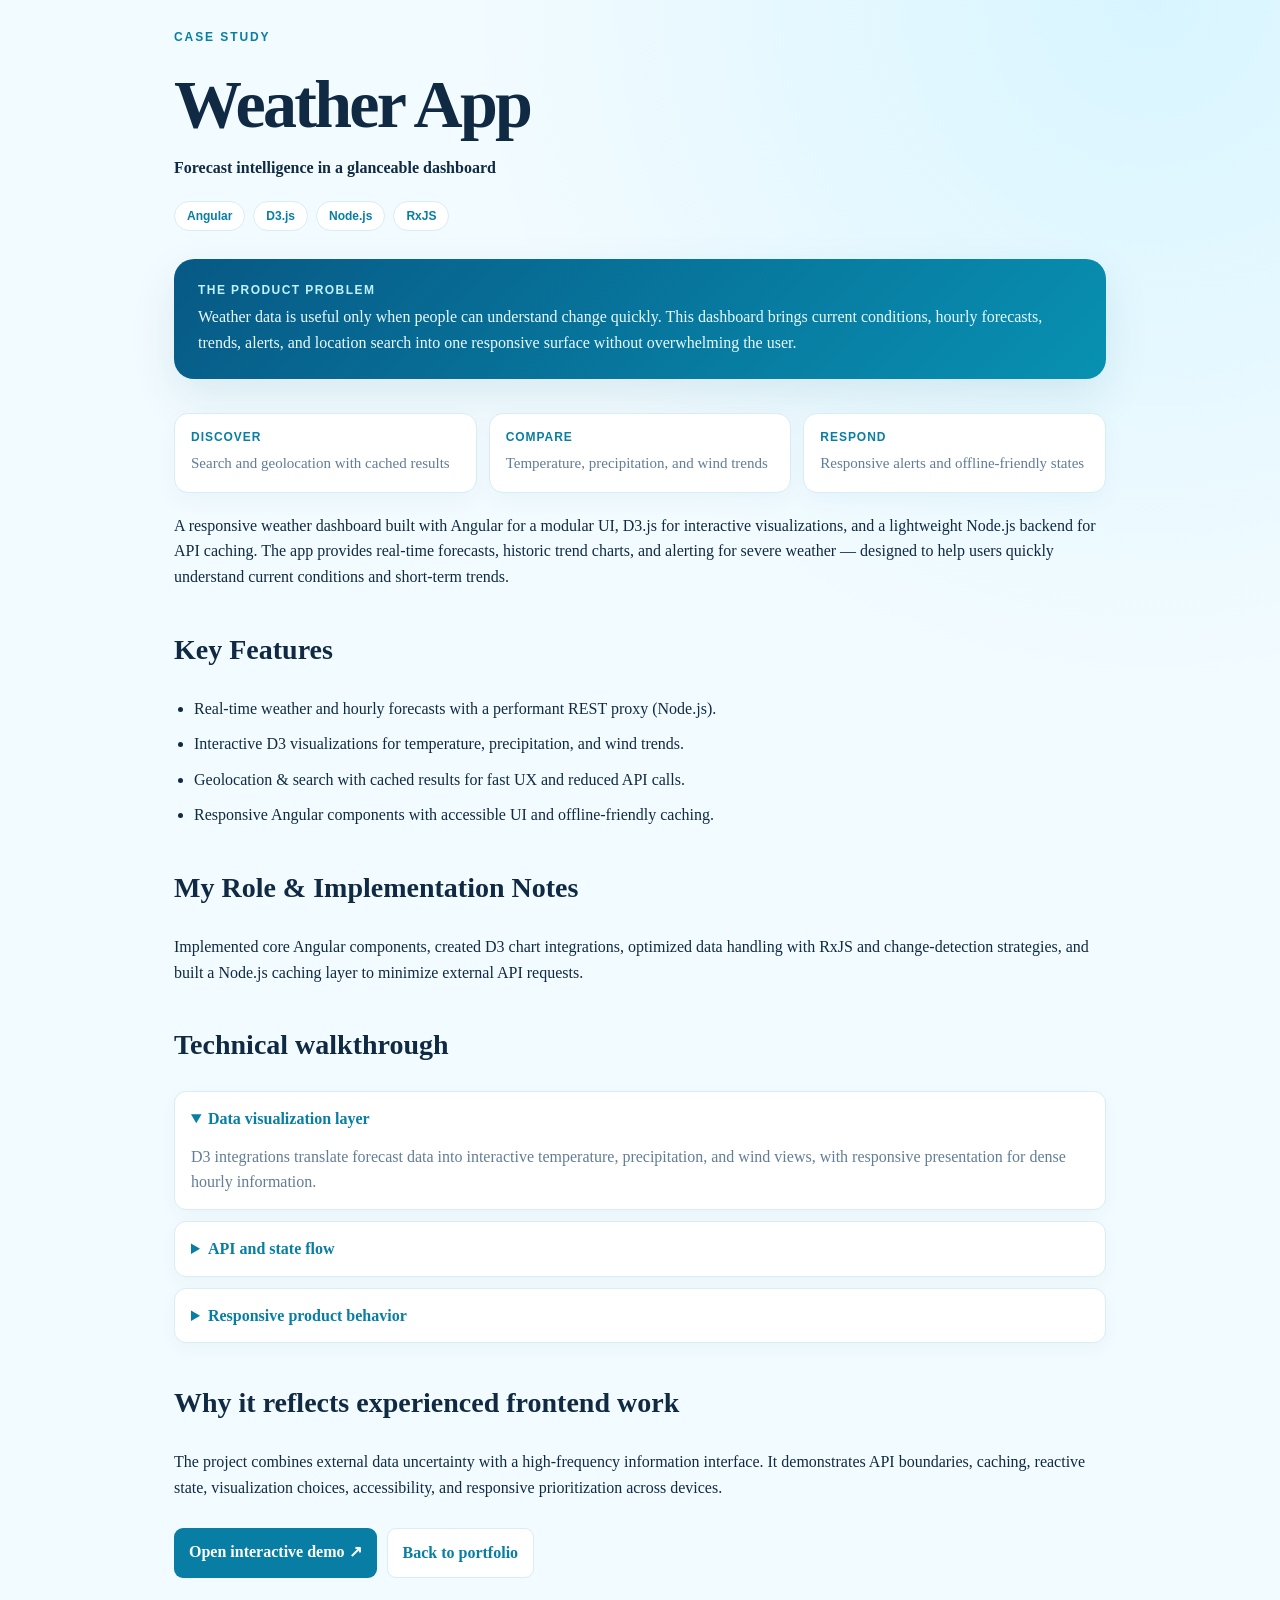
<file: weather-app.html>
<!DOCTYPE html>
<html lang="en">
<head>
  <meta charset="utf-8" />
  <meta name="viewport" content="width=device-width, initial-scale=1" />
  <title>Weather App Demo | Mahima Gokhe</title>
  <style>
    body {
      font-family: -apple-system, BlinkMacSystemFont, "Segoe UI", Roboto, Helvetica, Arial, sans-serif;
      max-width: 760px;
      margin: 0 auto;
      padding: 24px;
      line-height: 1.6;
      background: #fff;
      color: #222;
    }
    h1, h2 { color: #0277bd; }
    a { color: #0277bd; text-decoration: none; }
    a:hover { text-decoration: underline; }
    .feature-list { margin: 16px 0 24px; padding-left: 20px; }
    .feature-list li { margin-bottom: 10px; }
    .back-link { margin-top: 24px; display: inline-block; }
    .meta { color: #555; margin-bottom: 12px; }
    :root{--accent:#087ea4;--ink:#102a43;--muted:#627d98;--paper:#f2fbff;--panel:#fff;--line:#d8edf4;--shadow:0 18px 45px rgba(0,91,122,.1)}*{box-sizing:border-box}body{max-width:980px;padding:30px 24px 60px;background:radial-gradient(circle at 90% 0,#d8f5ff,transparent 34%),var(--paper);color:var(--ink);font-family:Georgia,serif}body:before{content:'CASE STUDY';display:block;color:var(--accent);font:700 12px 'Trebuchet MS',sans-serif;letter-spacing:.16em;margin-bottom:26px}h1{font-size:clamp(36px,7vw,68px);line-height:1.02;letter-spacing:-.04em;margin:0 0 16px;color:var(--ink)}h2{font-size:28px;margin-top:38px;color:var(--ink)}a{color:var(--accent);font-weight:600}.meta{display:flex;flex-wrap:wrap;gap:8px;color:var(--accent);margin:20px 0 28px}.meta strong{background:var(--panel);border:1px solid var(--line);border-radius:999px;padding:7px 12px;font:700 12px 'Trebuchet MS',sans-serif}.hero{background:linear-gradient(135deg,#075985,#0891b2);color:#fff;border-radius:20px;padding:24px;margin:20px 0 34px;box-shadow:var(--shadow)}.hero strong{display:block;color:#bff2ff;font:700 12px 'Trebuchet MS',sans-serif;letter-spacing:.12em;text-transform:uppercase;margin-bottom:7px}.hero p{margin:0;color:#e8fbff}.insight-grid{display:grid;grid-template-columns:repeat(3,1fr);gap:12px;margin:20px 0}.insight{background:var(--panel);border:1px solid var(--line);border-radius:14px;padding:16px;box-shadow:0 8px 22px rgba(0,91,122,.04)}.insight b{display:block;font:700 12px 'Trebuchet MS',sans-serif;color:var(--accent);letter-spacing:.08em;text-transform:uppercase;margin-bottom:6px}.insight span{font-size:15px;color:var(--muted)}details{background:var(--panel);border:1px solid var(--line);border-radius:12px;padding:14px 16px;margin:11px 0;box-shadow:0 6px 18px rgba(0,91,122,.04)}summary{cursor:pointer;font-weight:700;color:var(--accent)}details p{color:var(--muted);margin:12px 0 0}.actions{display:flex;flex-wrap:wrap;gap:10px;margin-top:28px}.action{display:inline-block;padding:11px 15px;border-radius:9px;background:var(--accent);color:#fff;text-decoration:none}.action.secondary{background:var(--panel);border:1px solid var(--line);color:var(--accent)}@media(max-width:600px){body{padding:22px 16px 44px}.insight-grid{grid-template-columns:1fr}h2{font-size:24px}}
  </style>
</head>
<body>
  <h1>Weather App</h1>
  <p><strong>Forecast intelligence in a glanceable dashboard</strong></p><p class="meta"><strong>Angular</strong><strong>D3.js</strong><strong>Node.js</strong><strong>RxJS</strong></p>
  <section class="hero"><strong>The product problem</strong><p>Weather data is useful only when people can understand change quickly. This dashboard brings current conditions, hourly forecasts, trends, alerts, and location search into one responsive surface without overwhelming the user.</p></section>
  <div class="insight-grid"><div class="insight"><b>Discover</b><span>Search and geolocation with cached results</span></div><div class="insight"><b>Compare</b><span>Temperature, precipitation, and wind trends</span></div><div class="insight"><b>Respond</b><span>Responsive alerts and offline-friendly states</span></div></div>

  <p>
    A responsive weather dashboard built with Angular for a modular UI, D3.js for interactive visualizations, and a
    lightweight Node.js backend for API caching. The app provides real-time forecasts, historic trend charts, and
    alerting for severe weather — designed to help users quickly understand current conditions and short-term trends.
  </p>

  <h2>Key Features</h2>
  <ul class="feature-list">
    <li>Real-time weather and hourly forecasts with a performant REST proxy (Node.js).</li>
    <li>Interactive D3 visualizations for temperature, precipitation, and wind trends.</li>
    <li>Geolocation & search with cached results for fast UX and reduced API calls.</li>
    <li>Responsive Angular components with accessible UI and offline-friendly caching.</li>
  </ul>

  <h2>My Role & Implementation Notes</h2>
  <p>
    Implemented core Angular components, created D3 chart integrations, optimized data handling with RxJS and
    change-detection strategies, and built a Node.js caching layer to minimize external API requests.
  </p>

  <h2>Technical walkthrough</h2><details open><summary>Data visualization layer</summary><p>D3 integrations translate forecast data into interactive temperature, precipitation, and wind views, with responsive presentation for dense hourly information.</p></details><details><summary>API and state flow</summary><p>Angular components use RxJS for asynchronous weather data, while a Node.js proxy caches responses to reduce repeated external requests and improve perceived speed.</p></details><details><summary>Responsive product behavior</summary><p>Search, current conditions, chart, hourly cards, alerts, loading states, and offline-friendly caching are designed as connected states rather than isolated screens.</p></details>
  <h2>Why it reflects experienced frontend work</h2><p>The project combines external data uncertainty with a high-frequency information interface. It demonstrates API boundaries, caching, reactive state, visualization choices, accessibility, and responsive prioritization across devices.</p>
  <div class="actions"><a class="action" href="weather-app.component.html">Open interactive demo ↗</a><a class="action secondary" href="index.html">Back to portfolio</a></div>
</body>
</html>
</file>
